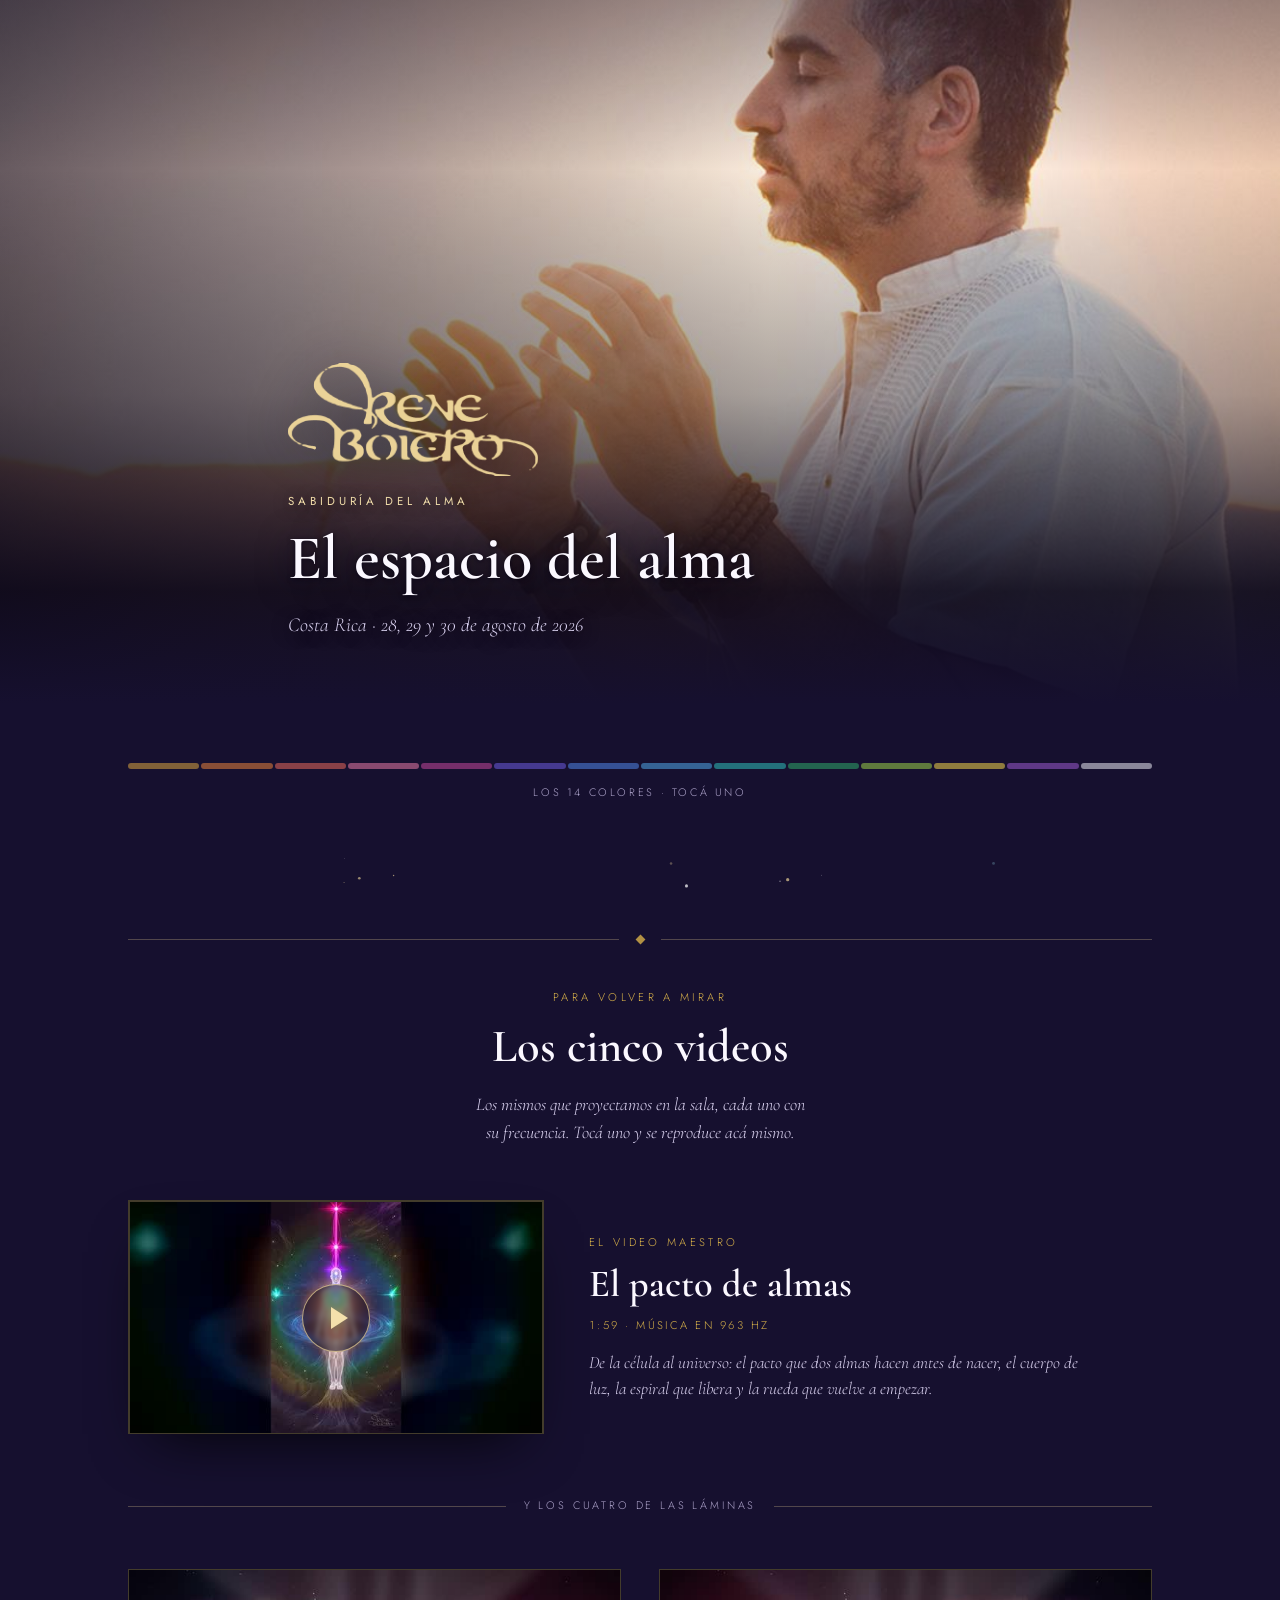
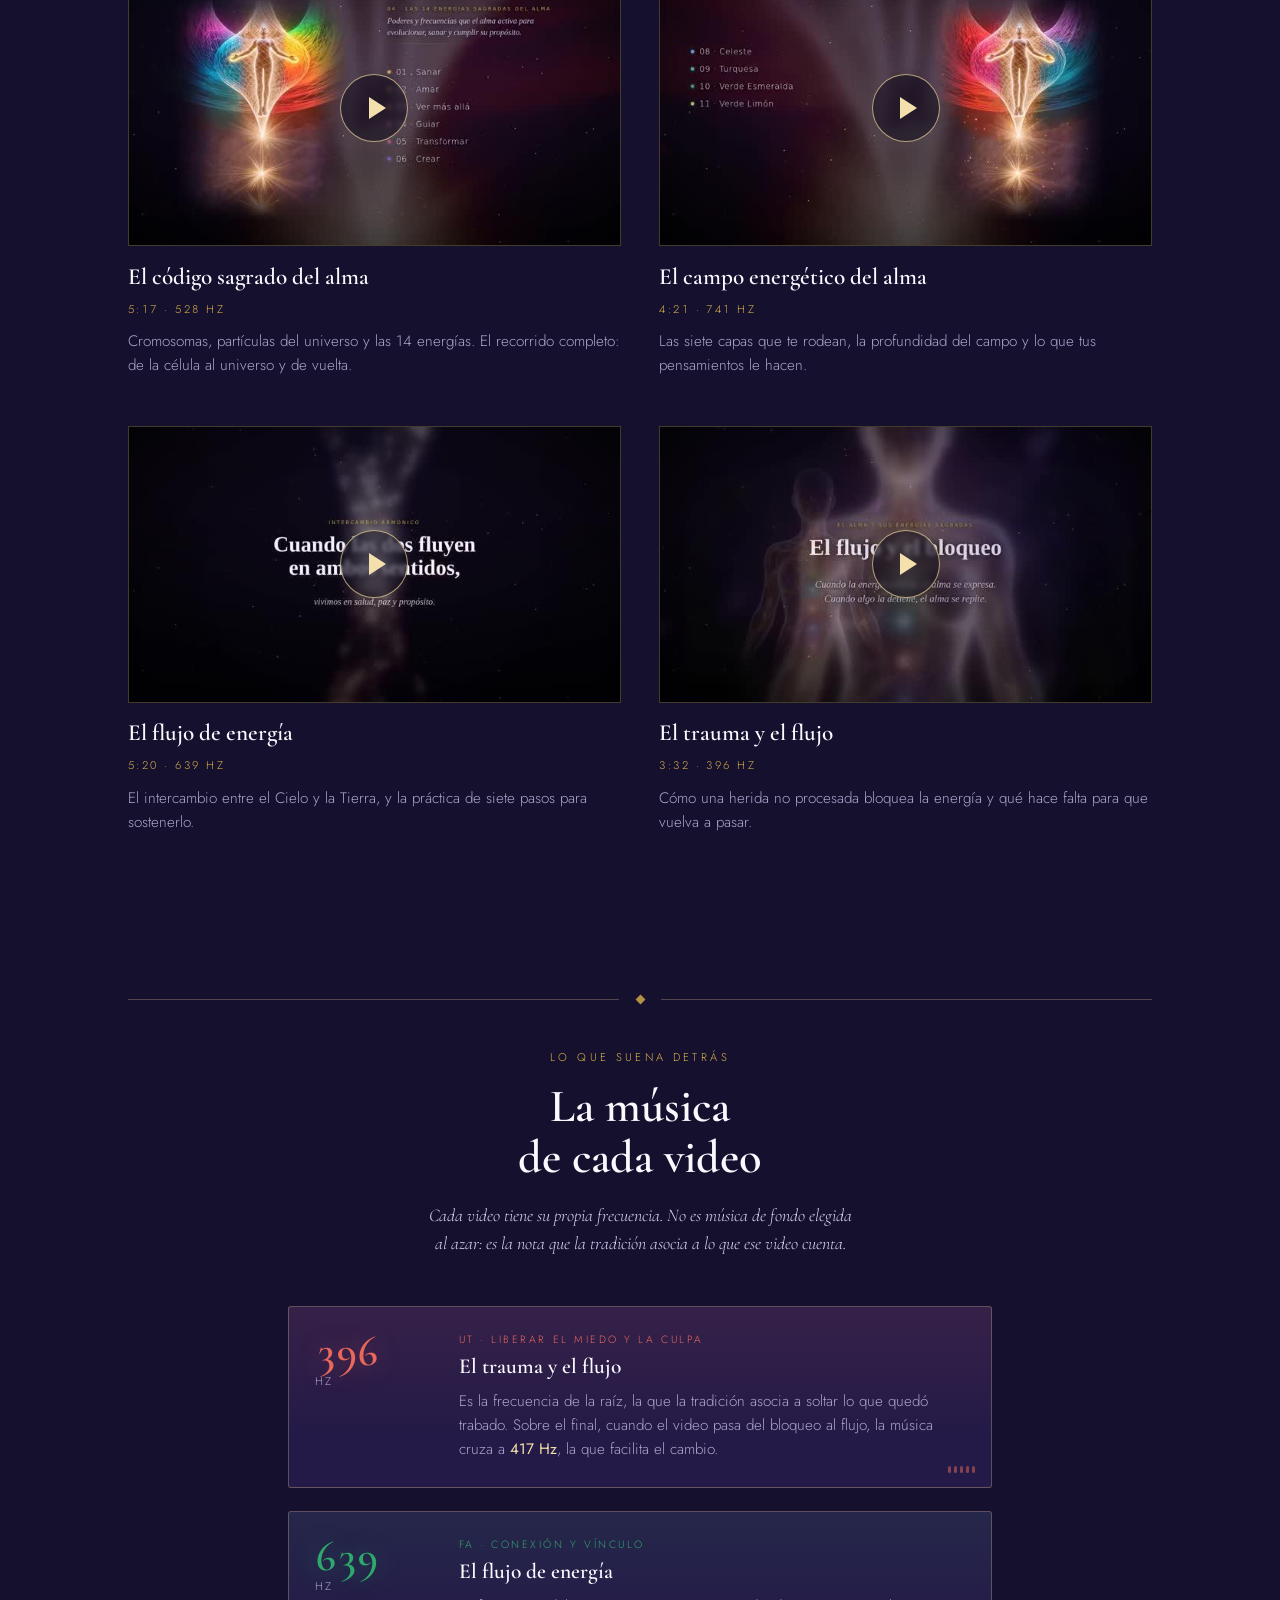
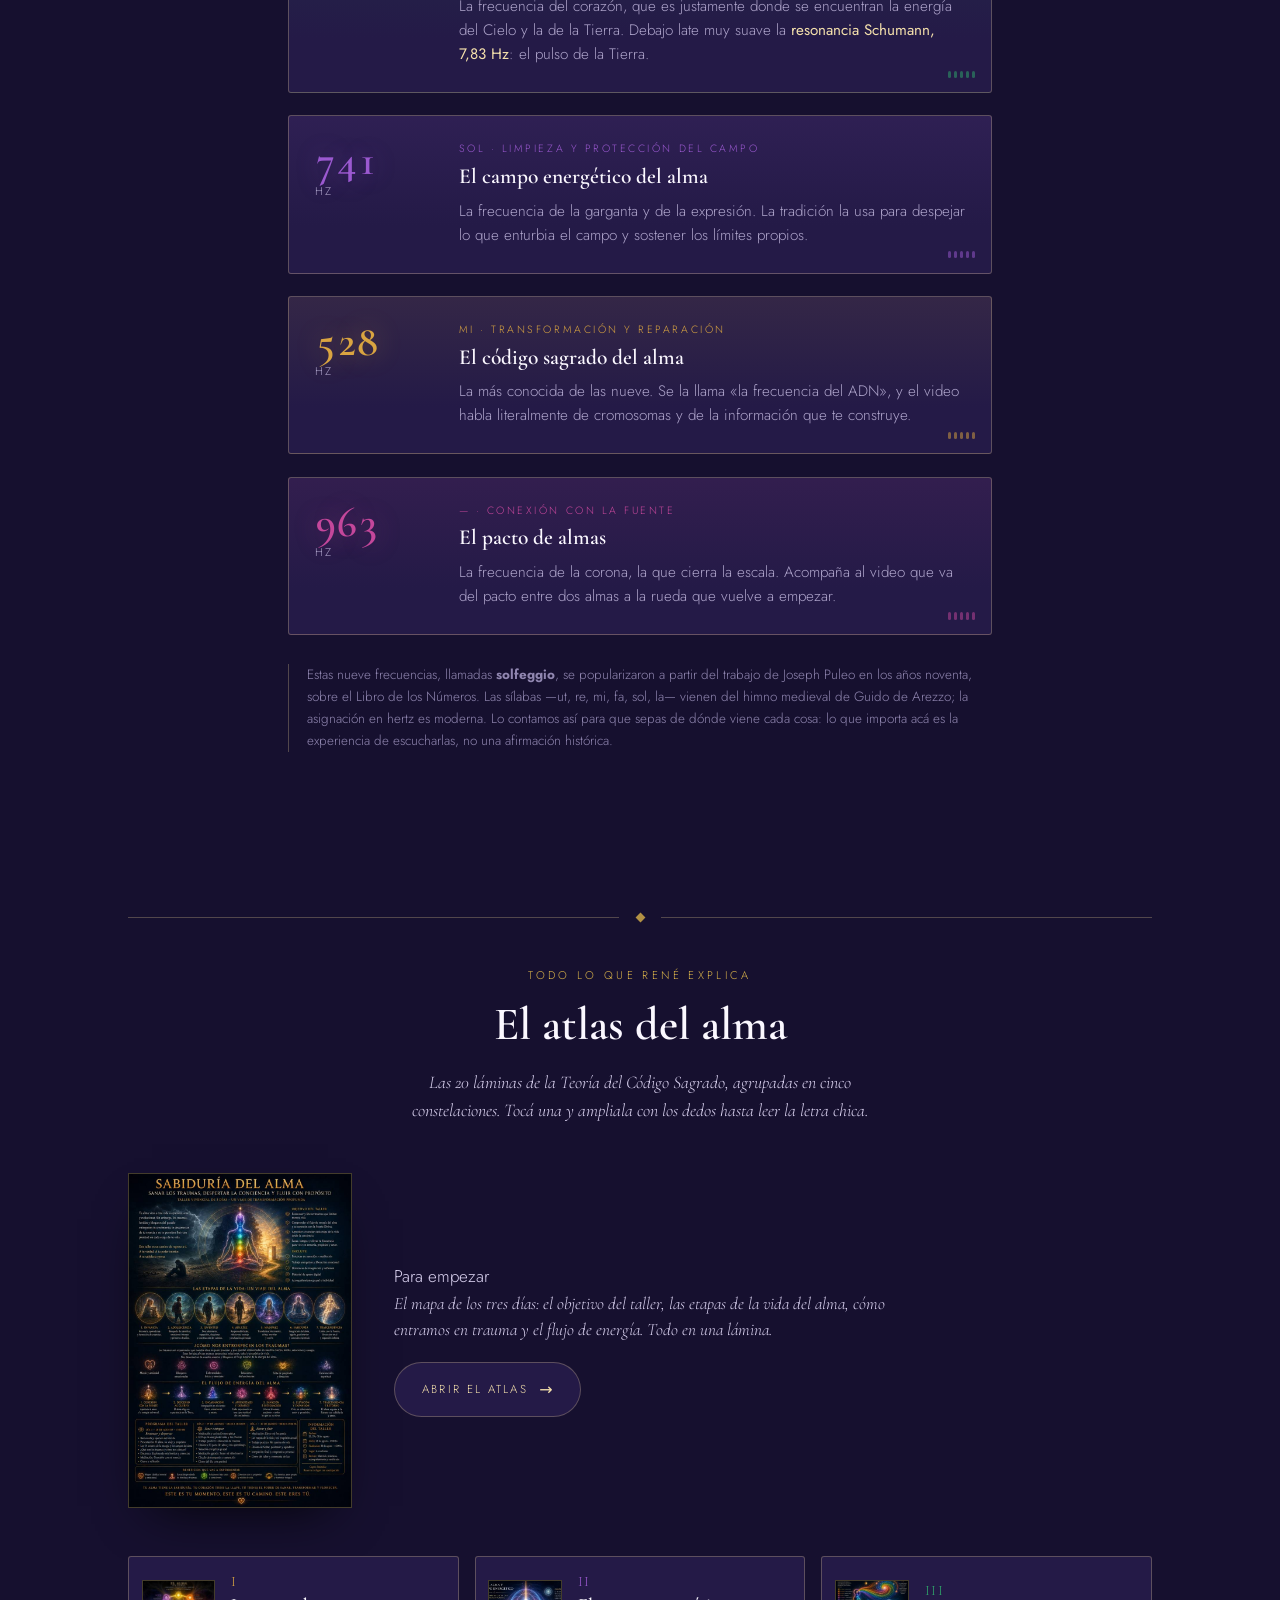
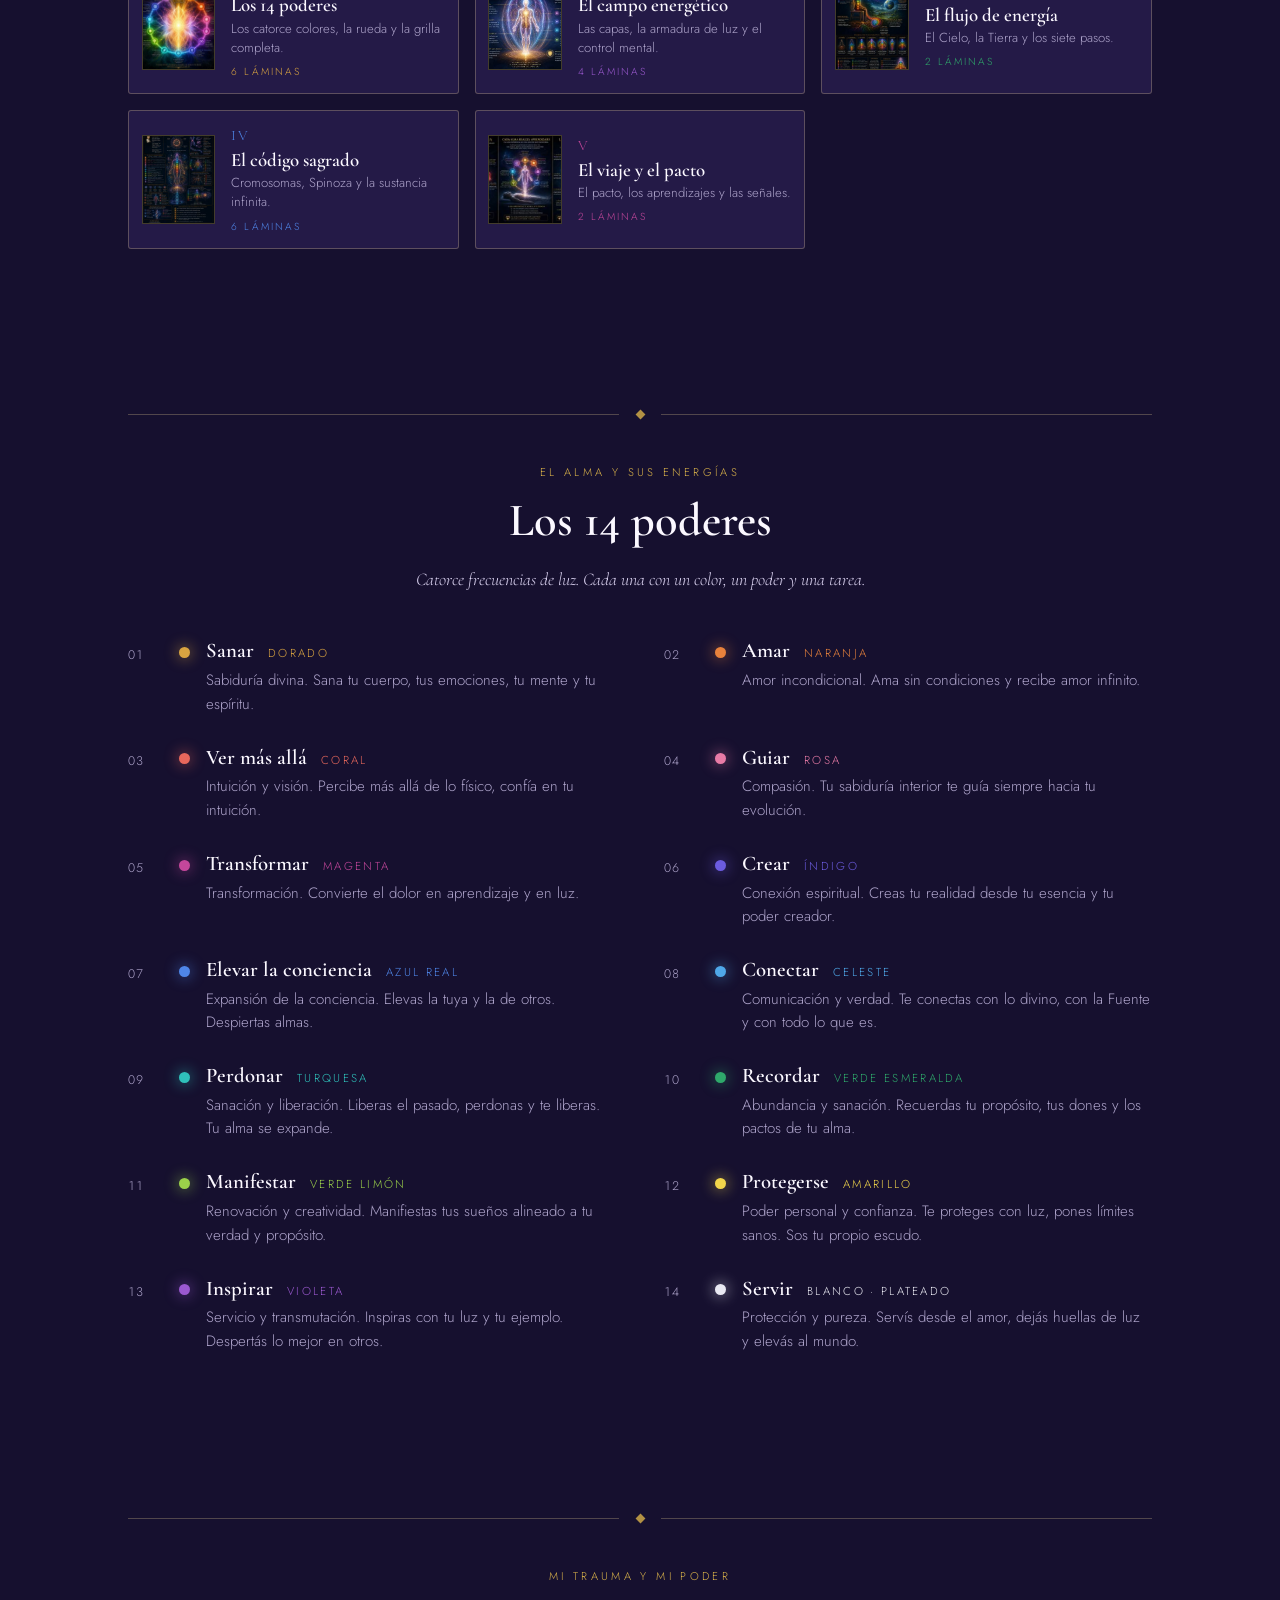
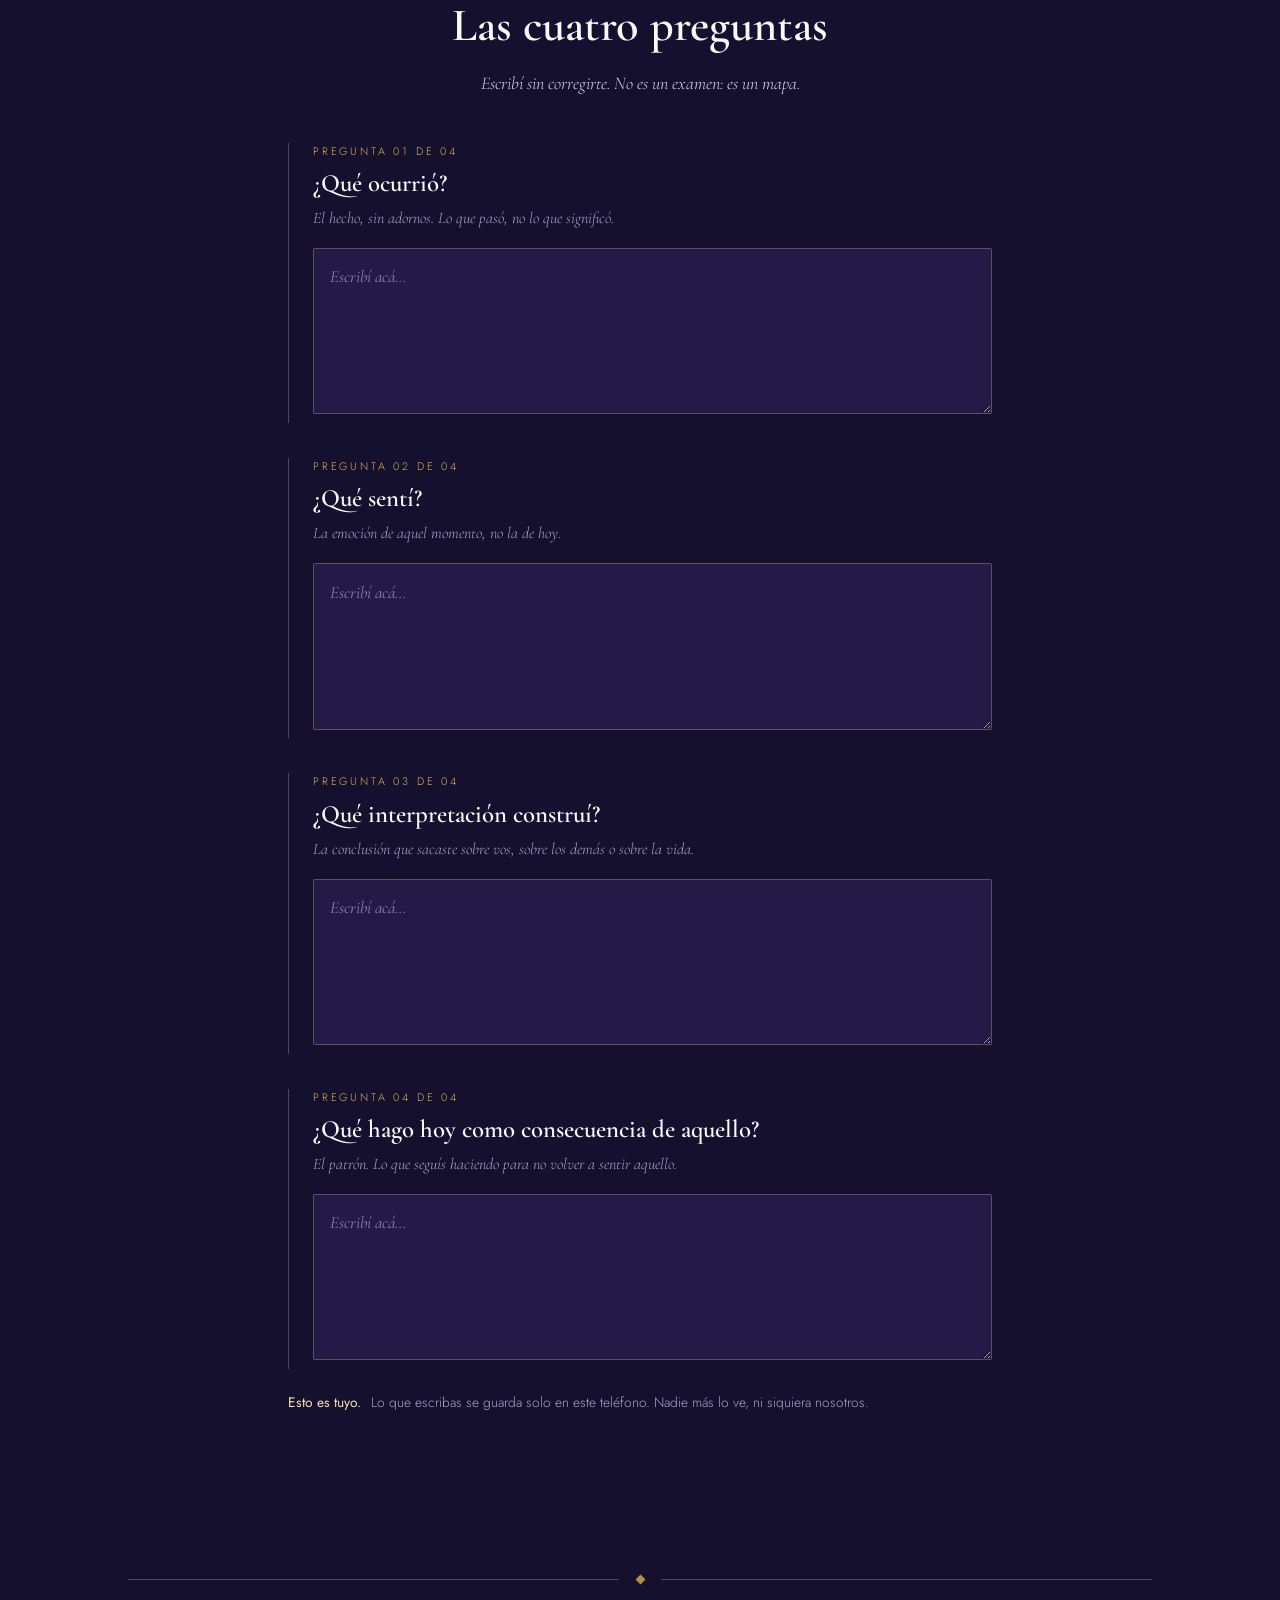
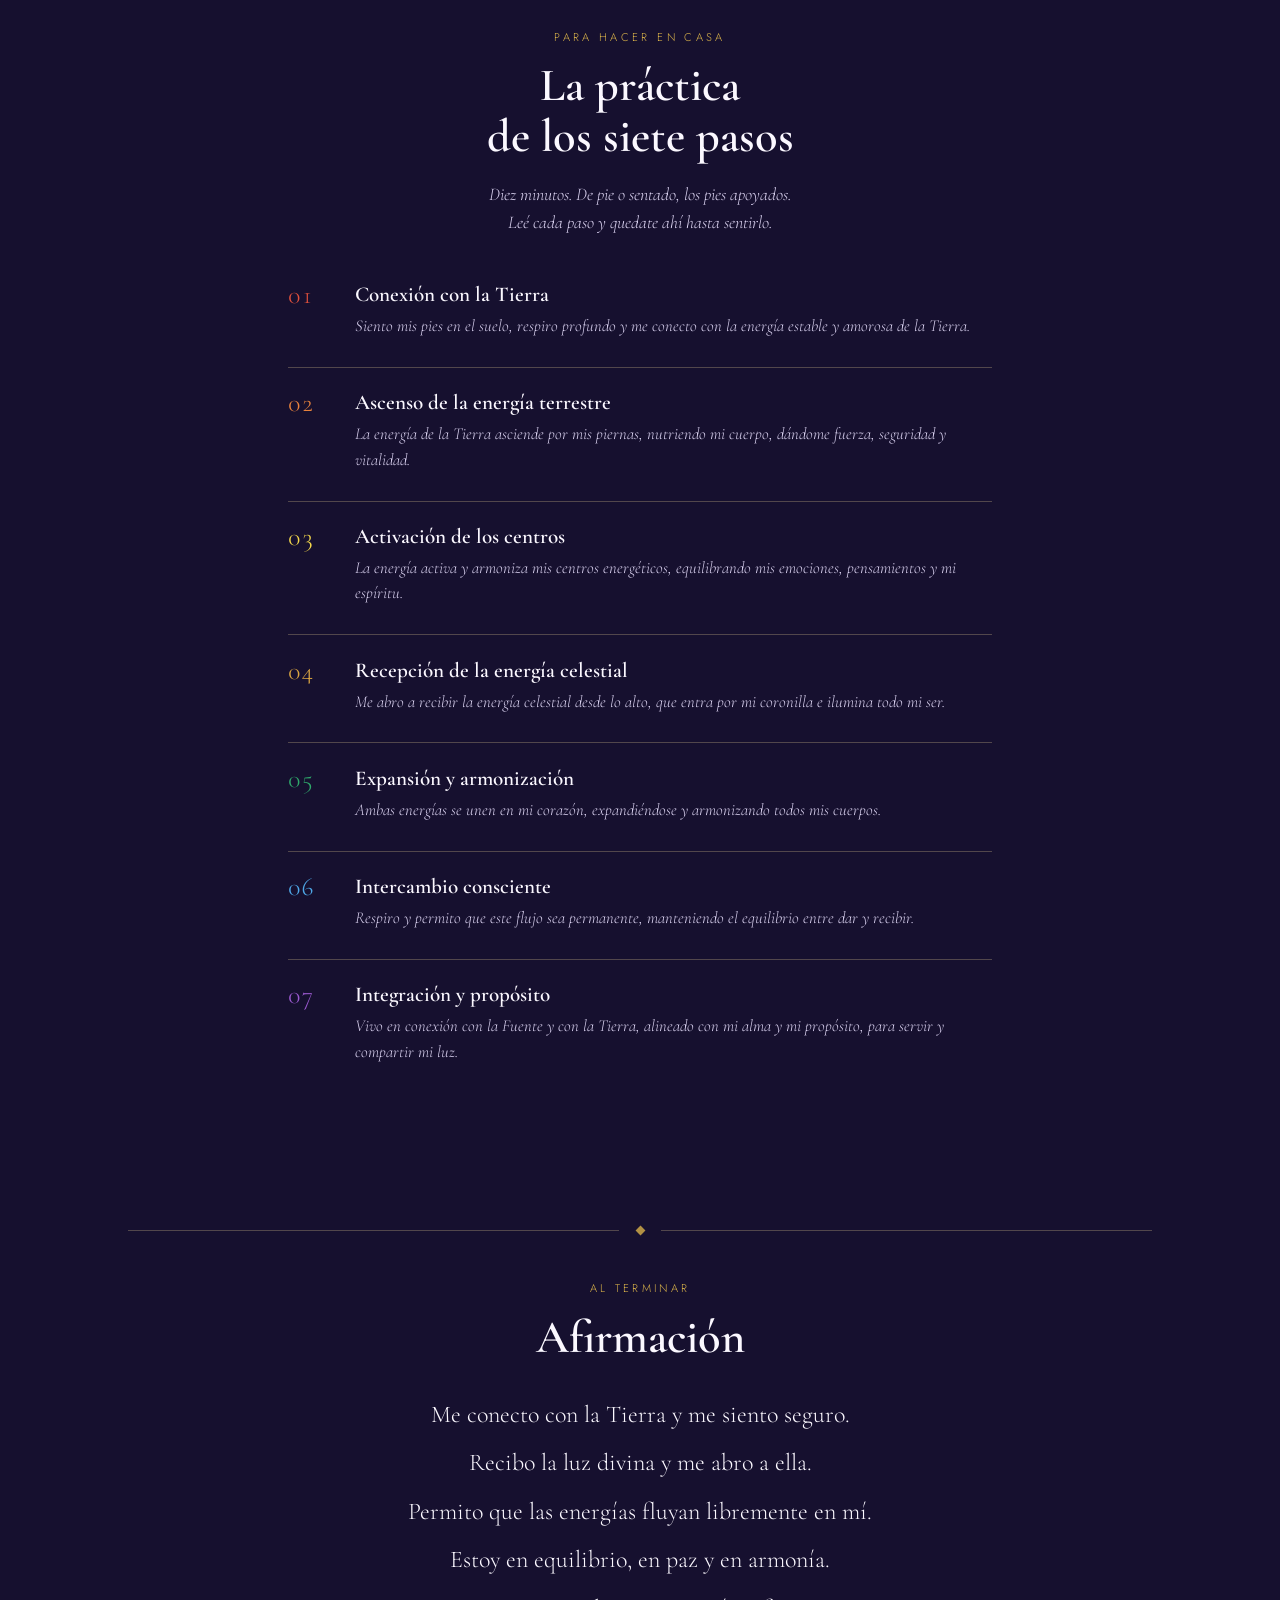
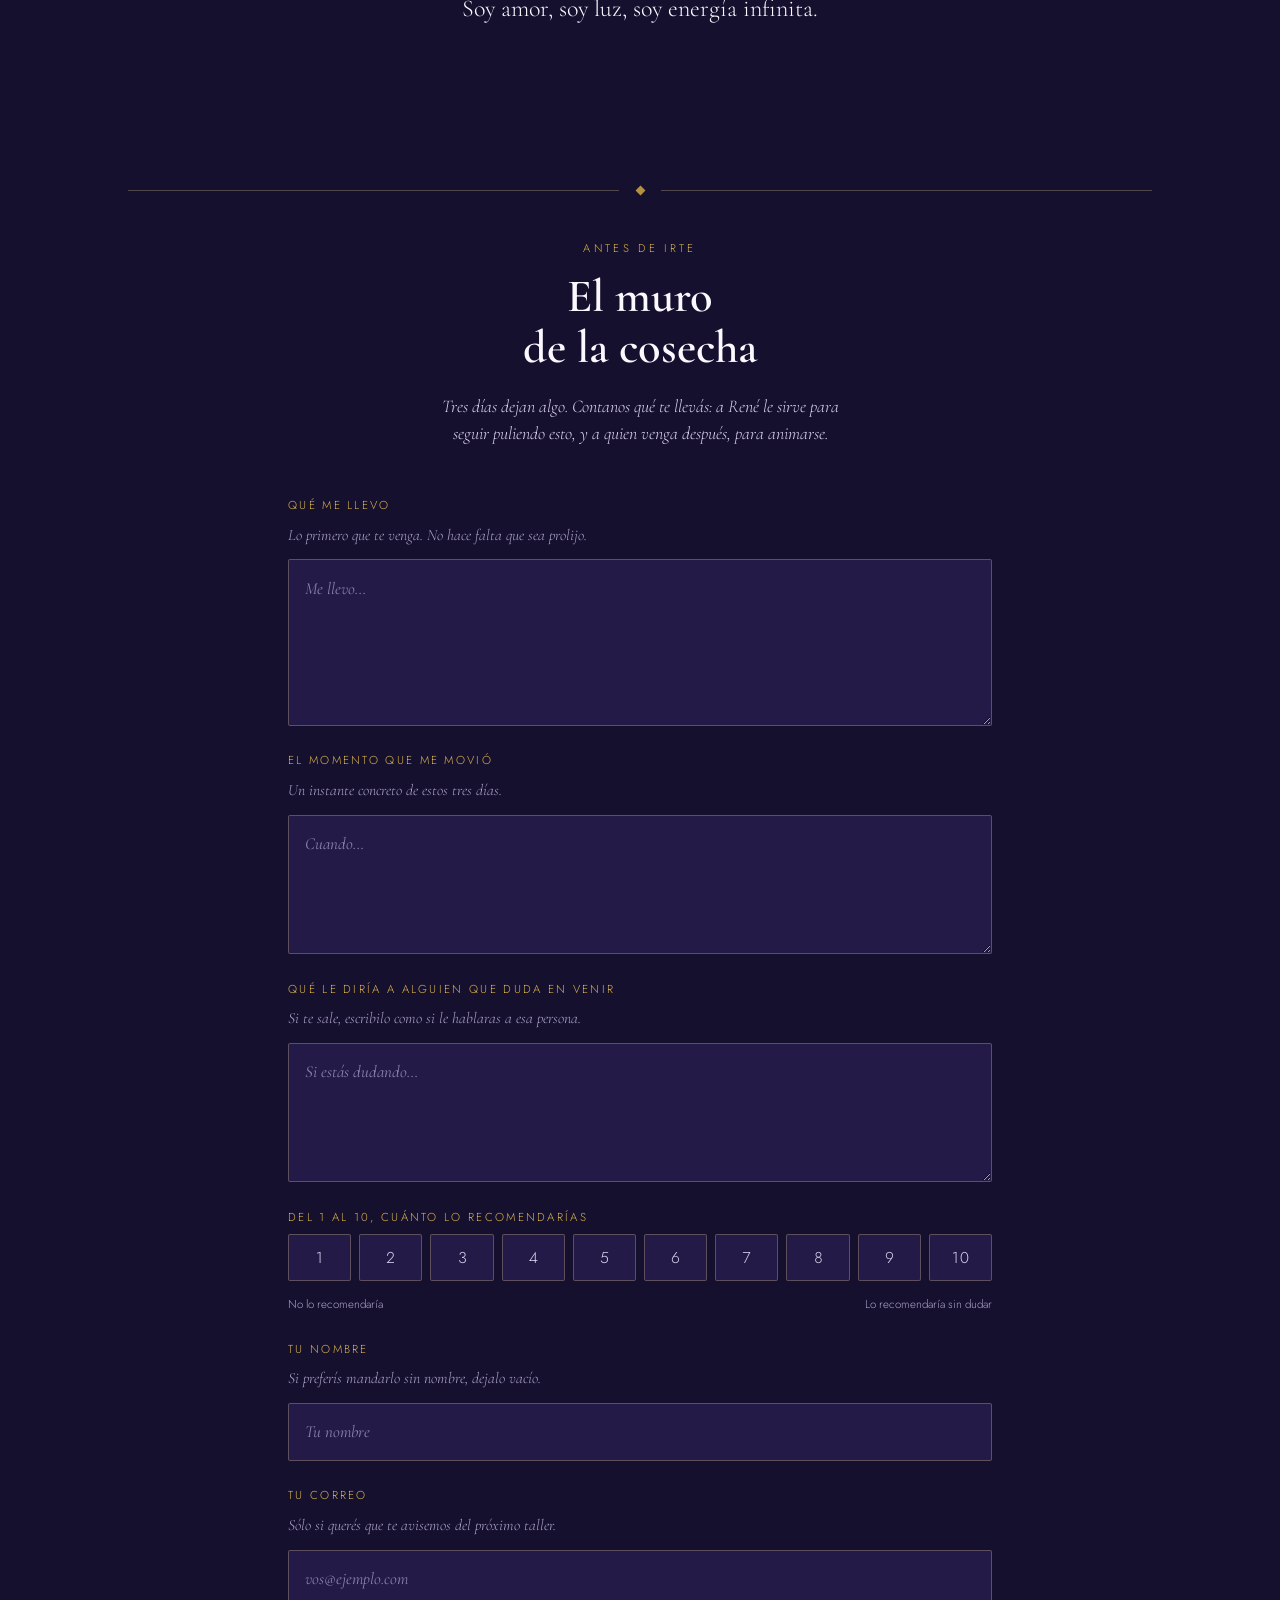
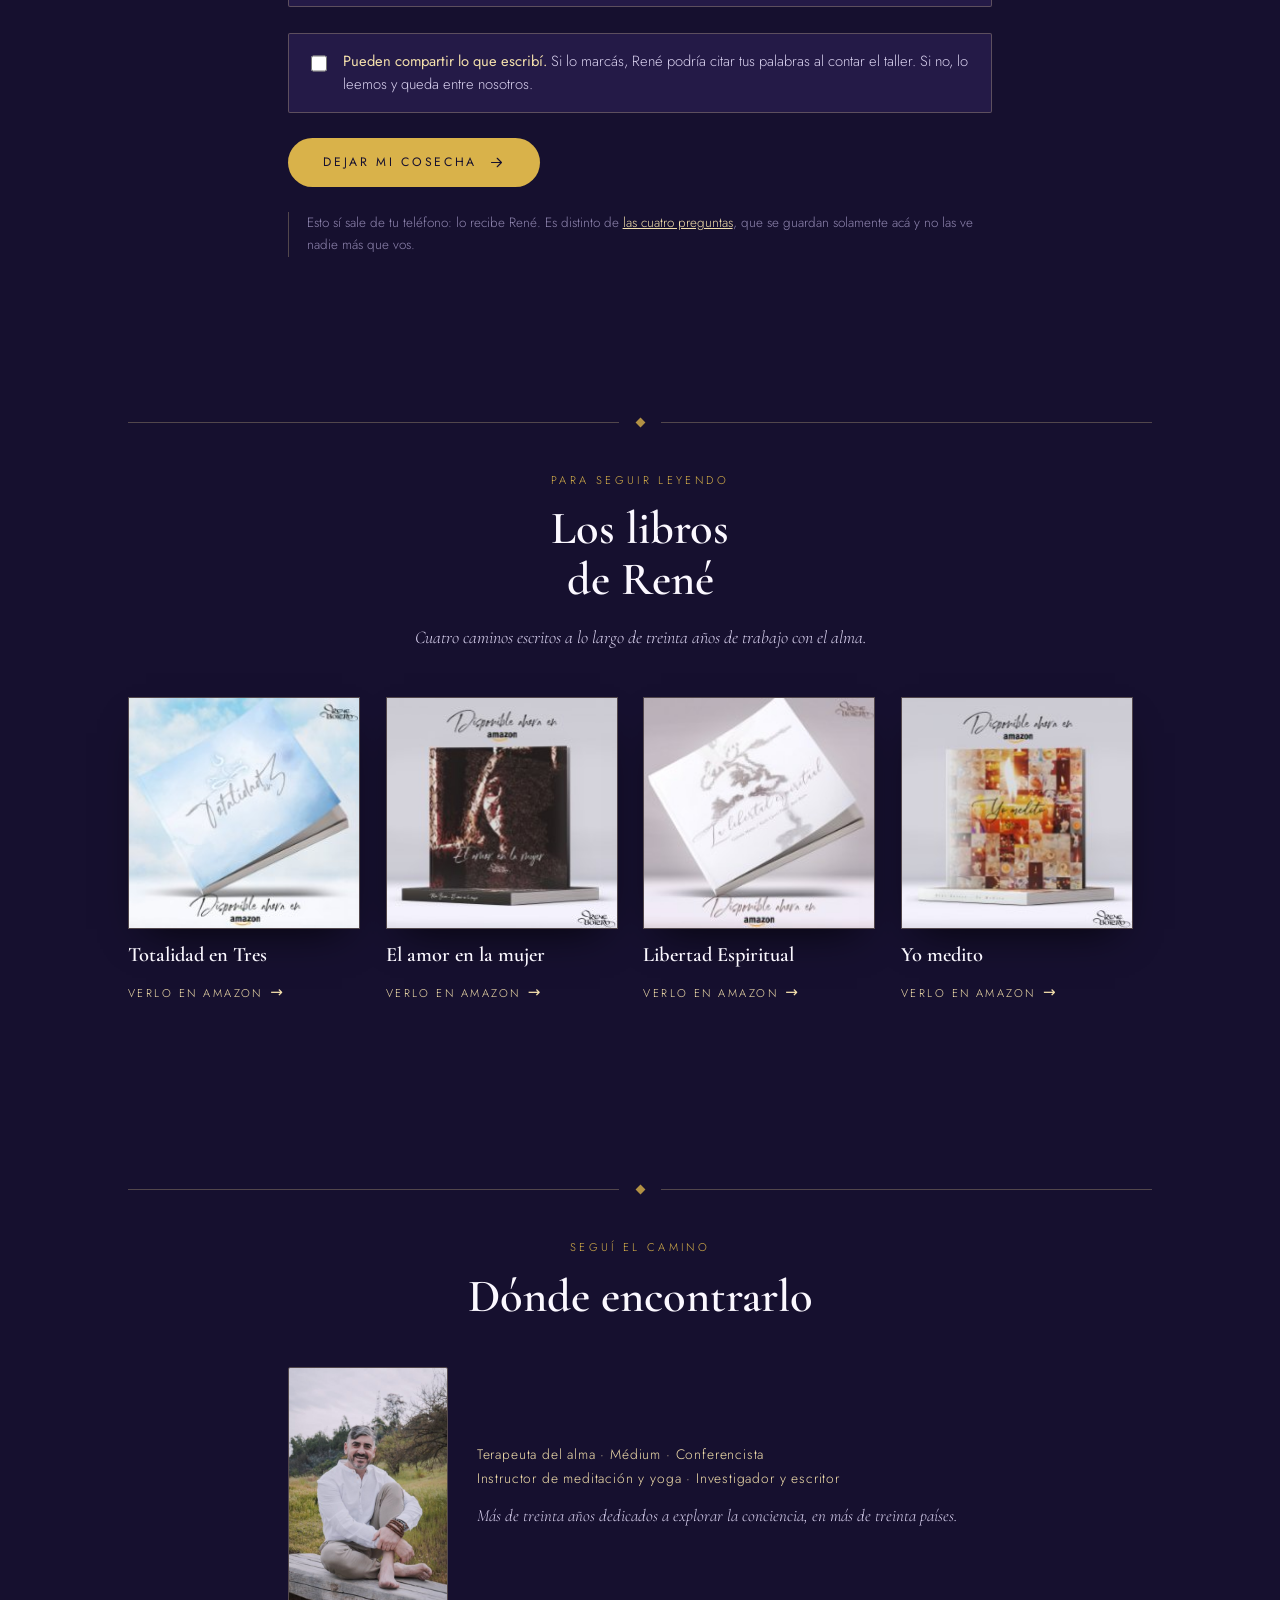
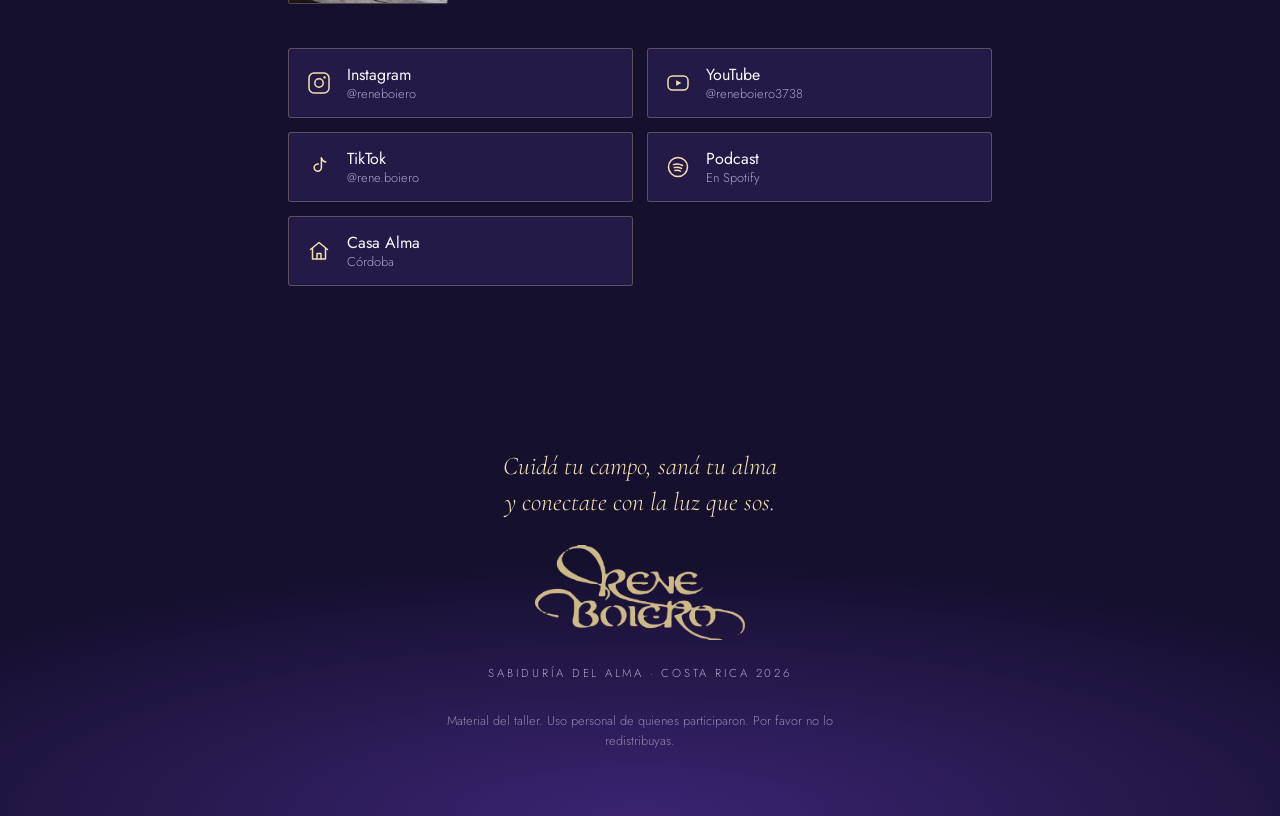
<file: index.html>
<!doctype html>
<html lang="es">
<head>
<meta charset="utf-8">
<meta name="viewport" content="width=device-width,initial-scale=1">
<title>El espacio del alma · Sabiduría del alma, Costa Rica 2026</title>
<meta name="description" content="Todo el material del taller de René Boiero: los cinco videos, las 20 láminas, los 14 poderes y la práctica de los siete pasos.">
<meta name="robots" content="noindex,nofollow">
<meta property="og:title" content="El espacio del alma · Sabiduría del alma, Costa Rica 2026">
<meta property="og:description" content="Todo el material del taller de René Boiero: los cinco videos, las 20 láminas, los 14 poderes y la práctica de los siete pasos.">
<meta property="og:type" content="website">
<meta property="og:image" content="img/hero.jpg">
<link rel="icon" href="img/icono.png">
<link rel="apple-touch-icon" href="img/icono.png">
<link rel="preconnect" href="https://fonts.googleapis.com">
<link rel="preconnect" href="https://fonts.gstatic.com" crossorigin>
<link rel="stylesheet" href="https://fonts.googleapis.com/css2?family=Cormorant+Garamond:ital,wght@0,400;0,600;1,400&family=Jost:wght@200;300;400;500&display=swap">
<link rel="stylesheet" href="css/alma.css?v=db56aa14">
</head>
<body>

<canvas id="cielo" aria-hidden="true"></canvas>

<header class="portada">
  <div class="hero">
    <img class="heroFoto" src="img/hero.jpg" alt="René Boiero" fetchpriority="high">
    <div class="heroVelo" aria-hidden="true"></div>
    <div class="env heroTexto">
      <img class="firma" src="img/logo.png" alt="René Boiero" width="250" height="112">
      <p class="marca">Sabiduría del alma</p>
      <h1>El espacio del alma</h1>
      <p class="donde">Costa Rica · 28, 29 y 30 de agosto de 2026</p>
    </div>
  </div>
  <nav class="cinta" aria-label="Los 14 poderes"><button class="tramo" style="--c:#D9A441" data-ir="p01" aria-label="Sanar · Dorado"><span></span></button><button class="tramo" style="--c:#E8823C" data-ir="p02" aria-label="Amar · Naranja"><span></span></button><button class="tramo" style="--c:#E8685C" data-ir="p03" aria-label="Ver más allá · Coral"><span></span></button><button class="tramo" style="--c:#E87BA6" data-ir="p04" aria-label="Guiar · Rosa"><span></span></button><button class="tramo" style="--c:#C4479B" data-ir="p05" aria-label="Transformar · Magenta"><span></span></button><button class="tramo" style="--c:#6C5CE0" data-ir="p06" aria-label="Crear · Índigo"><span></span></button><button class="tramo" style="--c:#4F86E8" data-ir="p07" aria-label="Elevar la conciencia · Azul Real"><span></span></button><button class="tramo" style="--c:#4FA8E8" data-ir="p08" aria-label="Conectar · Celeste"><span></span></button><button class="tramo" style="--c:#2FC0BA" data-ir="p09" aria-label="Perdonar · Turquesa"><span></span></button><button class="tramo" style="--c:#2FA96B" data-ir="p10" aria-label="Recordar · Verde Esmeralda"><span></span></button><button class="tramo" style="--c:#9BD14A" data-ir="p11" aria-label="Manifestar · Verde Limón"><span></span></button><button class="tramo" style="--c:#F2D64B" data-ir="p12" aria-label="Protegerse · Amarillo"><span></span></button><button class="tramo" style="--c:#9B59D0" data-ir="p13" aria-label="Inspirar · Violeta"><span></span></button><button class="tramo" style="--c:#E9E9F2" data-ir="p14" aria-label="Servir · Blanco · Plateado"><span></span></button></nav>
  <p class="leyenda">Los 14 colores · tocá uno</p>
</header>

<main>
  <section id="videos">
    <div class="regla"><i></i></div>
    <div class="env"><div class="titulo"><span class="ojo">Para volver a mirar</span>
      <h2>Los cinco videos</h2></div>
      <p class="entrada">Los mismos que proyectamos en la sala, cada uno con su
      frecuencia. Tocá uno y se reproduce acá mismo.</p></div>
    <div class="env-amplio">
      
      <div class="maestro">
        <div class="maestroMarco"><div class="marco" id="alma" data-yt="mUv2Fv13Ay8"
             data-titulo="El pacto de almas">
          <img src="img/pos-alma.jpg" alt="" loading="lazy" width="1280" height="720">
          <button class="jugar" type="button">
            <span class="sr">Reproducir El pacto de almas</span>
          </button>
        </div></div>
        <div class="maestroPie">
          <span class="ojo">El video maestro</span>
          <span class="maestroTit">El pacto de almas</span>
          <span class="dur">1:59 · música en 963 Hz</span>
          <span class="maestroDesc">De la célula al universo: el pacto que dos almas hacen antes de nacer, el cuerpo de luz, la espiral que libera y la rueda que vuelve a empezar.</span>
        </div>
      </div>
      <p class="separa">Y los cuatro de las láminas</p>
      <div class="piezas">
      <article class="pieza">
        <div class="marco" id="codigo" data-yt="fHCubWfbF18"
             data-titulo="El código sagrado del alma">
          <img src="img/pos-codigo.jpg" alt="" loading="lazy" width="1280" height="720">
          <button class="jugar" type="button">
            <span class="sr">Reproducir El código sagrado del alma</span>
          </button>
        </div>
        <div class="pie">
          <h3>El código sagrado del alma</h3>
          <p class="dur">5:17 · 528 Hz</p>
          <p class="desc">Cromosomas, partículas del universo y las 14 energías. El recorrido completo: de la célula al universo y de vuelta.</p>
        </div>
      </article>
      <article class="pieza">
        <div class="marco" id="campo" data-yt="as57bVd872E"
             data-titulo="El campo energético del alma">
          <img src="img/pos-campo.jpg" alt="" loading="lazy" width="1280" height="720">
          <button class="jugar" type="button">
            <span class="sr">Reproducir El campo energético del alma</span>
          </button>
        </div>
        <div class="pie">
          <h3>El campo energético del alma</h3>
          <p class="dur">4:21 · 741 Hz</p>
          <p class="desc">Las siete capas que te rodean, la profundidad del campo y lo que tus pensamientos le hacen.</p>
        </div>
      </article>
      <article class="pieza">
        <div class="marco" id="flujo" data-yt="DAlA99_SswA"
             data-titulo="El flujo de energía">
          <img src="img/pos-flujo.jpg" alt="" loading="lazy" width="1280" height="720">
          <button class="jugar" type="button">
            <span class="sr">Reproducir El flujo de energía</span>
          </button>
        </div>
        <div class="pie">
          <h3>El flujo de energía</h3>
          <p class="dur">5:20 · 639 Hz</p>
          <p class="desc">El intercambio entre el Cielo y la Tierra, y la práctica de siete pasos para sostenerlo.</p>
        </div>
      </article>
      <article class="pieza">
        <div class="marco" id="trauma" data-yt="BuE9UkJqnJ0"
             data-titulo="El trauma y el flujo">
          <img src="img/pos-trauma.jpg" alt="" loading="lazy" width="1280" height="720">
          <button class="jugar" type="button">
            <span class="sr">Reproducir El trauma y el flujo</span>
          </button>
        </div>
        <div class="pie">
          <h3>El trauma y el flujo</h3>
          <p class="dur">3:32 · 396 Hz</p>
          <p class="desc">Cómo una herida no procesada bloquea la energía y qué hace falta para que vuelva a pasar.</p>
        </div>
      </article></div>
    </div>
  </section>

  <section id="musica">
    <div class="regla"><i></i></div>
    <div class="env"><div class="titulo"><span class="ojo">Lo que suena detrás</span>
      <h2>La música<br>de cada video</h2></div>
      <p class="entrada">Cada video tiene su propia frecuencia. No es música de
      fondo elegida al azar: es la nota que la tradición asocia a lo que ese
      video cuenta.</p>
      <ol class="frecs">
      <li class="frec" style="--c:#E8685C">
        <span class="hz"><b>396</b><i>Hz</i></span>
        <div class="frecTxt">
          <span class="frecOjo">UT · Liberar el miedo y la culpa</span>
          <h3>El trauma y el flujo</h3>
          <p>Es la frecuencia de la raíz, la que la tradición asocia a soltar lo que quedó trabado. Sobre el final, cuando el video pasa del bloqueo al flujo, la música cruza a <b>417 Hz</b>, la que facilita el cambio.</p>
        </div>
        <span class="onda" aria-hidden="true">
          <span></span><span></span><span></span><span></span><span></span>
        </span>
      </li>
      <li class="frec" style="--c:#2FA96B">
        <span class="hz"><b>639</b><i>Hz</i></span>
        <div class="frecTxt">
          <span class="frecOjo">FA · Conexión y vínculo</span>
          <h3>El flujo de energía</h3>
          <p>La frecuencia del corazón, que es justamente donde se encuentran la energía del Cielo y la de la Tierra. Debajo late muy suave la <b>resonancia Schumann, 7,83 Hz</b>: el pulso de la Tierra.</p>
        </div>
        <span class="onda" aria-hidden="true">
          <span></span><span></span><span></span><span></span><span></span>
        </span>
      </li>
      <li class="frec" style="--c:#9B59D0">
        <span class="hz"><b>741</b><i>Hz</i></span>
        <div class="frecTxt">
          <span class="frecOjo">SOL · Limpieza y protección del campo</span>
          <h3>El campo energético del alma</h3>
          <p>La frecuencia de la garganta y de la expresión. La tradición la usa para despejar lo que enturbia el campo y sostener los límites propios.</p>
        </div>
        <span class="onda" aria-hidden="true">
          <span></span><span></span><span></span><span></span><span></span>
        </span>
      </li>
      <li class="frec" style="--c:#D9A441">
        <span class="hz"><b>528</b><i>Hz</i></span>
        <div class="frecTxt">
          <span class="frecOjo">MI · Transformación y reparación</span>
          <h3>El código sagrado del alma</h3>
          <p>La más conocida de las nueve. Se la llama «la frecuencia del ADN», y el video habla literalmente de cromosomas y de la información que te construye.</p>
        </div>
        <span class="onda" aria-hidden="true">
          <span></span><span></span><span></span><span></span><span></span>
        </span>
      </li>
      <li class="frec" style="--c:#C4479B">
        <span class="hz"><b>963</b><i>Hz</i></span>
        <div class="frecTxt">
          <span class="frecOjo">— · Conexión con la Fuente</span>
          <h3>El pacto de almas</h3>
          <p>La frecuencia de la corona, la que cierra la escala. Acompaña al video que va del pacto entre dos almas a la rueda que vuelve a empezar.</p>
        </div>
        <span class="onda" aria-hidden="true">
          <span></span><span></span><span></span><span></span><span></span>
        </span>
      </li></ol>
      <p class="salvedad">Estas nueve frecuencias, llamadas <b>solfeggio</b>, se
      popularizaron a partir del trabajo de Joseph Puleo en los años noventa,
      sobre el Libro de los Números. Las sílabas —ut, re, mi, fa, sol, la— vienen
      del himno medieval de Guido de Arezzo; la asignación en hertz es moderna.
      Lo contamos así para que sepas de dónde viene cada cosa: lo que importa
      acá es la experiencia de escucharlas, no una afirmación histórica.</p>
    </div>
  </section>

  <section id="atlas">
    <div class="regla"><i></i></div>
    <div class="env"><div class="titulo"><span class="ojo">Todo lo que René explica</span>
      <h2>El atlas del alma</h2></div>
      <p class="entrada">Las 20 láminas de la Teoría del Código Sagrado,
      agrupadas en cinco constelaciones. Tocá una y ampliala con los dedos
      hasta leer la letra chica.</p></div>
    <div class="env-amplio">
      <div class="atlasCabo">
        <a href="atlas.html">
          <img src="img/programa.jpg" alt="El mapa de los tres días" loading="lazy">
        </a>
        <div>
          <span class="ojo">Para empezar</span>
          <p>El mapa de los tres días: el objetivo del taller, las etapas de la vida
          del alma, cómo entramos en trauma y el flujo de energía. Todo en una lámina.</p>
          <a class="pildora" href="atlas.html">Abrir el atlas</a>
        </div>
      </div>
      <div class="consMalla">
        <a class="cons" href="atlas.html#cI" style="--c:#D9A441">
          <span class="consTapa"><img src="img/cons-poderes.jpg" alt="" loading="lazy"></span>
          <span class="consTxt">
            <span class="consRom">I</span>
            <b>Los 14 poderes</b><i>Los catorce colores, la rueda y la grilla completa.</i><em>6 láminas</em>
          </span>
        </a>
        <a class="cons" href="atlas.html#cII" style="--c:#9B59D0">
          <span class="consTapa"><img src="img/cons-campo.jpg" alt="" loading="lazy"></span>
          <span class="consTxt">
            <span class="consRom">II</span>
            <b>El campo energético</b><i>Las capas, la armadura de luz y el control mental.</i><em>4 láminas</em>
          </span>
        </a>
        <a class="cons" href="atlas.html#cIII" style="--c:#2FA96B">
          <span class="consTapa"><img src="img/cons-flujo.jpg" alt="" loading="lazy"></span>
          <span class="consTxt">
            <span class="consRom">III</span>
            <b>El flujo de energía</b><i>El Cielo, la Tierra y los siete pasos.</i><em>2 láminas</em>
          </span>
        </a>
        <a class="cons" href="atlas.html#cIV" style="--c:#4F86E8">
          <span class="consTapa"><img src="img/cons-codigo.jpg" alt="" loading="lazy"></span>
          <span class="consTxt">
            <span class="consRom">IV</span>
            <b>El código sagrado</b><i>Cromosomas, Spinoza y la sustancia infinita.</i><em>6 láminas</em>
          </span>
        </a>
        <a class="cons" href="atlas.html#cV" style="--c:#C4479B">
          <span class="consTapa"><img src="img/cons-viaje.jpg" alt="" loading="lazy"></span>
          <span class="consTxt">
            <span class="consRom">V</span>
            <b>El viaje y el pacto</b><i>El pacto, los aprendizajes y las señales.</i><em>2 láminas</em>
          </span>
        </a></div>
    </div>
  </section>

  <section id="poderes">
    <div class="regla"><i></i></div>
    <div class="env"><div class="titulo"><span class="ojo">El alma y sus energías</span>
      <h2>Los 14 poderes</h2></div>
      <p class="entrada">Catorce frecuencias de luz. Cada una con un color,
      un poder y una tarea.</p></div>
    <div class="env-amplio"><ol class="poderes">
      <li class="poder" id="p01" style="--c:#D9A441">
        <span class="num">01</span>
        <span class="punto"></span>
        <div>
          <h3>Sanar <em>Dorado</em></h3>
          <p>Sabiduría divina. Sana tu cuerpo, tus emociones, tu mente y tu espíritu.</p>
        </div>
      </li>
      <li class="poder" id="p02" style="--c:#E8823C">
        <span class="num">02</span>
        <span class="punto"></span>
        <div>
          <h3>Amar <em>Naranja</em></h3>
          <p>Amor incondicional. Ama sin condiciones y recibe amor infinito.</p>
        </div>
      </li>
      <li class="poder" id="p03" style="--c:#E8685C">
        <span class="num">03</span>
        <span class="punto"></span>
        <div>
          <h3>Ver más allá <em>Coral</em></h3>
          <p>Intuición y visión. Percibe más allá de lo físico, confía en tu intuición.</p>
        </div>
      </li>
      <li class="poder" id="p04" style="--c:#E87BA6">
        <span class="num">04</span>
        <span class="punto"></span>
        <div>
          <h3>Guiar <em>Rosa</em></h3>
          <p>Compasión. Tu sabiduría interior te guía siempre hacia tu evolución.</p>
        </div>
      </li>
      <li class="poder" id="p05" style="--c:#C4479B">
        <span class="num">05</span>
        <span class="punto"></span>
        <div>
          <h3>Transformar <em>Magenta</em></h3>
          <p>Transformación. Convierte el dolor en aprendizaje y en luz.</p>
        </div>
      </li>
      <li class="poder" id="p06" style="--c:#6C5CE0">
        <span class="num">06</span>
        <span class="punto"></span>
        <div>
          <h3>Crear <em>Índigo</em></h3>
          <p>Conexión espiritual. Creas tu realidad desde tu esencia y tu poder creador.</p>
        </div>
      </li>
      <li class="poder" id="p07" style="--c:#4F86E8">
        <span class="num">07</span>
        <span class="punto"></span>
        <div>
          <h3>Elevar la conciencia <em>Azul Real</em></h3>
          <p>Expansión de la conciencia. Elevas la tuya y la de otros. Despiertas almas.</p>
        </div>
      </li>
      <li class="poder" id="p08" style="--c:#4FA8E8">
        <span class="num">08</span>
        <span class="punto"></span>
        <div>
          <h3>Conectar <em>Celeste</em></h3>
          <p>Comunicación y verdad. Te conectas con lo divino, con la Fuente y con todo lo que es.</p>
        </div>
      </li>
      <li class="poder" id="p09" style="--c:#2FC0BA">
        <span class="num">09</span>
        <span class="punto"></span>
        <div>
          <h3>Perdonar <em>Turquesa</em></h3>
          <p>Sanación y liberación. Liberas el pasado, perdonas y te liberas. Tu alma se expande.</p>
        </div>
      </li>
      <li class="poder" id="p10" style="--c:#2FA96B">
        <span class="num">10</span>
        <span class="punto"></span>
        <div>
          <h3>Recordar <em>Verde Esmeralda</em></h3>
          <p>Abundancia y sanación. Recuerdas tu propósito, tus dones y los pactos de tu alma.</p>
        </div>
      </li>
      <li class="poder" id="p11" style="--c:#9BD14A">
        <span class="num">11</span>
        <span class="punto"></span>
        <div>
          <h3>Manifestar <em>Verde Limón</em></h3>
          <p>Renovación y creatividad. Manifiestas tus sueños alineado a tu verdad y propósito.</p>
        </div>
      </li>
      <li class="poder" id="p12" style="--c:#F2D64B">
        <span class="num">12</span>
        <span class="punto"></span>
        <div>
          <h3>Protegerse <em>Amarillo</em></h3>
          <p>Poder personal y confianza. Te proteges con luz, pones límites sanos. Sos tu propio escudo.</p>
        </div>
      </li>
      <li class="poder" id="p13" style="--c:#9B59D0">
        <span class="num">13</span>
        <span class="punto"></span>
        <div>
          <h3>Inspirar <em>Violeta</em></h3>
          <p>Servicio y transmutación. Inspiras con tu luz y tu ejemplo. Despertás lo mejor en otros.</p>
        </div>
      </li>
      <li class="poder" id="p14" style="--c:#E9E9F2">
        <span class="num">14</span>
        <span class="punto"></span>
        <div>
          <h3>Servir <em>Blanco · Plateado</em></h3>
          <p>Protección y pureza. Servís desde el amor, dejás huellas de luz y elevás al mundo.</p>
        </div>
      </li></ol></div>
  </section>

  <section id="preguntas">
    <div class="regla"><i></i></div>
    <div class="env">
      <div class="titulo"><span class="ojo">Mi trauma y mi poder</span>
        <h2>Las cuatro preguntas</h2></div>
      <p class="entrada">Escribí sin corregirte. No es un examen: es un mapa.</p>
      <ol class="preguntas">
      <li class="pregunta">
        <p class="orden">Pregunta 01 de 04</p>
        <h3>¿Qué ocurrió?</h3>
        <p class="ayuda">El hecho, sin adornos. Lo que pasó, no lo que significó.</p>
        <textarea id="q01" rows="5" placeholder="Escribí acá…" aria-label="¿Qué ocurrió?"></textarea>
      </li>
      <li class="pregunta">
        <p class="orden">Pregunta 02 de 04</p>
        <h3>¿Qué sentí?</h3>
        <p class="ayuda">La emoción de aquel momento, no la de hoy.</p>
        <textarea id="q02" rows="5" placeholder="Escribí acá…" aria-label="¿Qué sentí?"></textarea>
      </li>
      <li class="pregunta">
        <p class="orden">Pregunta 03 de 04</p>
        <h3>¿Qué interpretación construí?</h3>
        <p class="ayuda">La conclusión que sacaste sobre vos, sobre los demás o sobre la vida.</p>
        <textarea id="q03" rows="5" placeholder="Escribí acá…" aria-label="¿Qué interpretación construí?"></textarea>
      </li>
      <li class="pregunta">
        <p class="orden">Pregunta 04 de 04</p>
        <h3>¿Qué hago hoy como consecuencia de aquello?</h3>
        <p class="ayuda">El patrón. Lo que seguís haciendo para no volver a sentir aquello.</p>
        <textarea id="q04" rows="5" placeholder="Escribí acá…" aria-label="¿Qué hago hoy como consecuencia de aquello?"></textarea>
      </li></ol>
      <p class="aviso"><b>Esto es tuyo.</b> Lo que escribas se guarda solo en este
      teléfono. Nadie más lo ve, ni siquiera nosotros.</p>
    </div>
  </section>

  <section id="practica">
    <div class="regla"><i></i></div>
    <div class="env">
      <div class="titulo"><span class="ojo">Para hacer en casa</span>
        <h2>La práctica<br>de los siete pasos</h2></div>
      <p class="entrada">Diez minutos. De pie o sentado, los pies apoyados.
      Leé cada paso y quedate ahí hasta sentirlo.</p>
      <ol class="pasos">
      <li class="paso" style="--c:#E0503C">
        <span class="num">01</span>
        <div><h3>Conexión con la Tierra</h3><p>Siento mis pies en el suelo, respiro profundo y me conecto con la energía estable y amorosa de la Tierra.</p></div>
      </li>
      <li class="paso" style="--c:#E8823C">
        <span class="num">02</span>
        <div><h3>Ascenso de la energía terrestre</h3><p>La energía de la Tierra asciende por mis piernas, nutriendo mi cuerpo, dándome fuerza, seguridad y vitalidad.</p></div>
      </li>
      <li class="paso" style="--c:#F2D64B">
        <span class="num">03</span>
        <div><h3>Activación de los centros</h3><p>La energía activa y armoniza mis centros energéticos, equilibrando mis emociones, pensamientos y mi espíritu.</p></div>
      </li>
      <li class="paso" style="--c:#D9A441">
        <span class="num">04</span>
        <div><h3>Recepción de la energía celestial</h3><p>Me abro a recibir la energía celestial desde lo alto, que entra por mi coronilla e ilumina todo mi ser.</p></div>
      </li>
      <li class="paso" style="--c:#2FA96B">
        <span class="num">05</span>
        <div><h3>Expansión y armonización</h3><p>Ambas energías se unen en mi corazón, expandiéndose y armonizando todos mis cuerpos.</p></div>
      </li>
      <li class="paso" style="--c:#4FA8E8">
        <span class="num">06</span>
        <div><h3>Intercambio consciente</h3><p>Respiro y permito que este flujo sea permanente, manteniendo el equilibrio entre dar y recibir.</p></div>
      </li>
      <li class="paso" style="--c:#9B59D0">
        <span class="num">07</span>
        <div><h3>Integración y propósito</h3><p>Vivo en conexión con la Fuente y con la Tierra, alineado con mi alma y mi propósito, para servir y compartir mi luz.</p></div>
      </li></ol>
    </div>
  </section>

  <section id="afirmacion">
    <div class="regla"><i></i></div>
    <div class="env">
      <div class="titulo"><span class="ojo">Al terminar</span><h2>Afirmación</h2></div>
      <ul class="afirmacion"><li>Me conecto con la Tierra y me siento seguro.</li><li>Recibo la luz divina y me abro a ella.</li><li>Permito que las energías fluyan libremente en mí.</li><li>Estoy en equilibrio, en paz y en armonía.</li><li>Soy amor, soy luz, soy energía infinita.</li></ul>
    </div>
  </section>

  <section id="cosecha">
    <div class="regla"><i></i></div>
    <div class="env">
      <div class="titulo"><span class="ojo">Antes de irte</span>
        <h2>El muro<br>de la cosecha</h2></div>
      <p class="entrada">Tres días dejan algo. Contanos qué te llevás: a René le
      sirve para seguir puliendo esto, y a quien venga después, para animarse.</p>
      
      <form id="muroCosecha" class="muro" name="cosecha" method="POST"
            action="/gracias.html" data-netlify="true"
            data-netlify-honeypot="bot-field">
        <input type="hidden" name="form-name" value="cosecha">
        <p class="oculto">
          <label>No completes esto si sos una persona:
            <input name="bot-field"></label>
        </p>

        <div class="campo">
          <label for="llevo">Qué me llevo</label>
          <p class="pie">Lo primero que te venga. No hace falta que sea prolijo.</p>
          <textarea id="llevo" name="que_me_llevo" rows="5" required
            placeholder="Me llevo…"></textarea>
        </div>

        <div class="campo">
          <label for="momento">El momento que me movió</label>
          <p class="pie">Un instante concreto de estos tres días.</p>
          <textarea id="momento" name="momento" rows="4"
            placeholder="Cuando…"></textarea>
        </div>

        <div class="campo">
          <label for="duda">Qué le diría a alguien que duda en venir</label>
          <p class="pie">Si te sale, escribilo como si le hablaras a esa persona.</p>
          <textarea id="duda" name="a_quien_duda" rows="4"
            placeholder="Si estás dudando…"></textarea>
        </div>

        <div class="campo">
          <label>Del 1 al 10, cuánto lo recomendarías</label>
          <div class="notas"><input type="radio" id="n1" name="recomendacion" value="1"><label for="n1">1</label><input type="radio" id="n2" name="recomendacion" value="2"><label for="n2">2</label><input type="radio" id="n3" name="recomendacion" value="3"><label for="n3">3</label><input type="radio" id="n4" name="recomendacion" value="4"><label for="n4">4</label><input type="radio" id="n5" name="recomendacion" value="5"><label for="n5">5</label><input type="radio" id="n6" name="recomendacion" value="6"><label for="n6">6</label><input type="radio" id="n7" name="recomendacion" value="7"><label for="n7">7</label><input type="radio" id="n8" name="recomendacion" value="8"><label for="n8">8</label><input type="radio" id="n9" name="recomendacion" value="9"><label for="n9">9</label><input type="radio" id="n10" name="recomendacion" value="10"><label for="n10">10</label></div>
          <div class="escala"><span>No lo recomendaría</span><span>Lo recomendaría sin dudar</span></div>
        </div>

        <div class="campo">
          <label for="nombre">Tu nombre</label>
          <p class="pie">Si preferís mandarlo sin nombre, dejalo vacío.</p>
          <input type="text" id="nombre" name="nombre" placeholder="Tu nombre">
        </div>

        <div class="campo">
          <label for="correo">Tu correo</label>
          <p class="pie">Sólo si querés que te avisemos del próximo taller.</p>
          <input type="email" id="correo" name="correo" placeholder="vos@ejemplo.com">
        </div>

        <label class="permiso">
          <input type="checkbox" name="permiso" value="si">
          <span><b>Pueden compartir lo que escribí.</b> Si lo marcás, René podría
          citar tus palabras al contar el taller. Si no, lo leemos y queda entre
          nosotros.</span>
        </label>

        <button class="enviar" type="submit">Dejar mi cosecha <svg viewBox="0 0 24 24" fill="none" stroke="currentColor" stroke-width="1.6" stroke-linecap="round" stroke-linejoin="round" aria-hidden="true"><path d="M5 12h14M13 6l6 6-6 6"/></svg></button>

        <p class="reparo">Esto sí sale de tu teléfono: lo recibe René. Es distinto
        de <a href="#preguntas" style="color:var(--ambar)">las cuatro preguntas</a>,
        que se guardan solamente acá y no las ve nadie más que vos.</p>
      </form>
    </div>
  </section>

  <section id="libros">
    <div class="regla"><i></i></div>
    <div class="env"><div class="titulo"><span class="ojo">Para seguir leyendo</span>
      <h2>Los libros<br>de René</h2></div>
      <p class="entrada">Cuatro caminos escritos a lo largo de treinta años
      de trabajo con el alma.</p></div>
    <div class="estante-caja"><div class="estante">
        <a class="libro" href="https://www.amazon.com/dp/B08HHG5XQQ/ref=cm_sw_r_wa_awdb_067N11R9QKF9KXSM08T6" target="_blank" rel="noopener">
          <span class="tapa"><img src="img/libro-totalidad.jpg" alt="Totalidad en Tres" loading="lazy"></span>
          <span class="rotulo">Totalidad en Tres</span>
          <span class="comprar">Verlo en Amazon</span>
        </a>
        <a class="libro" href="https://www.amazon.com/-/es/Ren%C3%A9-Boiero-ebook/dp/B09DNYNM9Z/" target="_blank" rel="noopener">
          <span class="tapa"><img src="img/libro-amor.jpg" alt="El amor en la mujer" loading="lazy"></span>
          <span class="rotulo">El amor en la mujer</span>
          <span class="comprar">Verlo en Amazon</span>
        </a>
        <a class="libro" href="https://www.amazon.com/-/es/Ren%C3%A9-Boiero-ebook/dp/B09P8YR3Q9/" target="_blank" rel="noopener">
          <span class="tapa"><img src="img/libro-libertad.jpg" alt="Libertad Espiritual" loading="lazy"></span>
          <span class="rotulo">Libertad Espiritual</span>
          <span class="comprar">Verlo en Amazon</span>
        </a>
        <a class="libro" href="https://www.amazon.com/-/es/Ren%C3%A9-Boiero-ebook/dp/B09NRXM88R/" target="_blank" rel="noopener">
          <span class="tapa"><img src="img/libro-medito.jpg" alt="Yo medito" loading="lazy"></span>
          <span class="rotulo">Yo medito</span>
          <span class="comprar">Verlo en Amazon</span>
        </a></div></div>
    <p class="deslizar">Deslizá para ver los cuatro</p>
  </section>

  <section id="redes">
    <div class="regla"><i></i></div>
    <div class="env"><div class="titulo"><span class="ojo">Seguí el camino</span>
      <h2>Dónde encontrarlo</h2></div>
      <div class="ficha">
        <img src="img/retrato.jpg" alt="René Boiero" loading="lazy">
        <div>
          <p class="oficio">Terapeuta del alma · Médium · Conferencista<br>
            Instructor de meditación y yoga · Investigador y escritor</p>
          <p class="bio">Más de treinta años dedicados a explorar la conciencia,
            en más de treinta países.</p>
        </div>
      </div>
      <div class="redes">
        <a class="red" href="https://www.instagram.com/reneboiero/" target="_blank" rel="noopener">
          <svg viewBox="0 0 24 24" fill="none" stroke="currentColor" stroke-width="1.5"
               stroke-linecap="round" stroke-linejoin="round" aria-hidden="true"><path d='M7 2h10a5 5 0 0 1 5 5v10a5 5 0 0 1-5 5H7a5 5 0 0 1-5-5V7a5 5 0 0 1 5-5Z'/><circle cx='12' cy='12' r='4.2'/><circle cx='17.6' cy='6.4' r='1.2' fill='currentColor' stroke='none'/></svg>
          <span><b>Instagram</b><i>@reneboiero</i></span>
        </a>
        <a class="red" href="https://www.youtube.com/@reneboiero3738/videos" target="_blank" rel="noopener">
          <svg viewBox="0 0 24 24" fill="none" stroke="currentColor" stroke-width="1.5"
               stroke-linecap="round" stroke-linejoin="round" aria-hidden="true"><rect x='2' y='5' width='20' height='14' rx='4.5'/><path d='M10.2 9.2v5.6L15.4 12z' fill='currentColor' stroke='none'/></svg>
          <span><b>YouTube</b><i>@reneboiero3738</i></span>
        </a>
        <a class="red" href="https://www.tiktok.com/@rene.boiero" target="_blank" rel="noopener">
          <svg viewBox="0 0 24 24" fill="none" stroke="currentColor" stroke-width="1.5"
               stroke-linecap="round" stroke-linejoin="round" aria-hidden="true"><path d='M14.4 3v9.6a3.6 3.6 0 1 1-3.1-3.56'/><path d='M14.4 3c.5 2.2 2 3.6 4.3 3.9'/></svg>
          <span><b>TikTok</b><i>@rene.boiero</i></span>
        </a>
        <a class="red" href="https://podcasters.spotify.com/pod/show/rene-boiero" target="_blank" rel="noopener">
          <svg viewBox="0 0 24 24" fill="none" stroke="currentColor" stroke-width="1.5"
               stroke-linecap="round" stroke-linejoin="round" aria-hidden="true"><circle cx='12' cy='12' r='9.5'/><path d='M7.4 9.6c3-.9 6.4-.6 9.2.9'/><path d='M8.2 12.6c2.4-.7 5-.4 7.3.8'/><path d='M9 15.5c1.8-.5 3.7-.3 5.4.6'/></svg>
          <span><b>Podcast</b><i>En Spotify</i></span>
        </a>
        <a class="red" href="https://www.instagram.com/casaalma.cordoba/" target="_blank" rel="noopener">
          <svg viewBox="0 0 24 24" fill="none" stroke="currentColor" stroke-width="1.5"
               stroke-linecap="round" stroke-linejoin="round" aria-hidden="true"><path d='M3.5 10.5 12 3.5l8.5 7'/><path d='M5.5 9.6V20h13V9.6'/><path d='M10 20v-5.4h4V20'/></svg>
          <span><b>Casa Alma</b><i>Córdoba</i></span>
        </a></div>
    </div>
  </section>
</main>

<footer>
  <div class="env">
    <p class="frase">Cuidá tu campo, saná tu alma<br>y conectate con la luz que sos.</p>
    <img class="rubrica" src="img/logo.png" alt="René Boiero" loading="lazy">
    <p class="creditos">Sabiduría del alma · Costa Rica 2026</p>
    <p class="reserva">Material del taller. Uso personal de quienes participaron.
    Por favor no lo redistribuyas.</p>
  </div>
</footer>

<script src="js/alma.js?v=a26e5ff2"></script>
</body>
</html>
</file>
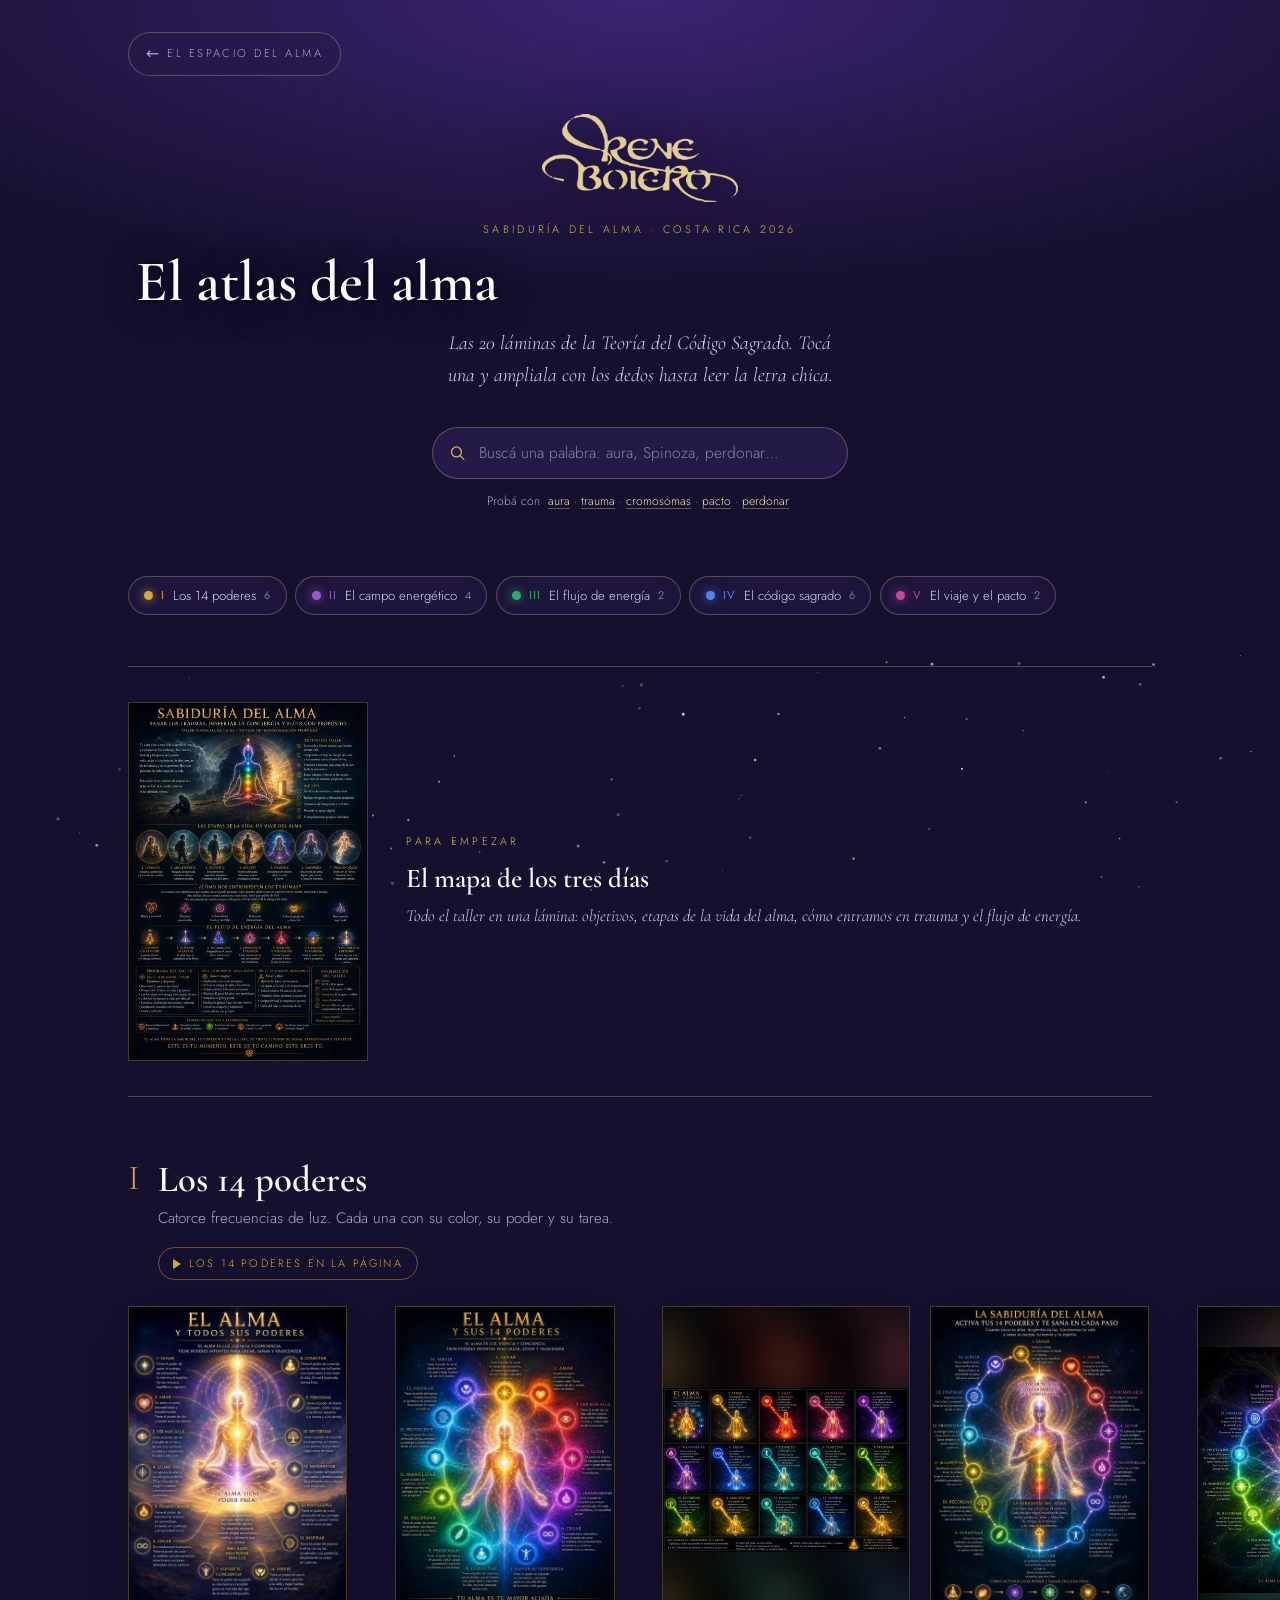
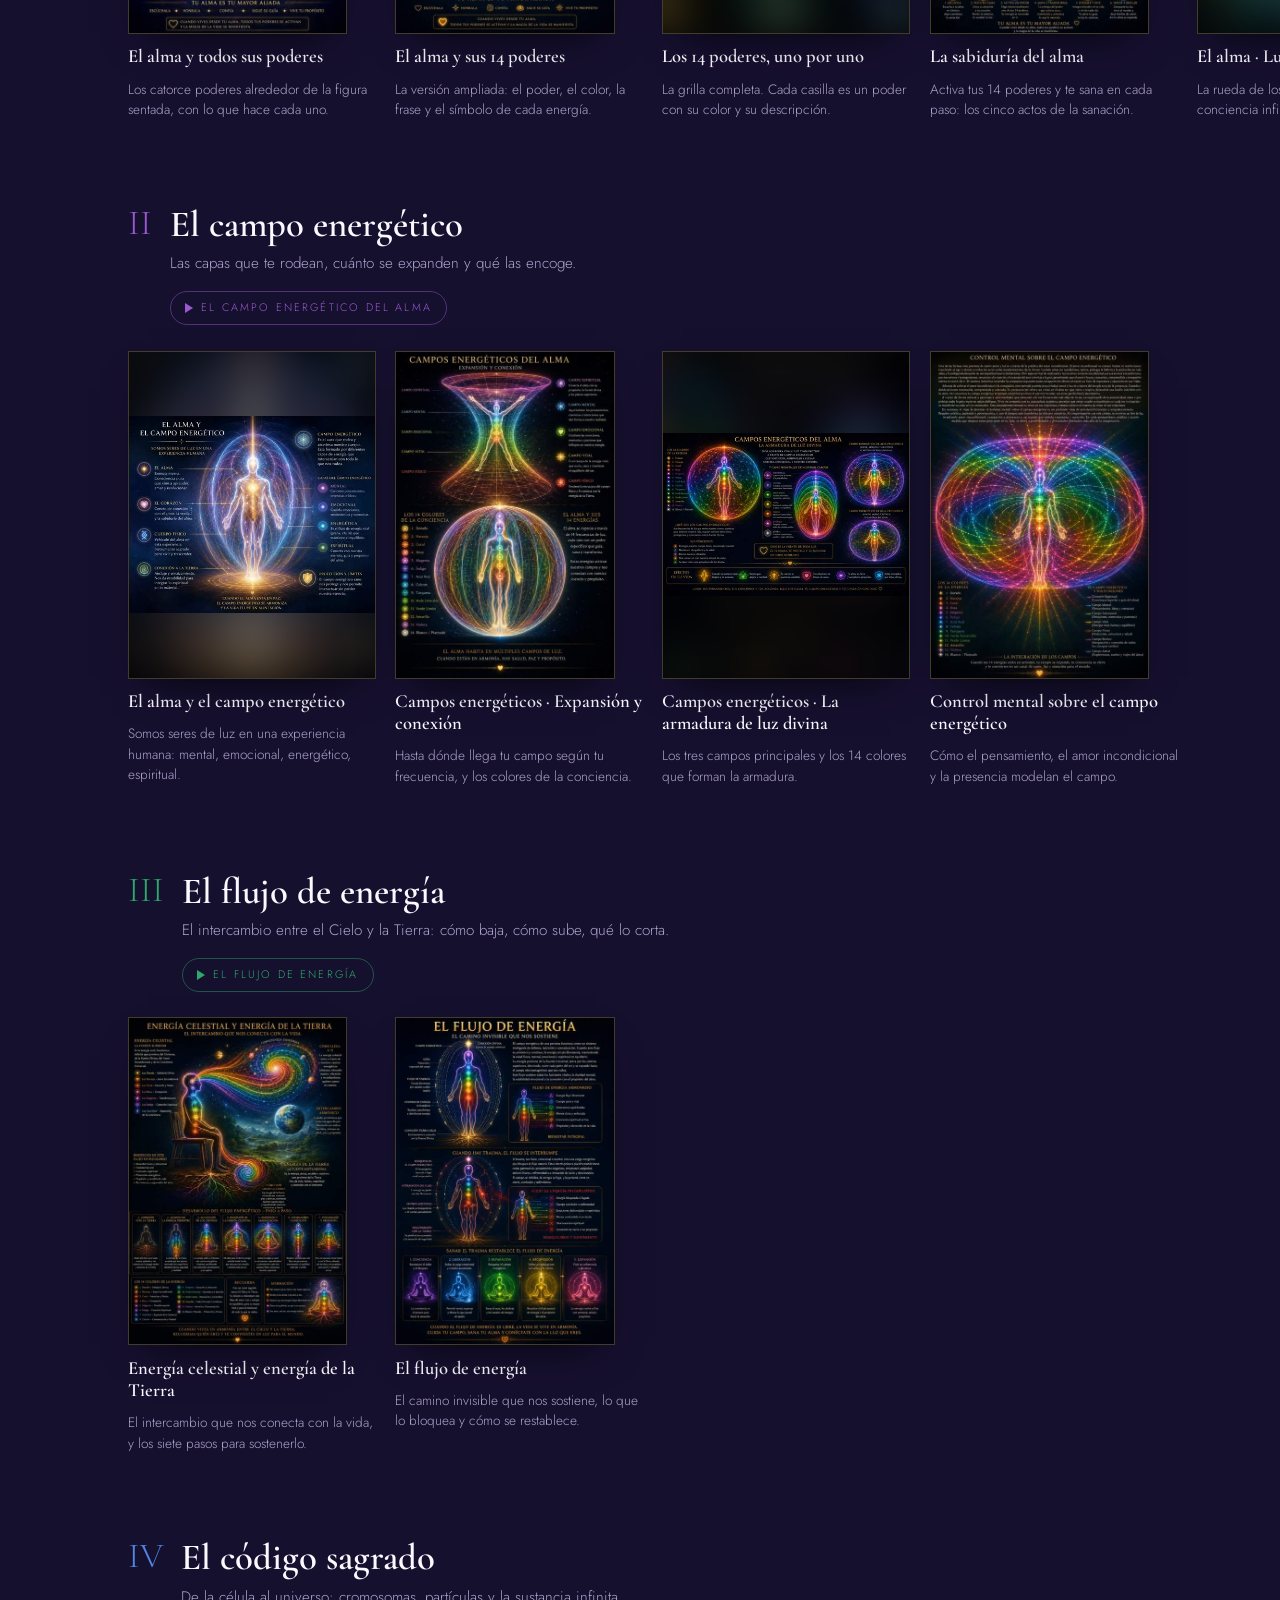
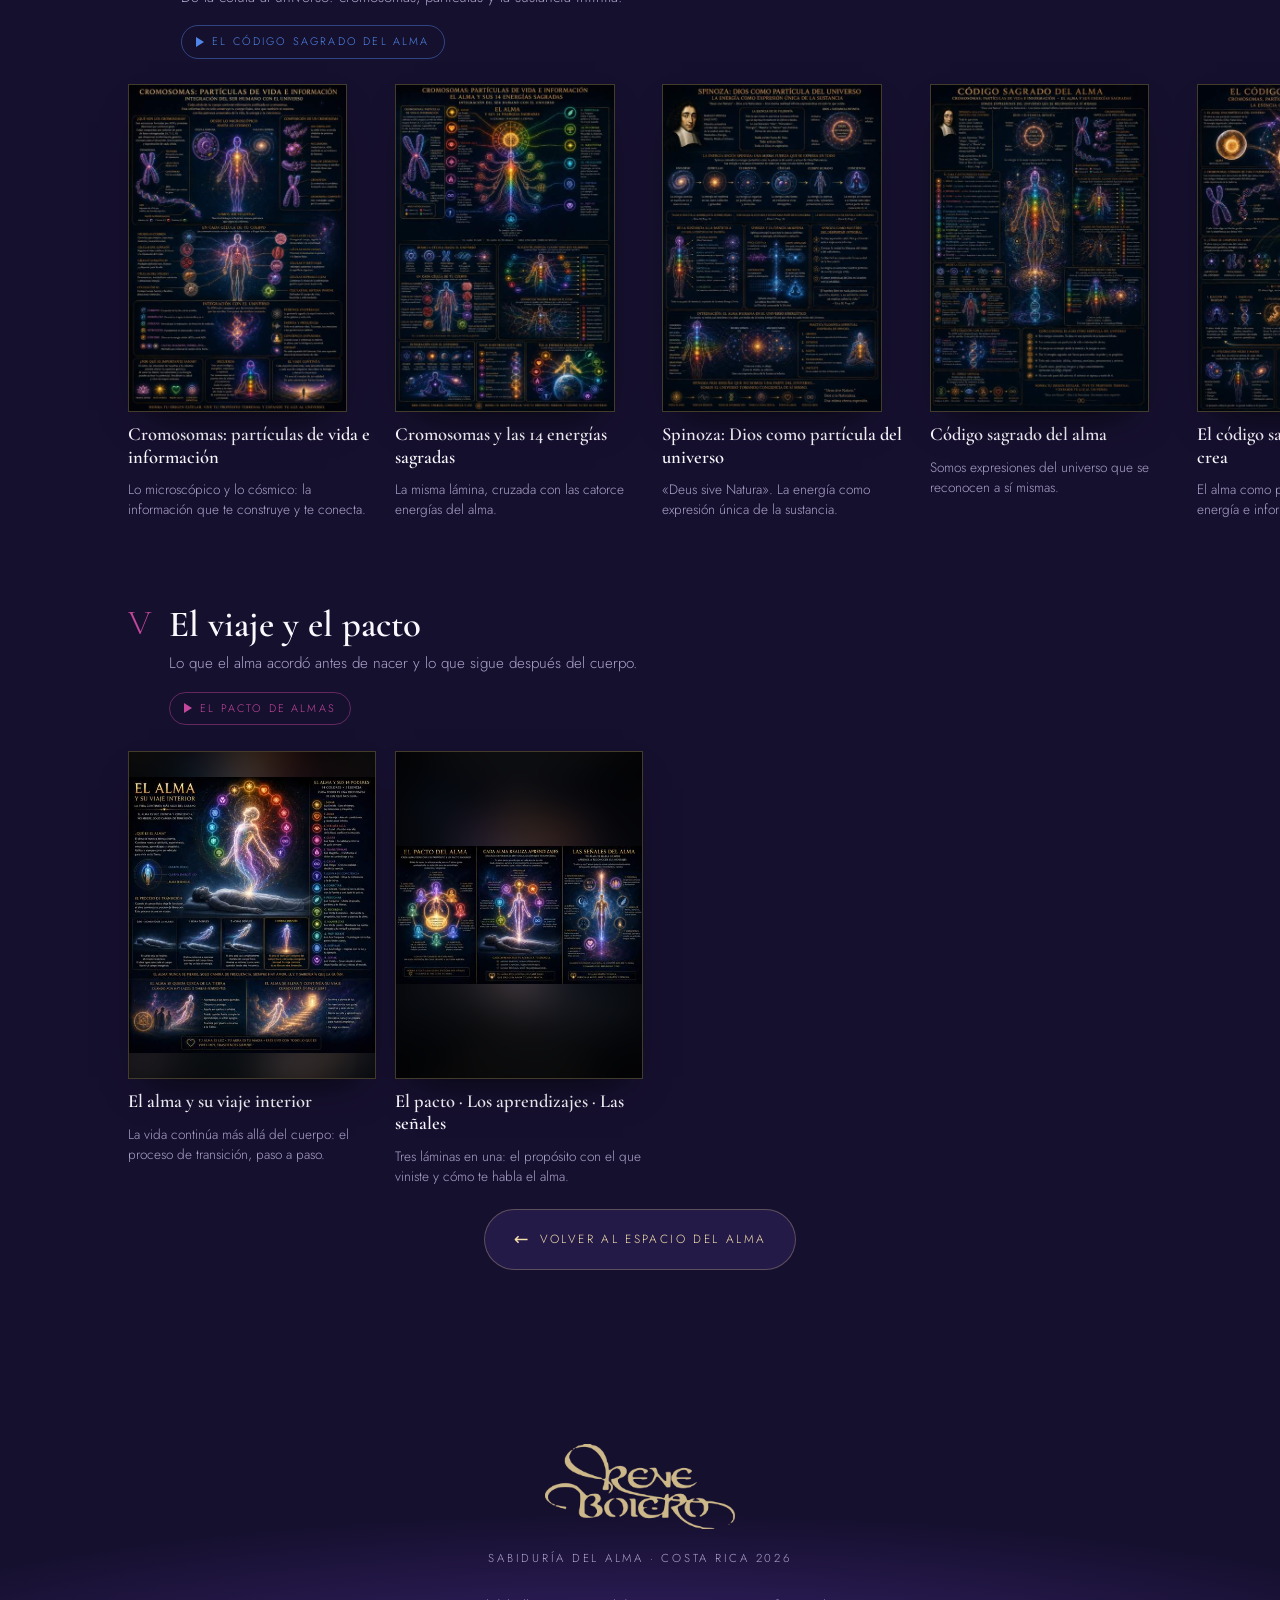
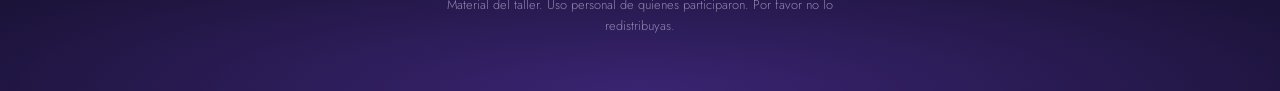
<file: atlas.html>
<!doctype html>
<html lang="es">
<head>
<meta charset="utf-8">
<meta name="viewport" content="width=device-width,initial-scale=1">
<title>El atlas del alma · Sabiduría del alma</title>
<meta name="description" content="Las 20 láminas de la Teoría del Código Sagrado, agrupadas en cinco constelaciones, con visor para ampliarlas con los dedos.">
<meta name="robots" content="noindex,nofollow">
<meta property="og:title" content="El atlas del alma · Sabiduría del alma">
<meta property="og:description" content="Las 20 láminas de la Teoría del Código Sagrado, agrupadas en cinco constelaciones, con visor para ampliarlas con los dedos.">
<meta property="og:type" content="website">
<meta property="og:image" content="img/hero.jpg">
<link rel="icon" href="img/icono.png">
<link rel="apple-touch-icon" href="img/icono.png">
<link rel="preconnect" href="https://fonts.googleapis.com">
<link rel="preconnect" href="https://fonts.gstatic.com" crossorigin>
<link rel="stylesheet" href="https://fonts.googleapis.com/css2?family=Cormorant+Garamond:ital,wght@0,400;0,600;1,400&family=Jost:wght@200;300;400;500&display=swap">
<link rel="stylesheet" href="css/alma.css?v=db56aa14">
<link rel="stylesheet" href="css/atlas.css?v=57caa381">
</head>
<body>

<canvas id="cielo" aria-hidden="true"></canvas>

<div class="barra" id="barra">
  <a class="volver" href="index.html">Volver</a>
  <p class="donde"><i>El atlas del alma · 20 láminas</i><b>El atlas</b></p>
</div>

<header>
  <div class="env"><a class="volver" href="index.html">El espacio del alma</a></div>
  <div class="env rubro">
    <img class="firma" src="img/logo.png" alt="René Boiero" width="196" height="88">
    <span class="ojo">Sabiduría del alma · Costa Rica 2026</span>
    <h1>El atlas del alma</h1>
    <p class="bajada">Las 20 láminas de la Teoría del Código Sagrado.
    Tocá una y ampliala con los dedos hasta leer la letra chica.</p>

    <div class="buscar">
      <svg class="lupa" viewBox="0 0 24 24" fill="none" stroke="currentColor"
           stroke-width="1.8" stroke-linecap="round"><circle cx="10.5" cy="10.5" r="7"/>
        <path d="M15.8 15.8 21 21"/></svg>
      <input id="q" type="search" autocomplete="off"
        placeholder="Buscá una palabra: aura, Spinoza, perdonar…"
        aria-label="Buscar en las láminas">
      <button class="borrar" id="borrar" aria-label="Borrar la búsqueda">×</button>
    </div>
    <p class="pistas">Probá con
      <button data-p="aura">aura</button>·<button data-p="trauma">trauma</button>·<button data-p="cromosomas">cromosomas</button>·<button data-p="pacto">pacto</button>·<button data-p="perdonar">perdonar</button>
    </p>
    <p class="cuenta" id="cuenta"></p>
  </div>
  <nav class="indice" id="indice" aria-label="Las cinco constelaciones"><a href="#cI" style="--c:#D9A441"><i></i><b>I</b><span>Los 14 poderes</span><em>6</em></a><a href="#cII" style="--c:#9B59D0"><i></i><b>II</b><span>El campo energético</span><em>4</em></a><a href="#cIII" style="--c:#2FA96B"><i></i><b>III</b><span>El flujo de energía</span><em>2</em></a><a href="#cIV" style="--c:#4F86E8"><i></i><b>IV</b><span>El código sagrado</span><em>6</em></a><a href="#cV" style="--c:#C4479B"><i></i><b>V</b><span>El viaje y el pacto</span><em>2</em></a></nav>
</header>

<main>
  <div class="mapa"><div class="env"><div class="mapaCaja">
    <button data-i="20" aria-label="Ampliar el programa">
      <img src="img/mini/00_programa.jpg" alt="El mapa de los tres días" loading="lazy">
    </button>
    <div class="mapaTxt">
      <span class="ojo">Para empezar</span>
      <h2>El mapa de los tres días</h2>
      <p>Todo el taller en una lámina: objetivos, etapas de la vida del alma, cómo entramos en trauma y el flujo de energía.</p>
    </div>
  </div></div></div>

  
    <section class="grupo" id="cI" style="--c:#D9A441">
      <div class="env">
        <div class="grupoCab">
          <span class="rom">I</span>
          <div><h2>Los 14 poderes</h2><p class="grupoBaj">Catorce frecuencias de luz. Cada una con su color, su poder y su tarea.</p></div>
          <a class="grupoVid" href="index.html#poderes">Los 14 poderes en la página</a>
        </div>
      </div>
      <div class="rielCaja"><div class="riel">
        <button class="lam" data-i="0" data-buscar="el alma y todos sus poderes los catorce poderes alrededor de la figura sentada, con lo que hace cada uno. poderes catorce sanar amar guiar crear servir conectar frecuencias colores"
                style="--c:#D9A441">
          <span class="lamFoto" style="--fondo:url('/img/mini/02.jpg')">
            <img src="img/mini/02.jpg" alt="El alma y todos sus poderes" loading="lazy"></span>
          <span class="lamTit">El alma y todos sus poderes</span>
          <span class="lamSub">Los catorce poderes alrededor de la figura sentada, con lo que hace cada uno.</span>
        </button>
        <button class="lam" data-i="1" data-buscar="el alma y sus 14 poderes la versión ampliada: el poder, el color, la frase y el símbolo de cada energía. poderes catorce colores simbolos luz esencia conciencia"
                style="--c:#D9A441">
          <span class="lamFoto" style="--fondo:url('/img/mini/03.jpg')">
            <img src="img/mini/03.jpg" alt="El alma y sus 14 poderes" loading="lazy"></span>
          <span class="lamTit">El alma y sus 14 poderes</span>
          <span class="lamSub">La versión ampliada: el poder, el color, la frase y el símbolo de cada energía.</span>
        </button>
        <button class="lam" data-i="2" data-buscar="los 14 poderes, uno por uno la grilla completa. cada casilla es un poder con su color y su descripción. grilla catorce poderes fichas colores sanar amar ver mas alla guiar transformar"
                style="--c:#D9A441">
          <span class="lamFoto" style="--fondo:url('/img/mini/04.jpg')">
            <img src="img/mini/04.jpg" alt="Los 14 poderes, uno por uno" loading="lazy"></span>
          <span class="lamTit">Los 14 poderes, uno por uno</span>
          <span class="lamSub">La grilla completa. Cada casilla es un poder con su color y su descripción.</span>
        </button>
        <button class="lam" data-i="3" data-buscar="la sabiduría del alma activa tus 14 poderes y te sana en cada paso: los cinco actos de la sanación. sabiduria activar sanacion pasos despertar transformar cuerpo mente espiritu"
                style="--c:#D9A441">
          <span class="lamFoto" style="--fondo:url('/img/mini/05.jpg')">
            <img src="img/mini/05.jpg" alt="La sabiduría del alma" loading="lazy"></span>
          <span class="lamTit">La sabiduría del alma</span>
          <span class="lamSub">Activa tus 14 poderes y te sana en cada paso: los cinco actos de la sanación.</span>
        </button>
        <button class="lam" data-i="4" data-buscar="el alma · luz eterna la rueda de los catorce: esencia divina, conciencia infinita, amor puro. rueda luz eterna esencia divina conciencia infinita amor puro mandala"
                style="--c:#D9A441">
          <span class="lamFoto" style="--fondo:url('/img/mini/06.jpg')">
            <img src="img/mini/06.jpg" alt="El alma · Luz eterna" loading="lazy"></span>
          <span class="lamTit">El alma · Luz eterna</span>
          <span class="lamSub">La rueda de los catorce: esencia divina, conciencia infinita, amor puro.</span>
        </button>
        <button class="lam" data-i="5" data-buscar="el alma y el aura 14 poderes, 14 colores, 1 esencia. tu aura como expresión de tu sabiduría. aura rueda colores esencia sabiduria poder expresion"
                style="--c:#D9A441">
          <span class="lamFoto" style="--fondo:url('/img/mini/07.jpg')">
            <img src="img/mini/07.jpg" alt="El alma y el aura" loading="lazy"></span>
          <span class="lamTit">El alma y el aura</span>
          <span class="lamSub">14 poderes, 14 colores, 1 esencia. Tu aura como expresión de tu sabiduría.</span>
        </button></div></div>
    </section>
    <section class="grupo" id="cII" style="--c:#9B59D0">
      <div class="env">
        <div class="grupoCab">
          <span class="rom">II</span>
          <div><h2>El campo energético</h2><p class="grupoBaj">Las capas que te rodean, cuánto se expanden y qué las encoge.</p></div>
          <a class="grupoVid" href="index.html#campo">El campo energético del alma</a>
        </div>
      </div>
      <div class="rielCaja"><div class="riel">
        <button class="lam" data-i="6" data-buscar="el alma y el campo energético somos seres de luz en una experiencia humana: mental, emocional, energético, espiritual. campo energetico capas mental emocional espiritual corazon cuerpo fisico armonia"
                style="--c:#9B59D0">
          <span class="lamFoto" style="--fondo:url('/img/mini/01.jpg')">
            <img src="img/mini/01.jpg" alt="El alma y el campo energético" loading="lazy"></span>
          <span class="lamTit">El alma y el campo energético</span>
          <span class="lamSub">Somos seres de luz en una experiencia humana: mental, emocional, energético, espiritual.</span>
        </button>
        <button class="lam" data-i="7" data-buscar="campos energéticos · expansión y conexión hasta dónde llega tu campo según tu frecuencia, y los colores de la conciencia. expansion conexion frecuencia profundidad metros colores conciencia campos"
                style="--c:#9B59D0">
          <span class="lamFoto" style="--fondo:url('/img/mini/10.jpg')">
            <img src="img/mini/10.jpg" alt="Campos energéticos · Expansión y conexión" loading="lazy"></span>
          <span class="lamTit">Campos energéticos · Expansión y conexión</span>
          <span class="lamSub">Hasta dónde llega tu campo según tu frecuencia, y los colores de la conciencia.</span>
        </button>
        <button class="lam" data-i="8" data-buscar="campos energéticos · la armadura de luz divina los tres campos principales y los 14 colores que forman la armadura. armadura luz divina campos principales colores proteccion escudo"
                style="--c:#9B59D0">
          <span class="lamFoto" style="--fondo:url('/img/mini/12.jpg')">
            <img src="img/mini/12.jpg" alt="Campos energéticos · La armadura de luz divina" loading="lazy"></span>
          <span class="lamTit">Campos energéticos · La armadura de luz divina</span>
          <span class="lamSub">Los tres campos principales y los 14 colores que forman la armadura.</span>
        </button>
        <button class="lam" data-i="9" data-buscar="control mental sobre el campo energético cómo el pensamiento, el amor incondicional y la presencia modelan el campo. control mental pensamiento amor incondicional compasion presencia penetracion campos"
                style="--c:#9B59D0">
          <span class="lamFoto" style="--fondo:url('/img/mini/11.jpg')">
            <img src="img/mini/11.jpg" alt="Control mental sobre el campo energético" loading="lazy"></span>
          <span class="lamTit">Control mental sobre el campo energético</span>
          <span class="lamSub">Cómo el pensamiento, el amor incondicional y la presencia modelan el campo.</span>
        </button></div></div>
    </section>
    <section class="grupo" id="cIII" style="--c:#2FA96B">
      <div class="env">
        <div class="grupoCab">
          <span class="rom">III</span>
          <div><h2>El flujo de energía</h2><p class="grupoBaj">El intercambio entre el Cielo y la Tierra: cómo baja, cómo sube, qué lo corta.</p></div>
          <a class="grupoVid" href="index.html#flujo">El flujo de energía</a>
        </div>
      </div>
      <div class="rielCaja"><div class="riel">
        <button class="lam" data-i="10" data-buscar="energía celestial y energía de la tierra el intercambio que nos conecta con la vida, y los siete pasos para sostenerlo. celestial tierra intercambio cielo fuente superior siete pasos practica"
                style="--c:#2FA96B">
          <span class="lamFoto" style="--fondo:url('/img/mini/13.jpg')">
            <img src="img/mini/13.jpg" alt="Energía celestial y energía de la Tierra" loading="lazy"></span>
          <span class="lamTit">Energía celestial y energía de la Tierra</span>
          <span class="lamSub">El intercambio que nos conecta con la vida, y los siete pasos para sostenerlo.</span>
        </button>
        <button class="lam" data-i="11" data-buscar="el flujo de energía el camino invisible que nos sostiene, lo que lo bloquea y cómo se restablece. flujo camino invisible bloqueo trauma restablecer sanar chakras circulacion"
                style="--c:#2FA96B">
          <span class="lamFoto" style="--fondo:url('/img/mini/14.jpg')">
            <img src="img/mini/14.jpg" alt="El flujo de energía" loading="lazy"></span>
          <span class="lamTit">El flujo de energía</span>
          <span class="lamSub">El camino invisible que nos sostiene, lo que lo bloquea y cómo se restablece.</span>
        </button></div></div>
    </section>
    <section class="grupo" id="cIV" style="--c:#4F86E8">
      <div class="env">
        <div class="grupoCab">
          <span class="rom">IV</span>
          <div><h2>El código sagrado</h2><p class="grupoBaj">De la célula al universo: cromosomas, partículas y la sustancia infinita.</p></div>
          <a class="grupoVid" href="index.html#codigo">El código sagrado del alma</a>
        </div>
      </div>
      <div class="rielCaja"><div class="riel">
        <button class="lam" data-i="12" data-buscar="cromosomas: partículas de vida e información lo microscópico y lo cósmico: la información que te construye y te conecta. cromosomas adn celula microscopico informacion genetica universo integracion"
                style="--c:#4F86E8">
          <span class="lamFoto" style="--fondo:url('/img/mini/16.jpg')">
            <img src="img/mini/16.jpg" alt="Cromosomas: partículas de vida e información" loading="lazy"></span>
          <span class="lamTit">Cromosomas: partículas de vida e información</span>
          <span class="lamSub">Lo microscópico y lo cósmico: la información que te construye y te conecta.</span>
        </button>
        <button class="lam" data-i="13" data-buscar="cromosomas y las 14 energías sagradas la misma lámina, cruzada con las catorce energías del alma. cromosomas energias sagradas catorce adn helice colores"
                style="--c:#4F86E8">
          <span class="lamFoto" style="--fondo:url('/img/mini/17.jpg')">
            <img src="img/mini/17.jpg" alt="Cromosomas y las 14 energías sagradas" loading="lazy"></span>
          <span class="lamTit">Cromosomas y las 14 energías sagradas</span>
          <span class="lamSub">La misma lámina, cruzada con las catorce energías del alma.</span>
        </button>
        <button class="lam" data-i="14" data-buscar="spinoza: dios como partícula del universo «deus sive natura». la energía como expresión única de la sustancia. spinoza dios naturaleza sustancia infinita filosofia particula deus sive natura"
                style="--c:#4F86E8">
          <span class="lamFoto" style="--fondo:url('/img/mini/19.jpg')">
            <img src="img/mini/19.jpg" alt="Spinoza: Dios como partícula del universo" loading="lazy"></span>
          <span class="lamTit">Spinoza: Dios como partícula del universo</span>
          <span class="lamSub">«Deus sive Natura». La energía como expresión única de la sustancia.</span>
        </button>
        <button class="lam" data-i="15" data-buscar="código sagrado del alma somos expresiones del universo que se reconocen a sí mismas. codigo sagrado expresiones universo reconocerse spinoza cromosomas"
                style="--c:#4F86E8">
          <span class="lamFoto" style="--fondo:url('/img/mini/20.jpg')">
            <img src="img/mini/20.jpg" alt="Código sagrado del alma" loading="lazy"></span>
          <span class="lamTit">Código sagrado del alma</span>
          <span class="lamSub">Somos expresiones del universo que se reconocen a sí mismas.</span>
        </button>
        <button class="lam" data-i="16" data-buscar="el código sagrado · la esencia que crea el alma como partícula, el universo como energía e información. codigo sagrado particula energia informacion crear experimentar reencarnar"
                style="--c:#4F86E8">
          <span class="lamFoto" style="--fondo:url('/img/mini/21.jpg')">
            <img src="img/mini/21.jpg" alt="El código sagrado · La esencia que crea" loading="lazy"></span>
          <span class="lamTit">El código sagrado · La esencia que crea</span>
          <span class="lamSub">El alma como partícula, el universo como energía e información.</span>
        </button>
        <button class="lam" data-i="17" data-buscar="el código sagrado · crea, experimenta y reencarna el recorrido completo, de la partícula consciente a la vuelta al «somos uno». reencarnacion ciclo crear experimentar somos uno partícula consciente"
                style="--c:#4F86E8">
          <span class="lamFoto" style="--fondo:url('/img/mini/22.jpg')">
            <img src="img/mini/22.jpg" alt="El código sagrado · Crea, experimenta y reencarna" loading="lazy"></span>
          <span class="lamTit">El código sagrado · Crea, experimenta y reencarna</span>
          <span class="lamSub">El recorrido completo, de la partícula consciente a la vuelta al «somos uno».</span>
        </button></div></div>
    </section>
    <section class="grupo" id="cV" style="--c:#C4479B">
      <div class="env">
        <div class="grupoCab">
          <span class="rom">V</span>
          <div><h2>El viaje y el pacto</h2><p class="grupoBaj">Lo que el alma acordó antes de nacer y lo que sigue después del cuerpo.</p></div>
          <a class="grupoVid" href="index.html#alma">El pacto de almas</a>
        </div>
      </div>
      <div class="rielCaja"><div class="riel">
        <button class="lam" data-i="18" data-buscar="el alma y su viaje interior la vida continúa más allá del cuerpo: el proceso de transición, paso a paso. viaje interior transicion muerte luz tunel continuidad mas alla del cuerpo"
                style="--c:#C4479B">
          <span class="lamFoto" style="--fondo:url('/img/mini/08.jpg')">
            <img src="img/mini/08.jpg" alt="El alma y su viaje interior" loading="lazy"></span>
          <span class="lamTit">El alma y su viaje interior</span>
          <span class="lamSub">La vida continúa más allá del cuerpo: el proceso de transición, paso a paso.</span>
        </button>
        <button class="lam" data-i="19" data-buscar="el pacto · los aprendizajes · las señales tres láminas en una: el propósito con el que viniste y cómo te habla el alma. pacto proposito aprendizajes lecciones señales mensajes intuicion sincronias"
                style="--c:#C4479B">
          <span class="lamFoto" style="--fondo:url('/img/mini/09.jpg')">
            <img src="img/mini/09.jpg" alt="El pacto · Los aprendizajes · Las señales" loading="lazy"></span>
          <span class="lamTit">El pacto · Los aprendizajes · Las señales</span>
          <span class="lamSub">Tres láminas en una: el propósito con el que viniste y cómo te habla el alma.</span>
        </button></div></div>
    </section>

  <div class="salida"><a href="index.html">Volver al espacio del alma</a></div>
</main>

<footer>
  <div class="env">
    <img class="rubrica" src="img/logo.png" alt="René Boiero" loading="lazy">
    <p class="creditos">Sabiduría del alma · Costa Rica 2026</p>
    <p class="reserva">Material del taller. Uso personal de quienes participaron.
    Por favor no lo redistribuyas.</p>
  </div>
</footer>

<div class="visor" id="visor" role="dialog" aria-modal="true" aria-label="Lámina ampliada">
  <div class="visorCab">
    <span class="tirador" aria-hidden="true"></span>
    <div class="visorTit"><b id="vTit"></b><i id="vNum"></i></div>
    <button class="visorBtn" id="vCerrar" aria-label="Cerrar">✕</button>
  </div>
  <div class="lienzo" id="lienzo">
    <img id="vImg" alt="">
    <div class="pista" id="pista"></div>
  </div>
  <div class="visorPie">
    <button class="vpaso" id="vAnt">Anterior</button>
    <div class="zoomBar">
      <button class="visorBtn" id="vMenos" aria-label="Alejar">−</button>
      <button class="visorBtn" id="vMas" aria-label="Acercar">+</button>
    </div>
    <button class="vpaso" id="vSig">Siguiente</button>
  </div>
</div>

<script>
window.FICHAS = [{"t": "El alma y todos sus poderes", "s": "Los catorce poderes alrededor de la figura sentada, con lo que hace cada uno.", "g": "I"}, {"t": "El alma y sus 14 poderes", "s": "La versión ampliada: el poder, el color, la frase y el símbolo de cada energía.", "g": "I"}, {"t": "Los 14 poderes, uno por uno", "s": "La grilla completa. Cada casilla es un poder con su color y su descripción.", "g": "I"}, {"t": "La sabiduría del alma", "s": "Activa tus 14 poderes y te sana en cada paso: los cinco actos de la sanación.", "g": "I"}, {"t": "El alma · Luz eterna", "s": "La rueda de los catorce: esencia divina, conciencia infinita, amor puro.", "g": "I"}, {"t": "El alma y el aura", "s": "14 poderes, 14 colores, 1 esencia. Tu aura como expresión de tu sabiduría.", "g": "I"}, {"t": "El alma y el campo energético", "s": "Somos seres de luz en una experiencia humana: mental, emocional, energético, espiritual.", "g": "II"}, {"t": "Campos energéticos · Expansión y conexión", "s": "Hasta dónde llega tu campo según tu frecuencia, y los colores de la conciencia.", "g": "II"}, {"t": "Campos energéticos · La armadura de luz divina", "s": "Los tres campos principales y los 14 colores que forman la armadura.", "g": "II"}, {"t": "Control mental sobre el campo energético", "s": "Cómo el pensamiento, el amor incondicional y la presencia modelan el campo.", "g": "II"}, {"t": "Energía celestial y energía de la Tierra", "s": "El intercambio que nos conecta con la vida, y los siete pasos para sostenerlo.", "g": "III"}, {"t": "El flujo de energía", "s": "El camino invisible que nos sostiene, lo que lo bloquea y cómo se restablece.", "g": "III"}, {"t": "Cromosomas: partículas de vida e información", "s": "Lo microscópico y lo cósmico: la información que te construye y te conecta.", "g": "IV"}, {"t": "Cromosomas y las 14 energías sagradas", "s": "La misma lámina, cruzada con las catorce energías del alma.", "g": "IV"}, {"t": "Spinoza: Dios como partícula del universo", "s": "«Deus sive Natura». La energía como expresión única de la sustancia.", "g": "IV"}, {"t": "Código sagrado del alma", "s": "Somos expresiones del universo que se reconocen a sí mismas.", "g": "IV"}, {"t": "El código sagrado · La esencia que crea", "s": "El alma como partícula, el universo como energía e información.", "g": "IV"}, {"t": "El código sagrado · Crea, experimenta y reencarna", "s": "El recorrido completo, de la partícula consciente a la vuelta al «somos uno».", "g": "IV"}, {"t": "El alma y su viaje interior", "s": "La vida continúa más allá del cuerpo: el proceso de transición, paso a paso.", "g": "V"}, {"t": "El pacto · Los aprendizajes · Las señales", "s": "Tres láminas en una: el propósito con el que viniste y cómo te habla el alma.", "g": "V"}, {"t": "El mapa de los tres días", "s": "Todo el taller en una lámina: objetivos, etapas de la vida del alma, cómo entramos en trauma y el flujo de energía.", "g": "·"}];
window.PLENA = ["img/lam/02.jpg", "img/lam/03.jpg", "img/lam/04.jpg", "img/lam/05.jpg", "img/lam/06.jpg", "img/lam/07.jpg", "img/lam/01.jpg", "img/lam/10.jpg", "img/lam/12.jpg", "img/lam/11.jpg", "img/lam/13.jpg", "img/lam/14.jpg", "img/lam/16.jpg", "img/lam/17.jpg", "img/lam/19.jpg", "img/lam/20.jpg", "img/lam/21.jpg", "img/lam/22.jpg", "img/lam/08.jpg", "img/lam/09.jpg", "img/lam/00_programa.jpg"];
</script>
<script src="js/visor.js?v=02d31339"></script>

<script src="js/alma.js?v=a26e5ff2"></script>
</body>
</html>
</file>
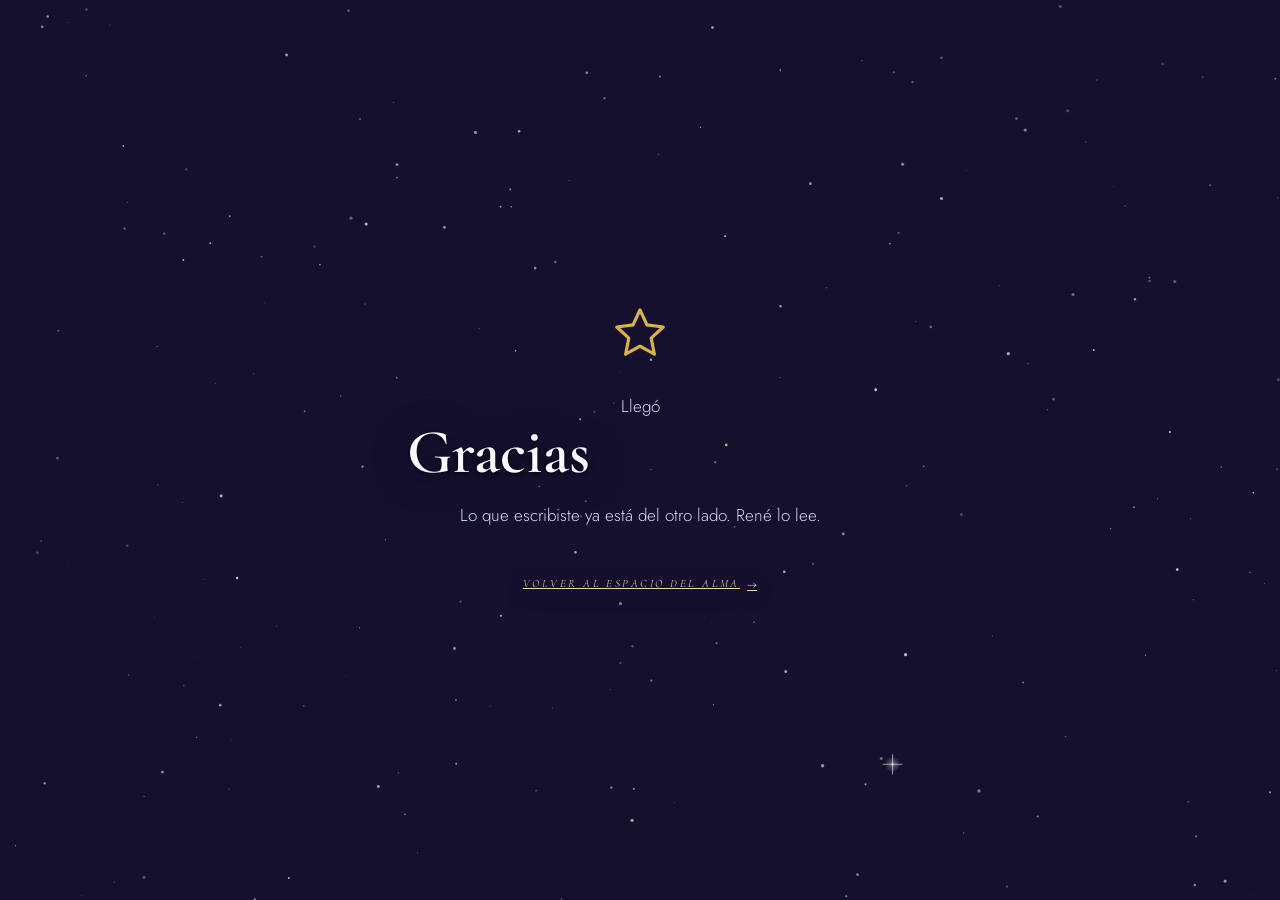
<file: gracias.html>
<!doctype html>
<html lang="es">
<head>
<meta charset="utf-8">
<meta name="viewport" content="width=device-width,initial-scale=1">
<title>Gracias · El espacio del alma</title>
<meta name="description" content="Tu cosecha llegó.">
<meta name="robots" content="noindex,nofollow">
<meta property="og:title" content="Gracias · El espacio del alma">
<meta property="og:description" content="Tu cosecha llegó.">
<meta property="og:type" content="website">
<meta property="og:image" content="img/hero.jpg">
<link rel="icon" href="img/icono.png">
<link rel="apple-touch-icon" href="img/icono.png">
<link rel="preconnect" href="https://fonts.googleapis.com">
<link rel="preconnect" href="https://fonts.gstatic.com" crossorigin>
<link rel="stylesheet" href="https://fonts.googleapis.com/css2?family=Cormorant+Garamond:ital,wght@0,400;0,600;1,400&family=Jost:wght@200;300;400;500&display=swap">
<link rel="stylesheet" href="css/alma.css?v=db56aa14">
</head>
<body>

<canvas id="cielo" aria-hidden="true"></canvas>
<main class="gracias">
  <div class="env">
    <svg viewBox="0 0 24 24" fill="none" stroke="currentColor" stroke-width="1.2"
         stroke-linecap="round" stroke-linejoin="round" aria-hidden="true">
      <path d="M12 2.6l2.6 5.6 6.1.8-4.5 4.2 1.2 6-5.4-3-5.4 3 1.2-6L3.3 9l6.1-.8z"/>
    </svg>
    <span class="ojo">Llegó</span>
    <h1>Gracias</h1>
    <p class="bajada">Lo que escribiste ya está del otro lado. René lo lee.</p>
    <p class="donde" style="margin-top:2.2rem">
      <a href="index.html" class="comprar">Volver al espacio del alma</a>
    </p>
  </div>
</main>

<script src="js/alma.js?v=a26e5ff2"></script>
</body>
</html>
</file>
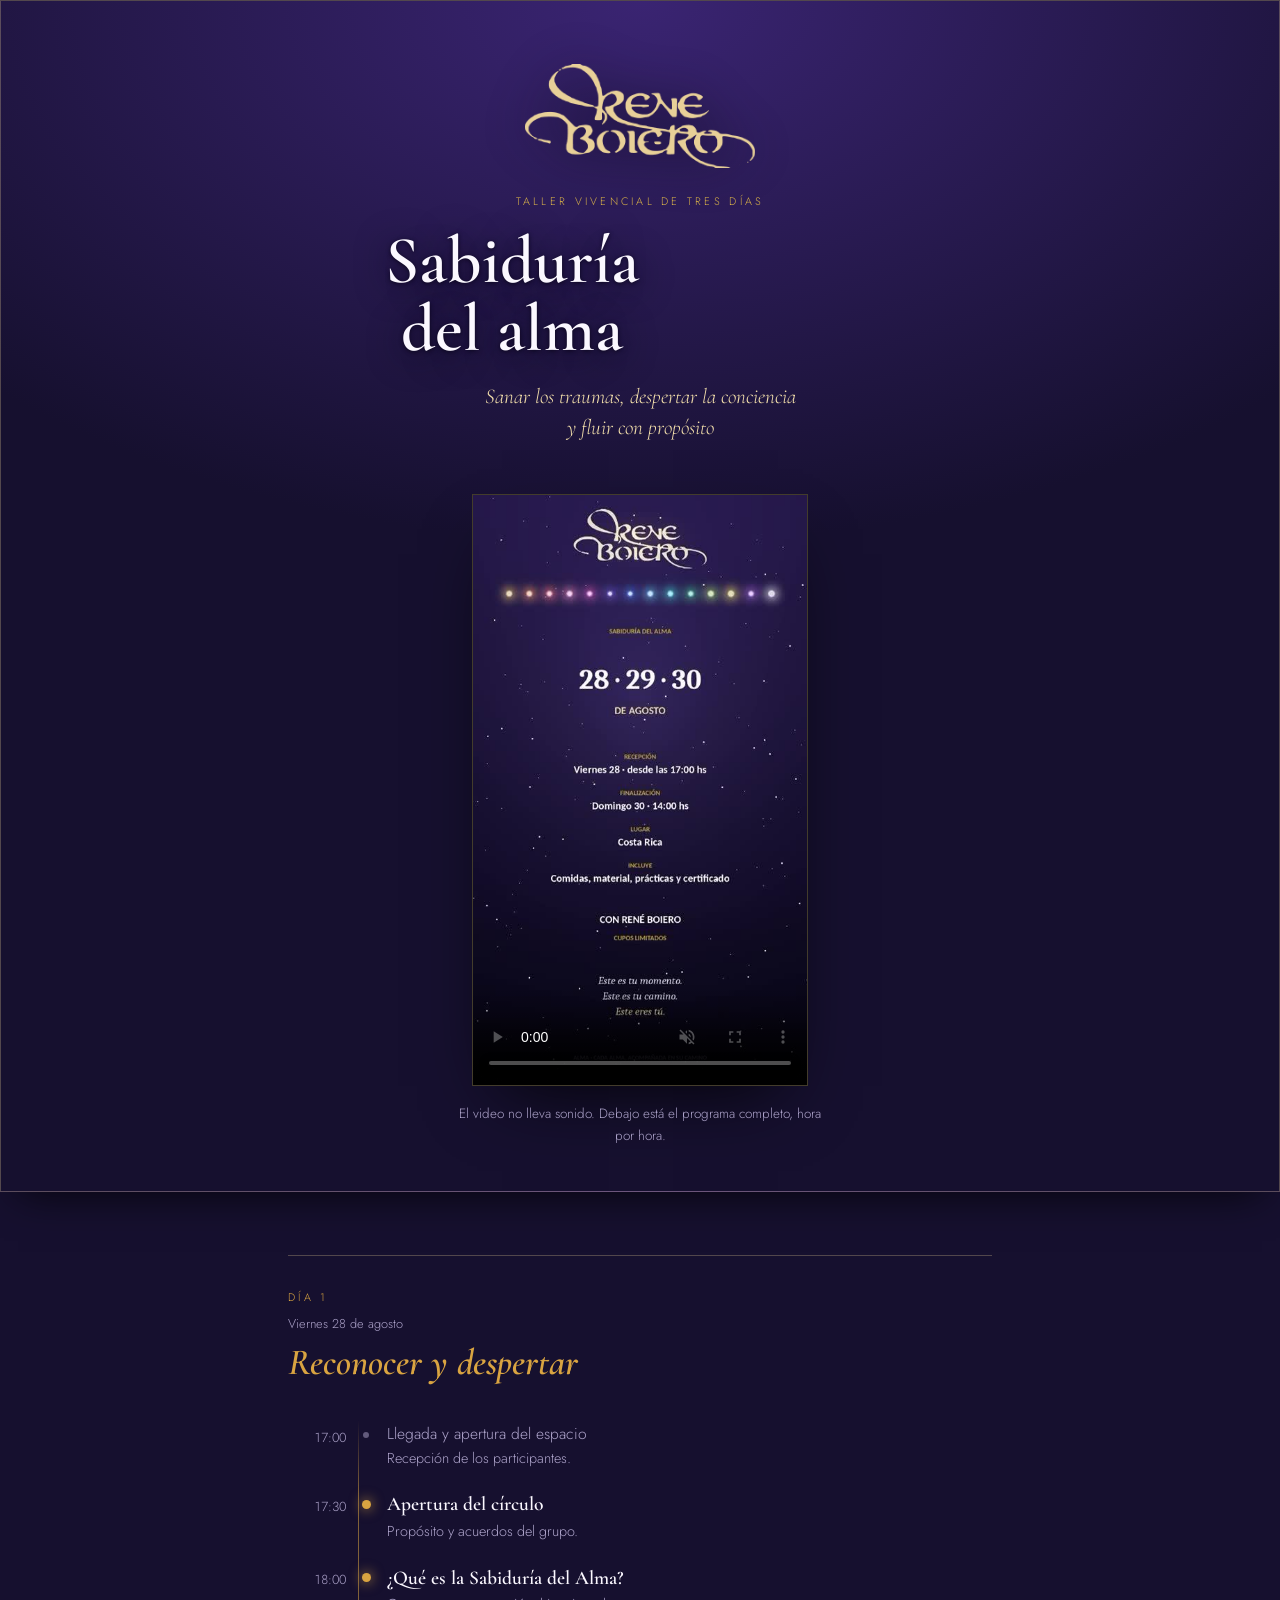
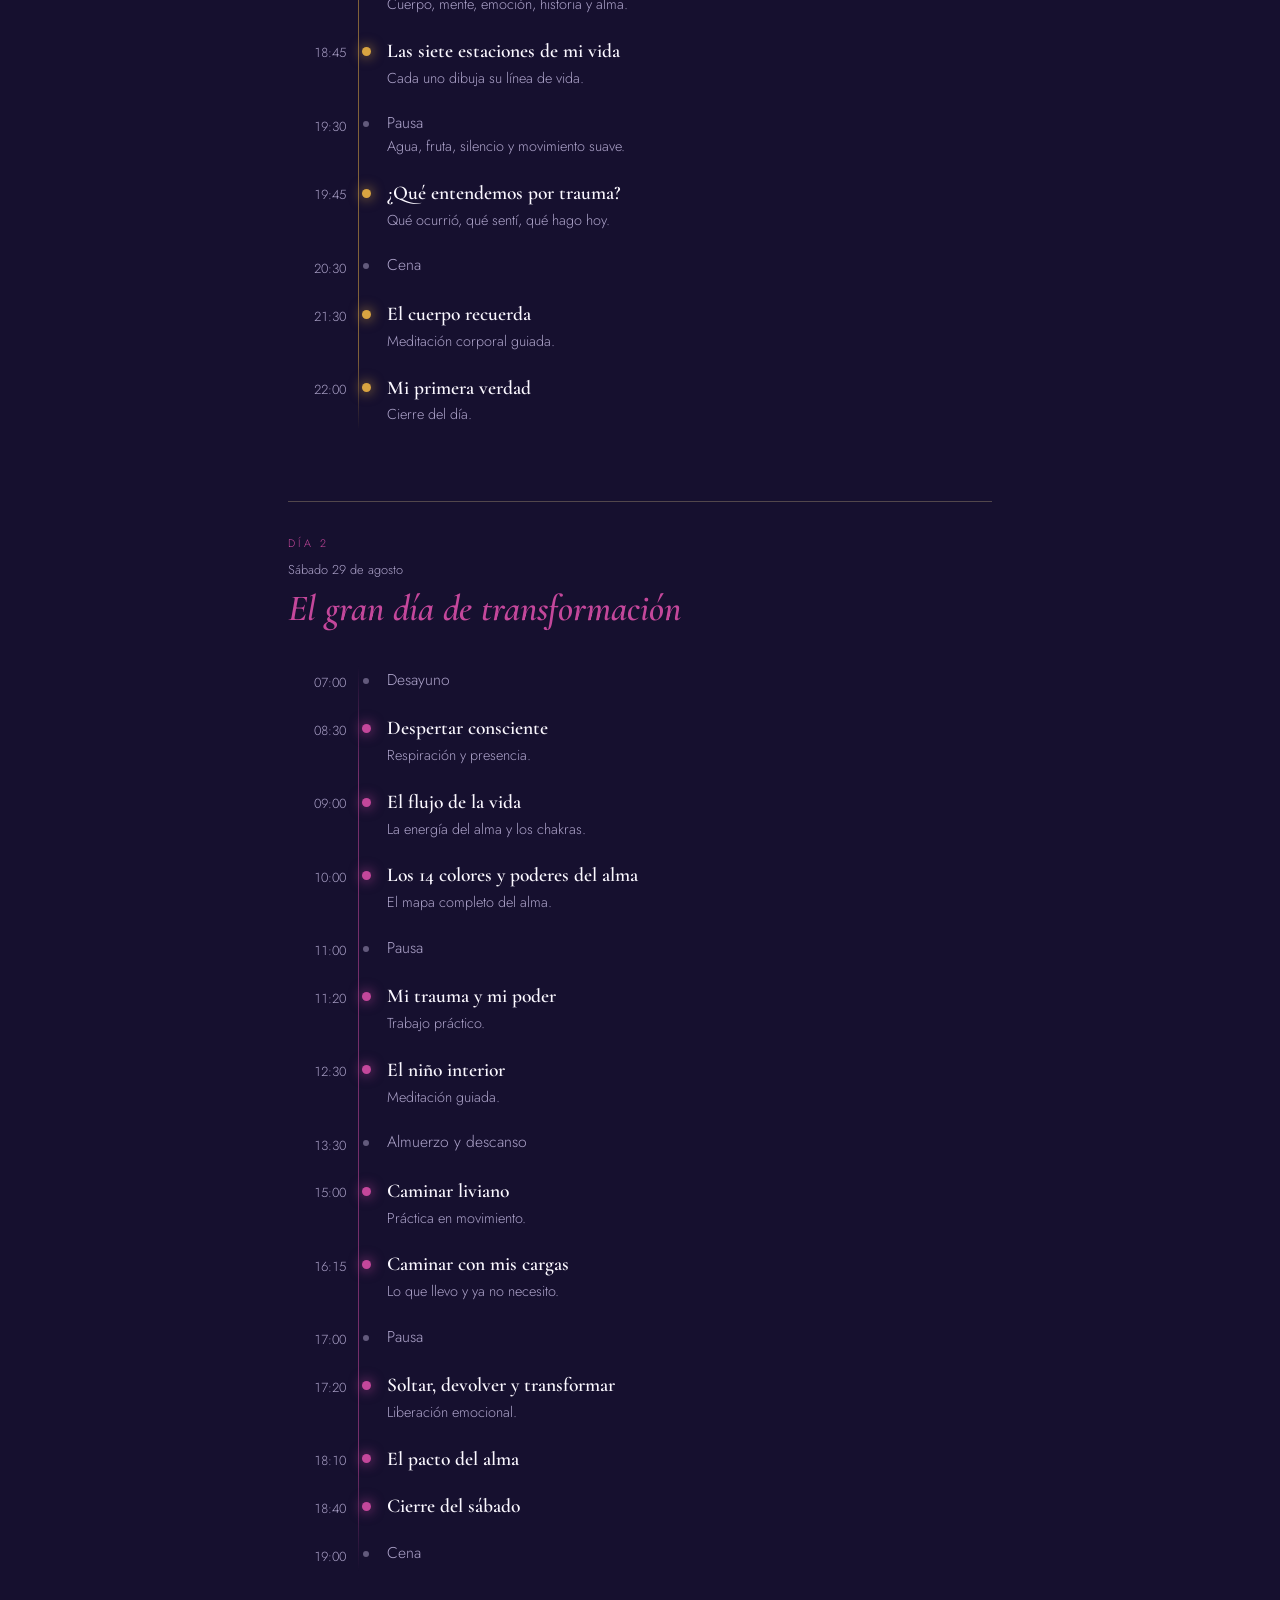
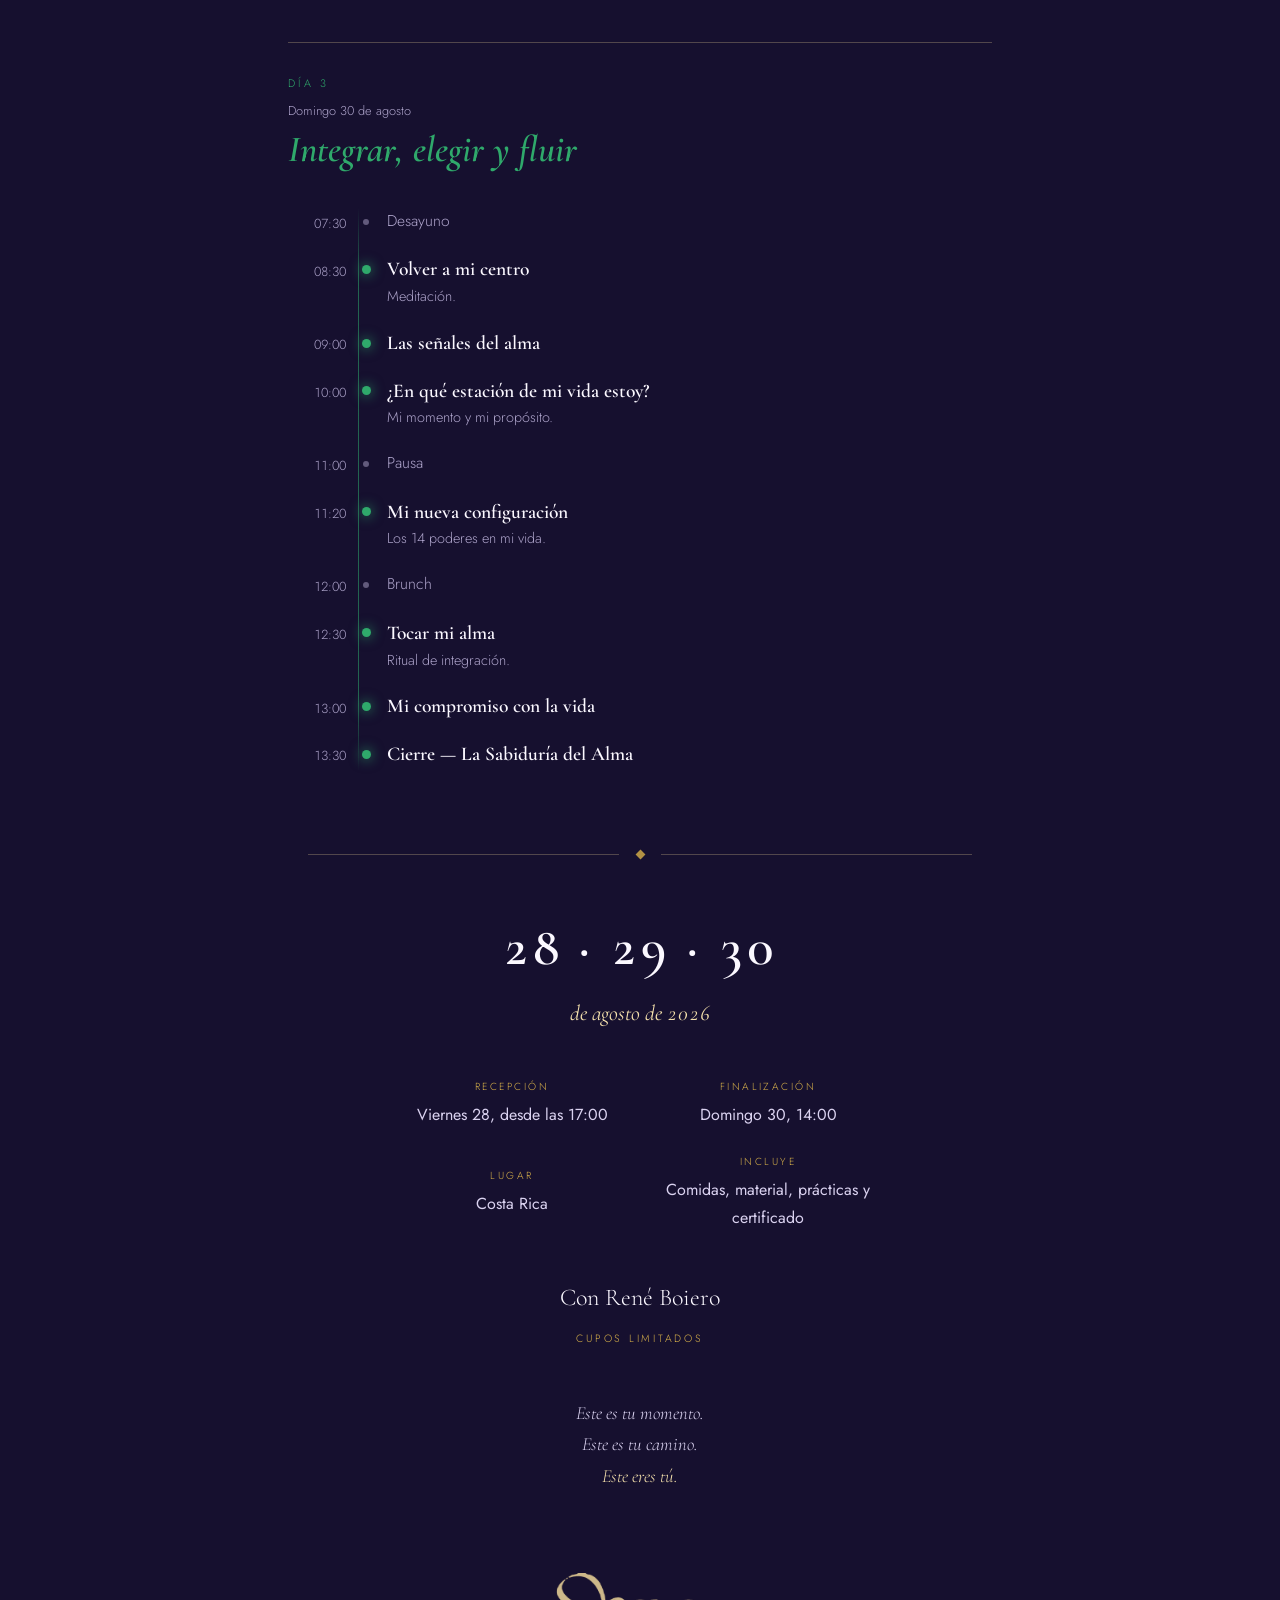
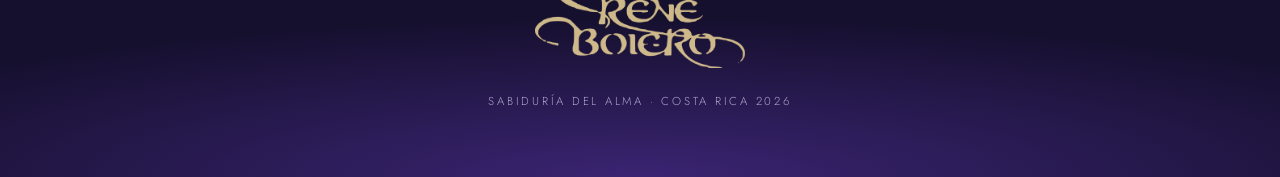
<file: programa.html>
<!doctype html>
<html lang="es">
<head>
<meta charset="utf-8">
<meta name="viewport" content="width=device-width,initial-scale=1">
<title>El programa · Sabiduría del alma, Costa Rica 2026</title>
<meta name="description" content="Tres días con René Boiero: reconocer y despertar, transformar, e integrar. El programa hora por hora.">
<meta name="robots" content="noindex,nofollow">
<meta property="og:title" content="El programa · Sabiduría del alma, Costa Rica 2026">
<meta property="og:description" content="Tres días con René Boiero: reconocer y despertar, transformar, e integrar. El programa hora por hora.">
<meta property="og:type" content="website">
<meta property="og:image" content="img/hero.jpg">
<link rel="icon" href="img/icono.png">
<link rel="apple-touch-icon" href="img/icono.png">
<link rel="preconnect" href="https://fonts.googleapis.com">
<link rel="preconnect" href="https://fonts.gstatic.com" crossorigin>
<link rel="stylesheet" href="https://fonts.googleapis.com/css2?family=Cormorant+Garamond:ital,wght@0,400;0,600;1,400&family=Jost:wght@200;300;400;500&display=swap">
<link rel="stylesheet" href="css/alma.css?v=db56aa14">
<link rel="stylesheet" href="css/programa.css?v=8724d423">
</head>
<body>

<canvas id="cielo" aria-hidden="true"></canvas>

<header class="tapa">
  <div class="env">
    <img class="firma" src="img/logo.png" alt="René Boiero" width="230" height="103">
    <span class="ojo">Taller vivencial de tres días</span>
    <h1>Sabiduría<br>del alma</h1>
    <p class="lema">Sanar los traumas, despertar la conciencia<br>y fluir con propósito</p>
    <div class="cine">
      <video src="video/programa.mp4" poster="img/programa-poster.jpg"
             autoplay muted loop playsinline controls
             preload="metadata" width="480" height="848"></video>
    </div>
    <p class="mudo">El video no lleva sonido. Debajo está el programa completo,
    hora por hora.</p>
  </div>
</header>

<main>
    <section class="dia" style="--c:#D9A441">
      <div class="env">
        <div class="diaCab">
          <span class="diaNum">Día 1</span>
          <span class="diaFecha">Viernes 28 de agosto</span>
          <h2>Reconocer y despertar</h2>
        </div>
        <ol class="hitos">
        <li class="hito menor">
          <span class="hora">17:00</span>
          <span class="punto" aria-hidden="true"></span>
          <div><h3>Llegada y apertura del espacio</h3><p>Recepción de los participantes.</p></div>
        </li>
        <li class="hito">
          <span class="hora">17:30</span>
          <span class="punto" aria-hidden="true"></span>
          <div><h3>Apertura del círculo</h3><p>Propósito y acuerdos del grupo.</p></div>
        </li>
        <li class="hito">
          <span class="hora">18:00</span>
          <span class="punto" aria-hidden="true"></span>
          <div><h3>¿Qué es la Sabiduría del Alma?</h3><p>Cuerpo, mente, emoción, historia y alma.</p></div>
        </li>
        <li class="hito">
          <span class="hora">18:45</span>
          <span class="punto" aria-hidden="true"></span>
          <div><h3>Las siete estaciones de mi vida</h3><p>Cada uno dibuja su línea de vida.</p></div>
        </li>
        <li class="hito menor">
          <span class="hora">19:30</span>
          <span class="punto" aria-hidden="true"></span>
          <div><h3>Pausa</h3><p>Agua, fruta, silencio y movimiento suave.</p></div>
        </li>
        <li class="hito">
          <span class="hora">19:45</span>
          <span class="punto" aria-hidden="true"></span>
          <div><h3>¿Qué entendemos por trauma?</h3><p>Qué ocurrió, qué sentí, qué hago hoy.</p></div>
        </li>
        <li class="hito menor">
          <span class="hora">20:30</span>
          <span class="punto" aria-hidden="true"></span>
          <div><h3>Cena</h3></div>
        </li>
        <li class="hito">
          <span class="hora">21:30</span>
          <span class="punto" aria-hidden="true"></span>
          <div><h3>El cuerpo recuerda</h3><p>Meditación corporal guiada.</p></div>
        </li>
        <li class="hito">
          <span class="hora">22:00</span>
          <span class="punto" aria-hidden="true"></span>
          <div><h3>Mi primera verdad</h3><p>Cierre del día.</p></div>
        </li></ol>
      </div>
    </section>
    <section class="dia" style="--c:#C4479B">
      <div class="env">
        <div class="diaCab">
          <span class="diaNum">Día 2</span>
          <span class="diaFecha">Sábado 29 de agosto</span>
          <h2>El gran día de transformación</h2>
        </div>
        <ol class="hitos">
        <li class="hito menor">
          <span class="hora">07:00</span>
          <span class="punto" aria-hidden="true"></span>
          <div><h3>Desayuno</h3></div>
        </li>
        <li class="hito">
          <span class="hora">08:30</span>
          <span class="punto" aria-hidden="true"></span>
          <div><h3>Despertar consciente</h3><p>Respiración y presencia.</p></div>
        </li>
        <li class="hito">
          <span class="hora">09:00</span>
          <span class="punto" aria-hidden="true"></span>
          <div><h3>El flujo de la vida</h3><p>La energía del alma y los chakras.</p></div>
        </li>
        <li class="hito">
          <span class="hora">10:00</span>
          <span class="punto" aria-hidden="true"></span>
          <div><h3>Los 14 colores y poderes del alma</h3><p>El mapa completo del alma.</p></div>
        </li>
        <li class="hito menor">
          <span class="hora">11:00</span>
          <span class="punto" aria-hidden="true"></span>
          <div><h3>Pausa</h3></div>
        </li>
        <li class="hito">
          <span class="hora">11:20</span>
          <span class="punto" aria-hidden="true"></span>
          <div><h3>Mi trauma y mi poder</h3><p>Trabajo práctico.</p></div>
        </li>
        <li class="hito">
          <span class="hora">12:30</span>
          <span class="punto" aria-hidden="true"></span>
          <div><h3>El niño interior</h3><p>Meditación guiada.</p></div>
        </li>
        <li class="hito menor">
          <span class="hora">13:30</span>
          <span class="punto" aria-hidden="true"></span>
          <div><h3>Almuerzo y descanso</h3></div>
        </li>
        <li class="hito">
          <span class="hora">15:00</span>
          <span class="punto" aria-hidden="true"></span>
          <div><h3>Caminar liviano</h3><p>Práctica en movimiento.</p></div>
        </li>
        <li class="hito">
          <span class="hora">16:15</span>
          <span class="punto" aria-hidden="true"></span>
          <div><h3>Caminar con mis cargas</h3><p>Lo que llevo y ya no necesito.</p></div>
        </li>
        <li class="hito menor">
          <span class="hora">17:00</span>
          <span class="punto" aria-hidden="true"></span>
          <div><h3>Pausa</h3></div>
        </li>
        <li class="hito">
          <span class="hora">17:20</span>
          <span class="punto" aria-hidden="true"></span>
          <div><h3>Soltar, devolver y transformar</h3><p>Liberación emocional.</p></div>
        </li>
        <li class="hito">
          <span class="hora">18:10</span>
          <span class="punto" aria-hidden="true"></span>
          <div><h3>El pacto del alma</h3></div>
        </li>
        <li class="hito">
          <span class="hora">18:40</span>
          <span class="punto" aria-hidden="true"></span>
          <div><h3>Cierre del sábado</h3></div>
        </li>
        <li class="hito menor">
          <span class="hora">19:00</span>
          <span class="punto" aria-hidden="true"></span>
          <div><h3>Cena</h3></div>
        </li></ol>
      </div>
    </section>
    <section class="dia" style="--c:#2FA96B">
      <div class="env">
        <div class="diaCab">
          <span class="diaNum">Día 3</span>
          <span class="diaFecha">Domingo 30 de agosto</span>
          <h2>Integrar, elegir y fluir</h2>
        </div>
        <ol class="hitos">
        <li class="hito menor">
          <span class="hora">07:30</span>
          <span class="punto" aria-hidden="true"></span>
          <div><h3>Desayuno</h3></div>
        </li>
        <li class="hito">
          <span class="hora">08:30</span>
          <span class="punto" aria-hidden="true"></span>
          <div><h3>Volver a mi centro</h3><p>Meditación.</p></div>
        </li>
        <li class="hito">
          <span class="hora">09:00</span>
          <span class="punto" aria-hidden="true"></span>
          <div><h3>Las señales del alma</h3></div>
        </li>
        <li class="hito">
          <span class="hora">10:00</span>
          <span class="punto" aria-hidden="true"></span>
          <div><h3>¿En qué estación de mi vida estoy?</h3><p>Mi momento y mi propósito.</p></div>
        </li>
        <li class="hito menor">
          <span class="hora">11:00</span>
          <span class="punto" aria-hidden="true"></span>
          <div><h3>Pausa</h3></div>
        </li>
        <li class="hito">
          <span class="hora">11:20</span>
          <span class="punto" aria-hidden="true"></span>
          <div><h3>Mi nueva configuración</h3><p>Los 14 poderes en mi vida.</p></div>
        </li>
        <li class="hito menor">
          <span class="hora">12:00</span>
          <span class="punto" aria-hidden="true"></span>
          <div><h3>Brunch</h3></div>
        </li>
        <li class="hito">
          <span class="hora">12:30</span>
          <span class="punto" aria-hidden="true"></span>
          <div><h3>Tocar mi alma</h3><p>Ritual de integración.</p></div>
        </li>
        <li class="hito">
          <span class="hora">13:00</span>
          <span class="punto" aria-hidden="true"></span>
          <div><h3>Mi compromiso con la vida</h3></div>
        </li>
        <li class="hito">
          <span class="hora">13:30</span>
          <span class="punto" aria-hidden="true"></span>
          <div><h3>Cierre — La Sabiduría del Alma</h3></div>
        </li></ol>
      </div>
    </section>

  <section class="cierre">
    <div class="env">
      <div class="regla"><i></i></div>
      <p class="fechas">28 · 29 · 30 <em>de agosto de 2026</em></p>
      <div class="ficha">
        <div class="dato"><span>Recepción</span><b>Viernes 28, desde las 17:00</b></div>
        <div class="dato"><span>Finalización</span><b>Domingo 30, 14:00</b></div>
        <div class="dato"><span>Lugar</span><b>Costa Rica</b></div>
        <div class="dato"><span>Incluye</span><b>Comidas, material, prácticas y certificado</b></div></div>
      <p class="con">Con René Boiero</p>
      <p class="cupos">Cupos limitados</p>
      <p class="mantra">Este es tu momento.<br>Este es tu camino.<br><em>Este eres tú.</em></p>
    </div>
  </section>
</main>

<footer>
  <div class="env">
    <img class="rubrica" src="img/logo.png" alt="René Boiero" loading="lazy">
    <p class="creditos">Sabiduría del alma · Costa Rica 2026</p>
  </div>
</footer>

<script src="js/alma.js?v=a26e5ff2"></script>
</body>
</html>
</file>
<file: css/alma.css>
:root {
  --noche:#16102F; --velo:#241A47; --bruma:#3A2472; --linea:rgba(240,216,154,.28);
  --oro:#D9B24A; --ambar:#F4E0AC; --luz:#FBF8FF; --texto:#DAD2F0; --tenue:#ADA3CA;
  --serif:'Cormorant Garamond',Georgia,'Times New Roman',serif;
  --sans:'Jost',system-ui,-apple-system,'Segoe UI',sans-serif;
  --ancho:44rem; --anchoAmplio:64rem;
}
*,*::before,*::after { box-sizing:border-box; }
html { scroll-behavior:smooth; }
@media (prefers-reduced-motion:reduce) { html { scroll-behavior:auto; }
  *,*::before,*::after { animation-duration:.01ms !important; transition-duration:.01ms !important; } }
body {
  margin:0; background:var(--noche); color:var(--texto);
  font-family:var(--sans); font-weight:300; font-size:17px; line-height:1.62;
  -webkit-font-smoothing:antialiased;
}
:focus-visible { outline:2px solid var(--ambar); outline-offset:3px; border-radius:2px; }
.env { width:min(100% - 2.5rem, var(--ancho)); margin-inline:auto; }
.env-amplio { width:min(100% - 2.5rem, var(--anchoAmplio)); margin-inline:auto; }

/* ── portada ─────────────────────────────────────────── */
.portada { position:relative; z-index:1; overflow:hidden;
  padding:clamp(3rem,8vh,5rem) 0 clamp(2.8rem,6vh,3.8rem);
  background:radial-gradient(ellipse 95% 65% at 50% 0%, var(--bruma), var(--noche) 76%); }
#cielo { position:fixed; inset:0; width:100vw; height:100vh; z-index:0;
  pointer-events:none; }
header, main, footer { position:relative; z-index:1; }
.fantasma { display:none; }
.fantasma img { position:absolute; left:50%; bottom:0; height:46%; width:auto;
  transform:translateX(-50%); opacity:0;
  -webkit-mask-image:linear-gradient(180deg, transparent 0%, #000 30%, #000 80%, transparent 100%),
                     linear-gradient(90deg, transparent 0%, #000 20%, #000 80%, transparent 100%);
  mask-image:linear-gradient(180deg, transparent 0%, #000 30%, #000 80%, transparent 100%),
             linear-gradient(90deg, transparent 0%, #000 20%, #000 80%, transparent 100%);
  -webkit-mask-composite:source-in; mask-composite:intersect; }
@media (min-width:52rem) {
  .fantasma img { left:auto; right:5%; transform:none; height:106%; opacity:0;
    -webkit-mask-image:radial-gradient(ellipse 74% 78% at 50% 46%, #000 34%, transparent 78%);
    mask-image:radial-gradient(ellipse 74% 78% at 50% 46%, #000 34%, transparent 78%); } }
.portada > .env { position:relative; text-align:center; }
.hero { position:relative; z-index:2; width:100%;
  height:clamp(30rem,84vh,44rem); overflow:hidden; display:flex;
  align-items:flex-end; }
.heroFoto { position:absolute; inset:0; width:100%; height:100%;
  object-fit:cover; object-position:64% 16%; }
@media (min-width:52rem) { .heroFoto { object-position:68% 38%; } }
.heroVelo { position:absolute; inset:0; pointer-events:none;
  background:
    linear-gradient(180deg, rgba(10,6,24,.34) 0%, rgba(10,6,24,0) 24%,
                    rgba(10,6,24,.34) 56%, rgba(10,6,24,.90) 84%, var(--noche) 100%),
    linear-gradient(90deg, rgba(10,6,24,.60) 0%, rgba(10,6,24,.30) 32%,
                    rgba(10,6,24,.02) 60%, rgba(10,6,24,0) 76%); }
.heroTexto { position:relative; z-index:2; padding-bottom:clamp(1.8rem,5vh,3rem);
  text-align:center; }
@media (min-width:52rem) {
  .heroTexto { text-align:left; padding-bottom:clamp(2.6rem,7vh,4rem); }
  .heroTexto > * { max-width:30rem; } }

.firma { display:block; width:min(228px,54vw); height:auto; margin:0 auto .9rem;
  opacity:.97; filter:drop-shadow(0 3px 26px rgba(10,6,24,.95)); }
@media (min-width:52rem) { .firma { margin:0 0 1rem; width:min(250px,23vw); } }

.marca { font-size:.72rem; letter-spacing:.34em; text-transform:uppercase;
  color:var(--ambar); font-weight:400; margin:0 0 1rem;
  text-shadow:0 2px 16px rgba(10,6,24,.9); }
h1 { font-family:var(--serif); font-weight:600; color:var(--luz);
  font-size:clamp(2.4rem,8vw,3.9rem); line-height:1.04; margin:0;
  max-width:14ch; text-wrap:balance;
  text-shadow:0 4px 34px rgba(10,6,24,.9), 0 1px 4px rgba(10,6,24,.8); }
@media (max-width:51.99rem) { h1 { margin-inline:auto; } }
.donde { font-family:var(--serif); font-style:italic;
  font-size:clamp(1.02rem,3.2vw,1.24rem); color:var(--texto); margin:1.1rem 0 0;
  text-shadow:0 2px 18px rgba(10,6,24,.9); }

/* cinta de los 14 colores, también sirve de índice */
.cinta { position:relative; z-index:2; display:flex; gap:2px; width:min(100% - 2.5rem, var(--anchoAmplio));
  margin:3rem auto 0; padding:0; }
.tramo { flex:1; border:0; background:none; padding:.7rem 0; cursor:pointer; }
.tramo span { display:block; height:6px; border-radius:3px; background:var(--c);
  opacity:.55; transition:opacity .25s ease, transform .25s ease;
  animation:respira 5.4s ease-in-out infinite;
  animation-delay:calc(var(--i) * .17s); }
@keyframes respira { 0%,100% { opacity:.42; } 50% { opacity:.95;
  box-shadow:0 0 12px 1px var(--c); } }
@media (prefers-reduced-motion:reduce) { .tramo span { animation:none; opacity:.7; } }
.tramo:hover span, .tramo:focus-visible span { opacity:1; transform:scaleY(2.2); }
.leyenda { position:relative; z-index:2; text-align:center; font-size:.68rem; letter-spacing:.24em;
  text-transform:uppercase; color:var(--tenue); margin:.2rem 0 0; }

/* ── aparición ───────────────────────────────────────── */
.asoma { opacity:0; transform:translateY(18px);
  transition:opacity .9s cubic-bezier(.22,.61,.36,1),
             transform .9s cubic-bezier(.22,.61,.36,1); }
.asoma.aqui { opacity:1; transform:none; }
@media (prefers-reduced-motion:reduce) {
  .asoma { opacity:1; transform:none; } }

/* ── secciones ───────────────────────────────────────── */
section { padding:clamp(3.5rem,9vh,6rem) 0; }
.regla { display:flex; align-items:center; gap:1.1rem;
  width:min(100% - 2.5rem, var(--anchoAmplio)); margin:0 auto clamp(2rem,5vh,3rem); }
.regla::before, .regla::after { content:""; flex:1; height:1px; background:var(--linea); }
.regla i { width:7px; height:7px; background:var(--oro); transform:rotate(45deg);
  flex:none; opacity:.8; }
.titulo { text-align:center; margin:0 0 .5rem; }
.titulo .ojo { font-size:.7rem; letter-spacing:.3em; text-transform:uppercase;
  color:var(--oro); display:block; margin-bottom:.9rem; }
h2 { font-family:var(--serif); font-weight:600; color:var(--luz);
  font-size:clamp(2rem,6vw,2.9rem); line-height:1.1; margin:0; text-wrap:balance; }
.entrada { font-family:var(--serif); font-style:italic; color:var(--texto);
  font-size:1.12rem; line-height:1.55; text-align:center;
  max-width:34rem; margin:1.2rem auto 0; text-wrap:balance; }

/* ── el video maestro ────────────────────────────────── */
.maestro { display:grid; grid-template-columns:1fr; gap:1.6rem;
  align-items:center; text-decoration:none; color:inherit;
  margin-top:clamp(2.4rem,6vh,3.4rem); }
@media (min-width:52rem) {
  .maestro { grid-template-columns:17rem 1fr; gap:2.8rem; } }
.maestroMarco { position:relative; display:block; width:min(100%,17rem);
  margin-inline:auto; border:1px solid var(--linea); background:#000;
  overflow:hidden; box-shadow:0 26px 60px -26px rgba(0,0,0,.9); }
.maestroMarco img { display:block; width:100%; height:auto;
  transition:transform .5s ease, opacity .3s ease; }
a.maestro:hover .maestroMarco img, a.maestro:focus-visible .maestroMarco img {
  transform:scale(1.03); opacity:.85; }
.maestro.pendiente .maestroMarco img { opacity:.42; filter:saturate(.7); }
.maestroPie { display:flex; flex-direction:column; gap:.15rem; text-align:center; }
@media (min-width:52rem) { .maestroPie { text-align:left; } }
.maestroPie .ojo { font-size:.7rem; letter-spacing:.3em; text-transform:uppercase;
  color:var(--oro); }
.maestroTit { font-family:var(--serif); font-weight:600; color:var(--luz);
  font-size:clamp(1.8rem,5.6vw,2.4rem); line-height:1.12; margin-top:.6rem;
  text-wrap:balance; }
.maestroDesc { font-family:var(--serif); font-style:italic; color:var(--texto);
  font-size:1.08rem; line-height:1.5; margin-top:.85rem; max-width:32rem; }
.maestroPie .comprar { margin-top:1.2rem; align-self:center; }
@media (min-width:52rem) { .maestroPie .comprar { align-self:flex-start; } }
.separa { display:flex; align-items:center; gap:1.1rem;
  margin:clamp(2.8rem,7vh,4rem) 0 0; font-size:.68rem; letter-spacing:.26em;
  text-transform:uppercase; color:var(--tenue); }
.separa::before, .separa::after { content:""; flex:1; height:1px; background:var(--linea); }

/* ── videos ──────────────────────────────────────────── */
.piezas { display:grid; gap:2.6rem; margin-top:clamp(2.4rem,6vh,3.4rem);
  grid-template-columns:1fr; }
@media (min-width:52rem) { .piezas { grid-template-columns:1fr 1fr; gap:3rem 2.4rem; } }
.marco { position:relative; display:block; border:1px solid var(--linea);
  background:#000; overflow:hidden; text-decoration:none; }
.marco img { display:block; width:100%; height:auto; }
a.marco img { transition:transform .5s ease, opacity .3s ease; }
a.marco:hover img, a.marco:focus-visible img { transform:scale(1.03); opacity:.85; }
.jugar { position:absolute; inset:0; margin:auto; width:64px; height:64px;
  border:1px solid rgba(240,216,154,.7); border-radius:50%;
  background:rgba(10,6,24,.45); backdrop-filter:blur(2px); }
.jugar::after { content:""; position:absolute; inset:0; margin:auto;
  width:0; height:0; border-left:16px solid var(--ambar);
  border-top:10px solid transparent; border-bottom:10px solid transparent;
  transform:translateX(3px); }
.marco.pendiente img { opacity:.42; filter:saturate(.7); }
.espera { position:absolute; left:50%; top:50%; transform:translate(-50%,-50%);
  font-size:.66rem; letter-spacing:.24em; text-transform:uppercase;
  color:var(--ambar); border:1px solid rgba(240,216,154,.4);
  padding:.55rem 1rem; background:rgba(10,6,24,.62); white-space:nowrap; }
.pie h3 { font-family:var(--serif); font-weight:600; color:var(--luz);
  font-size:1.45rem; line-height:1.2; margin:1.1rem 0 0; }
.dur { font-size:.7rem; letter-spacing:.22em; text-transform:uppercase;
  color:var(--oro); margin:.5rem 0 0; font-variant-numeric:tabular-nums; }
.desc { margin:.7rem 0 0; color:var(--tenue); font-size:.95rem; line-height:1.6; }
.afuera { display:flex; align-items:center; gap:.5rem; margin:.8rem 0 0;
  font-size:.66rem; letter-spacing:.2em; text-transform:uppercase;
  color:var(--ambar); }
.tubo { width:20px; height:20px; flex:none; color:#E8685C; }

/* ── la música ───────────────────────────────────────── */
.frecs { list-style:none; padding:0; margin:clamp(2.2rem,6vh,3rem) 0 0;
  display:grid; gap:1.4rem; }
.frec { position:relative; display:grid; grid-template-columns:1fr; gap:.9rem;
  border:1px solid var(--linea); border-radius:3px; padding:1.3rem 1.3rem 1.4rem;
  background:linear-gradient(180deg, color-mix(in srgb, var(--c) 9%, var(--velo)),
             var(--velo) 70%); overflow:hidden; }
@media (min-width:40rem) {
  .frec { grid-template-columns:7.4rem 1fr; gap:1.6rem; align-items:start;
    padding:1.5rem 1.6rem 1.6rem; } }
.hz { display:flex; align-items:baseline; gap:.25rem; justify-content:center;
  font-variant-numeric:tabular-nums; }
@media (min-width:40rem) { .hz { justify-content:flex-start;
  flex-direction:column; gap:0; align-items:flex-start; } }
.hz b { font-family:var(--serif); font-weight:600; font-size:2.7rem; line-height:.95;
  color:var(--c); text-shadow:0 0 26px color-mix(in srgb, var(--c) 40%, transparent); }
.hz i { font-style:normal; font-size:.7rem; letter-spacing:.24em;
  text-transform:uppercase; color:var(--tenue); }
.frecOjo { display:block; font-size:.66rem; letter-spacing:.24em;
  text-transform:uppercase; color:var(--c); margin-bottom:.4rem; }
.frec h3 { font-family:var(--serif); font-weight:600; color:var(--luz);
  font-size:1.34rem; line-height:1.2; margin:0; }
.frec p { margin:.55rem 0 0; font-size:.95rem; color:var(--tenue); line-height:1.6; }
.frec p b { font-weight:400; color:var(--ambar); }
.onda { position:absolute; right:1rem; bottom:.9rem; display:flex; align-items:flex-end;
  gap:3px; height:18px; opacity:.5; pointer-events:none; }
.onda span { width:3px; border-radius:2px; background:var(--c);
  animation:onda 2.8s ease-in-out infinite; height:40%; }
.onda span:nth-child(2) { animation-delay:.35s; }
.onda span:nth-child(3) { animation-delay:.7s; }
.onda span:nth-child(4) { animation-delay:1.05s; }
.onda span:nth-child(5) { animation-delay:1.4s; }
@keyframes onda { 0%,100% { height:22%; } 50% { height:100%; } }
@media (prefers-reduced-motion:reduce) { .onda span { animation:none; height:55%; } }
.salvedad { margin:1.8rem 0 0; font-size:.84rem; color:#9086B0; line-height:1.65;
  border-left:1px solid var(--linea); padding-left:1.1rem; }

/* ── el atlas ────────────────────────────────────────── */
.atlasCabo { display:grid; grid-template-columns:1fr; gap:1.6rem; align-items:center;
  margin-top:clamp(2.2rem,6vh,3rem); }
@media (min-width:48rem) { .atlasCabo { grid-template-columns:14rem 1fr; gap:2.6rem; } }
.atlasCabo > a { display:block; width:min(100%,14rem); margin-inline:auto;
  border:1px solid var(--linea); background:#000; overflow:hidden;
  box-shadow:0 22px 50px -24px rgba(0,0,0,.9); }
.atlasCabo > a img { display:block; width:100%; height:auto;
  transition:transform .5s ease, opacity .3s ease; }
.atlasCabo > a:hover img { transform:scale(1.03); opacity:.85; }
.atlasCabo p { font-family:var(--serif); font-style:italic; font-size:1.08rem;
  color:var(--texto); margin:0; line-height:1.5; max-width:32rem; }
.atlasCabo .comprar { margin-top:1.1rem; }
.consMalla { display:grid; gap:1rem; margin-top:clamp(2.2rem,6vh,3rem);
  grid-template-columns:1fr; }
@media (min-width:34rem) { .consMalla { grid-template-columns:1fr 1fr; } }
@media (min-width:62rem) { .consMalla { grid-template-columns:repeat(3,1fr); } }
.cons { display:flex; gap:1rem; align-items:center; text-decoration:none;
  border:1px solid var(--linea); border-radius:3px; padding:.8rem;
  background:var(--velo); color:var(--texto);
  transition:border-color .3s ease, background .3s ease, transform .3s ease; }
.cons:hover, .cons:focus-visible { border-color:color-mix(in srgb, var(--c) 65%, transparent);
  background:#2C2054; transform:translateY(-2px); }
.consTapa { flex:none; width:4.6rem; height:5.6rem; border:1px solid var(--linea);
  background:#000; overflow:hidden; display:block; }
.consTapa img { display:block; width:100%; height:100%; object-fit:cover; }
.consTxt { display:flex; flex-direction:column; gap:.1rem; min-width:0; }
.consRom { font-family:var(--serif); font-size:.9rem; color:var(--c);
  letter-spacing:.1em; }
.cons b { font-family:var(--serif); font-weight:600; font-size:1.18rem;
  color:var(--luz); line-height:1.2; }
.cons i { font-style:normal; font-size:.82rem; color:var(--tenue); line-height:1.45; }
.cons em { font-style:normal; font-size:.64rem; letter-spacing:.2em;
  text-transform:uppercase; color:var(--c); margin-top:.35rem; }

/* ── los 14 poderes ──────────────────────────────────── */
.poderes { list-style:none; padding:0; margin:clamp(2rem,5vh,3rem) 0 0;
  display:grid; gap:1.6rem; }
@media (min-width:52rem) { .poderes { grid-template-columns:1fr 1fr; gap:1.8rem 3rem; } }
.poder { display:grid; grid-template-columns:2.4rem .9rem 1fr; align-items:start;
  gap:0 .8rem; scroll-margin-top:5rem; }
.poder .num { font-size:.78rem; letter-spacing:.12em; color:var(--tenue);
  font-variant-numeric:tabular-nums; padding-top:.42rem; }
.poder .punto { width:11px; height:11px; border-radius:50%; background:var(--c);
  margin-top:.55rem; box-shadow:0 0 14px 2px color-mix(in srgb, var(--c) 45%, transparent);
  animation:late 6.2s ease-in-out infinite; }
@keyframes late { 0%,100% { box-shadow:0 0 10px 1px color-mix(in srgb,var(--c) 34%,transparent); }
  50% { box-shadow:0 0 20px 4px color-mix(in srgb,var(--c) 62%,transparent); } }
@media (prefers-reduced-motion:reduce) { .poder .punto { animation:none; } }
.poder h3 { font-family:var(--serif); font-weight:600; color:var(--luz);
  font-size:1.3rem; margin:0; line-height:1.25; }
.poder h3 em { font-style:normal; font-family:var(--sans); font-weight:300;
  font-size:.72rem; letter-spacing:.2em; text-transform:uppercase;
  color:var(--c); margin-left:.55rem; white-space:nowrap; }
.poder p { margin:.3rem 0 0; font-size:.94rem; color:var(--tenue); line-height:1.55; }

/* ── las cuatro preguntas ────────────────────────────── */
.preguntas { list-style:none; padding:0; margin:clamp(2rem,5vh,3rem) 0 0;
  display:grid; gap:2.2rem; }
.pregunta { border-left:1px solid var(--linea); padding-left:1.5rem; }
.orden { font-size:.68rem; letter-spacing:.26em; text-transform:uppercase;
  color:var(--oro); margin:0; }
.pregunta h3 { font-family:var(--serif); font-weight:600; color:var(--luz);
  font-size:1.55rem; line-height:1.2; margin:.55rem 0 0; text-wrap:balance; }
.ayuda { font-family:var(--serif); font-style:italic; color:var(--tenue);
  font-size:1rem; margin:.45rem 0 1rem; }
textarea { width:100%; background:var(--velo); color:var(--texto);
  border:1px solid var(--linea); border-radius:2px; padding:.9rem 1rem;
  font-family:var(--serif); font-size:1.06rem; line-height:1.6; resize:vertical; }
textarea::placeholder { color:#8A80AC; font-style:italic; }
textarea:focus { border-color:rgba(201,162,39,.55); }
.aviso { display:flex; align-items:center; gap:.6rem; margin:1.4rem 0 0;
  font-size:.86rem; color:var(--tenue); }
.aviso b { font-weight:400; color:var(--ambar); }

/* ── la práctica ─────────────────────────────────────── */
.pasos { list-style:none; padding:0; margin:clamp(2rem,5vh,3rem) 0 0;
  display:grid; gap:1.7rem; counter-reset:none; }
.paso { display:grid; grid-template-columns:3.2rem 1fr; gap:0 1rem;
  border-top:1px solid var(--linea); padding-top:1.4rem; }
.paso:first-child { border-top:0; padding-top:0; }
.paso .num { font-family:var(--serif); font-size:1.6rem; color:var(--c);
  line-height:1; font-variant-numeric:tabular-nums; }
.paso h3 { font-family:var(--serif); font-weight:600; color:var(--luz);
  font-size:1.32rem; margin:0; line-height:1.2; }
.paso p { margin:.4rem 0 0; font-family:var(--serif); font-style:italic;
  color:var(--texto); font-size:1.04rem; line-height:1.55; }

/* ── afirmación ──────────────────────────────────────── */
.afirmacion { list-style:none; padding:0; margin:clamp(1.8rem,4vh,2.6rem) 0 0;
  text-align:center; display:grid; gap:1rem; }
.afirmacion li { font-family:var(--serif); font-size:clamp(1.15rem,4vw,1.5rem);
  color:var(--luz); line-height:1.35; text-wrap:balance; }

/* ── los libros ──────────────────────────────────────── */
.estante-caja { overflow-x:auto; overflow-y:hidden; scroll-snap-type:x mandatory;
  -webkit-overflow-scrolling:touch; padding:clamp(2rem,5vh,3rem) 0 1.2rem;
  scrollbar-width:thin; scrollbar-color:rgba(240,216,154,.35) transparent; }
.estante-caja::-webkit-scrollbar { height:4px; }
.estante-caja::-webkit-scrollbar-thumb { background:rgba(240,216,154,.35); border-radius:2px; }
.estante { display:flex; gap:1.6rem; width:max-content;
  padding-inline:max(1.25rem, calc((100vw - var(--anchoAmplio)) / 2)); }
.libro { scroll-snap-align:center; flex:none; width:14.5rem; text-decoration:none;
  display:flex; flex-direction:column; gap:.85rem; }
.tapa { display:block; border:1px solid var(--linea); overflow:hidden;
  box-shadow:0 18px 40px -18px rgba(0,0,0,.8);
  transition:transform .35s ease, box-shadow .35s ease, border-color .35s ease; }
.tapa img { display:block; width:100%; height:auto; }
.libro:hover .tapa, .libro:focus-visible .tapa { transform:translateY(-6px);
  border-color:rgba(244,224,172,.55);
  box-shadow:0 26px 46px -18px rgba(0,0,0,.85); }
.rotulo { font-family:var(--serif); font-weight:600; font-size:1.28rem;
  line-height:1.18; color:var(--luz); text-wrap:balance; }
.comprar { font-size:.7rem; letter-spacing:.22em; text-transform:uppercase;
  color:var(--ambar); display:inline-flex; align-items:center; gap:.45rem; }
.comprar::after { content:"→"; font-size:.95rem; letter-spacing:0;
  transition:transform .3s ease; }
.libro:hover .comprar::after { transform:translateX(4px); }
.deslizar { text-align:center; font-size:.68rem; letter-spacing:.24em;
  text-transform:uppercase; color:var(--tenue); margin:.6rem 0 0; }
@media (min-width:52rem) { .deslizar { display:none; } }

/* ── ficha ───────────────────────────────────────────── */
.ficha { display:grid; grid-template-columns:1fr; gap:1.4rem; align-items:center;
  margin-top:clamp(2rem,5vh,2.8rem); }
@media (min-width:34rem) { .ficha { grid-template-columns:10rem 1fr; gap:1.8rem; } }
.ficha img { width:100%; max-width:10rem; height:auto; border-radius:2px;
  border:1px solid var(--linea); justify-self:center; }
.oficio { font-size:.86rem; letter-spacing:.06em; color:var(--ambar); margin:0;
  line-height:1.75; }
.bio { font-family:var(--serif); font-style:italic; font-size:1.06rem;
  color:var(--texto); margin:.8rem 0 0; line-height:1.5; }

/* ── redes ───────────────────────────────────────────── */
.redes { display:grid; gap:.9rem; margin-top:clamp(2rem,5vh,2.8rem); }
@media (min-width:34rem) { .redes { grid-template-columns:1fr 1fr; } }
.red { display:flex; align-items:center; gap:1rem; text-decoration:none;
  border:1px solid var(--linea); padding:.9rem 1.1rem; border-radius:3px;
  background:var(--velo); color:var(--texto);
  transition:border-color .3s ease, background .3s ease, transform .3s ease; }
.red:hover, .red:focus-visible { border-color:rgba(240,216,154,.6);
  background:#2C2054; transform:translateY(-2px); }
.red svg { width:24px; height:24px; flex:none; color:var(--ambar); }
.red span { display:flex; flex-direction:column; line-height:1.35; }
.red b { font-weight:400; color:var(--luz); font-size:1rem; }
.red i { font-style:normal; font-size:.8rem; color:var(--tenue); }

/* ── cierre ──────────────────────────────────────────── */
footer { padding:clamp(3.5rem,9vh,5.5rem) 0 4rem; text-align:center;
  background:radial-gradient(ellipse 95% 75% at 50% 100%, var(--bruma), var(--noche) 74%); }
footer .frase { font-family:var(--serif); font-style:italic; color:var(--ambar);
  font-size:clamp(1.2rem,4.4vw,1.6rem); line-height:1.4; margin:0 0 1.6rem;
  text-wrap:balance; }
.rubrica { display:block; width:min(210px,46vw); height:auto; margin:0 auto 1.4rem;
  opacity:.85; }
footer .creditos { font-size:.72rem; letter-spacing:.24em; text-transform:uppercase;
  color:var(--tenue); margin:0; line-height:2; }
footer .reserva { font-size:.8rem; color:#9086B0; margin:1.6rem auto 0;
  max-width:28rem; line-height:1.6; }


/* ══════════════════════════════════════════════════════════════
   Añadidos del sitio propio: video incrustado y muro de la cosecha
   ══════════════════════════════════════════════════════════════ */

.sr { position:absolute; width:1px; height:1px; padding:0; margin:-1px;
  overflow:hidden; clip:rect(0 0 0 0); white-space:nowrap; border:0; }

/* el marco pasa a ser un reproductor */
/* la portada arranca pegada al borde: sin franja sobre la foto */
.portada { padding-top:0; }

.marco { aspect-ratio:16/9; }
.marco img { width:100%; height:100%; object-fit:cover; }
.marco iframe { position:absolute; inset:0; width:100%; height:100%; border:0; }
.marco .jugar { position:absolute; inset:0; margin:auto; width:68px; height:68px;
  border:1px solid rgba(240,216,154,.7); border-radius:50%;
  background:rgba(10,6,24,.5); cursor:pointer; padding:0;
  transition:background .3s ease, transform .3s ease; }
.marco .jugar::after { content:""; position:absolute; inset:0; margin:auto;
  width:0; height:0; border-left:17px solid var(--ambar);
  border-top:11px solid transparent; border-bottom:11px solid transparent;
  transform:translateX(3px); }
.marco:hover .jugar { background:rgba(10,6,24,.72); transform:scale(1.06); }
.marco.cargado .jugar, .marco.cargado img { display:none; }
.maestroMarco { aspect-ratio:16/9; width:min(100%,26rem); }
@media (min-width:52rem) { .maestro { grid-template-columns:26rem 1fr; } }

/* botón ovalado, igual al de "Volver" del atlas */
.pildora { display:inline-flex; align-items:center; gap:.7rem; text-decoration:none;
  border:1px solid var(--linea); border-radius:999px; padding:.85rem 1.7rem;
  background:var(--velo); color:var(--ambar); margin-top:1.2rem;
  font-size:.72rem; letter-spacing:.2em; text-transform:uppercase;
  transition:border-color .3s ease, background .3s ease, transform .3s ease; }
.pildora::after { content:"→"; font-size:1rem; letter-spacing:0;
  transition:transform .3s ease; }
.pildora:hover, .pildora:focus-visible { border-color:rgba(240,216,154,.6);
  background:#2C2054; transform:translateY(-2px); }
.pildora:hover::after { transform:translateX(4px); }

/* ── el muro de la cosecha ────────────────────────────── */
.muro { display:grid; gap:1.6rem; margin-top:clamp(2.2rem,6vh,3rem); }
.campo { display:flex; flex-direction:column; gap:.5rem; }
.campo > label { font-size:.72rem; letter-spacing:.2em; text-transform:uppercase;
  color:var(--oro); }
.campo .pie { font-family:var(--serif); font-style:italic; font-size:.98rem;
  color:var(--tenue); margin:0 0 .2rem; }
.campo input[type=text], .campo input[type=email], .campo textarea {
  width:100%; background:var(--velo); color:var(--texto);
  border:1px solid var(--linea); border-radius:2px; padding:.9rem 1rem;
  font-family:var(--serif); font-size:1.06rem; line-height:1.6; }
.campo textarea { resize:vertical; min-height:6.5rem; }
.campo input::placeholder, .campo textarea::placeholder {
  color:#8A80AC; font-style:italic; }
.campo input:focus, .campo textarea:focus {
  border-color:rgba(201,162,39,.55); outline:none; }
.notas { display:flex; flex-wrap:wrap; gap:.5rem; }
.notas input { position:absolute; opacity:0; width:0; height:0; }
.notas label { flex:1 1 2.4rem; text-align:center; cursor:pointer;
  border:1px solid var(--linea); border-radius:2px; padding:.6rem .2rem;
  font-variant-numeric:tabular-nums; font-size:.98rem; background:var(--velo);
  transition:border-color .25s ease, background .25s ease, color .25s ease; }
.notas label:hover { border-color:rgba(240,216,154,.55); }
.notas input:checked + label { background:var(--oro); color:#16102F;
  border-color:var(--oro); font-weight:400; }
.notas input:focus-visible + label { outline:2px solid var(--ambar);
  outline-offset:2px; }
.escala { display:flex; justify-content:space-between; font-size:.72rem;
  color:var(--tenue); margin-top:.4rem; }
.permiso { display:flex; gap:.8rem; align-items:flex-start;
  border:1px solid var(--linea); border-radius:2px; padding:1rem 1.1rem;
  background:var(--velo); cursor:pointer; }
.permiso input { margin-top:.3rem; width:1.05rem; height:1.05rem;
  accent-color:var(--oro); flex:none; }
.permiso span { font-size:.92rem; line-height:1.55; color:var(--texto); }
.permiso b { font-weight:400; color:var(--ambar); }
.enviar { justify-self:start; background:var(--oro); color:#16102F; border:0;
  border-radius:999px; padding:.95rem 2.2rem; font-family:var(--sans);
  font-size:.76rem; letter-spacing:.22em; text-transform:uppercase;
  cursor:pointer; display:inline-flex; align-items:center; gap:.7rem;
  transition:background .3s ease, transform .3s ease; }
.enviar svg { width:17px; height:17px; }
.enviar:hover { background:var(--ambar); transform:translateY(-2px); }
.oculto { position:absolute; left:-9999px; }
.reparo { font-size:.84rem; color:#9086B0; line-height:1.65;
  border-left:1px solid var(--linea); padding-left:1.1rem; margin:0; }

/* ── página de gracias ────────────────────────────────── */
.gracias { min-height:100vh; display:grid; place-items:center; text-align:center;
  padding:3rem 0; }
.gracias .env > svg { width:64px; height:64px; color:var(--oro);
  margin:0 auto 1.6rem; display:block; }
</file>
<file: css/atlas.css>
:root {
  --noche:#16102F; --velo:#241A47; --bruma:#3A2472; --linea:rgba(240,216,154,.28);
  --oro:#D9B24A; --ambar:#F4E0AC; --luz:#FBF8FF; --texto:#DAD2F0; --tenue:#ADA3CA;
  --serif:'Cormorant Garamond',Georgia,'Times New Roman',serif;
  --sans:'Jost',system-ui,-apple-system,'Segoe UI',sans-serif;
  --ancho:44rem; --amplio:64rem;
}
*,*::before,*::after { box-sizing:border-box; }
html { scroll-behavior:smooth; }
body { margin:0; background:var(--noche); color:var(--texto); font-family:var(--sans);
  font-weight:300; font-size:17px; line-height:1.6; -webkit-font-smoothing:antialiased;
  overflow-x:hidden; }
:focus-visible { outline:2px solid var(--ambar); outline-offset:3px; }
.env { width:min(100% - 2.2rem, var(--amplio)); margin-inline:auto; }

/* ── cabecera ─────────────────────────────────────── */
header { position:relative; padding:2rem 0 0;
  background:radial-gradient(ellipse 95% 60% at 50% 0%, var(--bruma), var(--noche) 74%); }
.volver { display:inline-flex; align-items:center; gap:.5rem; text-decoration:none;
  color:var(--tenue); font-size:.7rem; letter-spacing:.22em; text-transform:uppercase; }
.volver::before { content:"←"; font-size:1rem; letter-spacing:0; }
.volver:hover { color:var(--ambar); }
.rubro { text-align:center; padding:2.4rem 0 0; }
.firma { display:block; width:min(196px,44vw); height:auto; margin:0 auto 1.2rem; opacity:.95; }
.ojo { font-size:.68rem; letter-spacing:.3em; text-transform:uppercase; color:var(--oro);
  display:block; margin-bottom:.8rem; }
h1 { font-family:var(--serif); font-weight:600; color:var(--luz);
  font-size:clamp(2.3rem,8vw,3.6rem); line-height:1.05; margin:0; }
.bajada { font-family:var(--serif); font-style:italic; font-size:clamp(1.04rem,3.4vw,1.24rem);
  color:var(--texto); margin:1rem auto 0; max-width:32rem; text-wrap:balance; }

/* ── buscador ─────────────────────────────────────── */
.buscar { position:relative; max-width:26rem; margin:2.2rem auto 0; }
.buscar input { width:100%; background:var(--velo); color:var(--luz);
  border:1px solid var(--linea); border-radius:999px; padding:.85rem 2.8rem .85rem 2.9rem;
  font-family:var(--sans); font-size:.98rem; font-weight:300; }
.buscar input::placeholder { color:#8A80AC; }
.buscar input:focus { border-color:rgba(201,162,39,.6); outline:none; }
.buscar .lupa { position:absolute; left:1.05rem; top:50%; transform:translateY(-50%);
  width:17px; height:17px; color:var(--oro); pointer-events:none; }
.borrar { position:absolute; right:.6rem; top:50%; transform:translateY(-50%);
  background:none; border:0; color:var(--tenue); font-size:1.3rem; line-height:1;
  padding:.35rem .5rem; cursor:pointer; display:none; }
.pistas { text-align:center; font-size:.76rem; color:var(--tenue); margin:.8rem 0 0; }
.pistas button { background:none; border:0; color:var(--ambar); font:inherit;
  cursor:pointer; padding:0 .25rem; text-decoration:underline;
  text-underline-offset:3px; text-decoration-color:rgba(244,224,172,.35); }
.cuenta { text-align:center; font-size:.7rem; letter-spacing:.2em; text-transform:uppercase;
  color:var(--tenue); margin:1.6rem 0 0; min-height:1.2em; }

/* ── índice de constelaciones ─────────────────────── */
.indice { display:flex; gap:.55rem; overflow-x:auto; padding:1.6rem max(1.1rem,calc((100vw - var(--amplio))/2)) 2.2rem;
  scrollbar-width:none; }
.indice::-webkit-scrollbar { display:none; }
.indice a { flex:none; display:flex; align-items:center; gap:.5rem; text-decoration:none;
  border:1px solid var(--linea); border-radius:999px; padding:.5rem .95rem;
  background:rgba(36,26,71,.6); color:var(--texto); font-size:.82rem;
  transition:border-color .3s ease, background .3s ease; }
.indice a:hover { border-color:var(--c); background:#2C2054; }
.indice i { width:9px; height:9px; border-radius:50%; background:var(--c);
  box-shadow:0 0 10px 1px color-mix(in srgb, var(--c) 55%, transparent); flex:none; }
.indice b { font-weight:400; color:var(--c); font-size:.72rem; letter-spacing:.1em; }
.indice span { white-space:nowrap; }
.indice em { font-style:normal; font-size:.68rem; color:var(--tenue);
  font-variant-numeric:tabular-nums; }

/* ── el programa ──────────────────────────────────── */
.mapa { padding:1rem 0 0; }
.mapaCaja { display:grid; grid-template-columns:1fr; gap:1.4rem; align-items:center;
  border-top:1px solid var(--linea); border-bottom:1px solid var(--linea);
  padding:2.2rem 0; }
@media (min-width:48rem) { .mapaCaja { grid-template-columns:15rem 1fr; gap:2.4rem; } }
.mapaCaja button { display:block; padding:0; border:1px solid var(--linea);
  background:#000; cursor:zoom-in; width:min(100%,15rem); margin-inline:auto; }
.mapaCaja img { display:block; width:100%; height:auto; }
.mapaTxt h2 { font-family:var(--serif); font-weight:600; color:var(--luz);
  font-size:1.7rem; margin:0; }
.mapaTxt p { font-family:var(--serif); font-style:italic; color:var(--texto);
  margin:.6rem 0 0; font-size:1.04rem; }

/* ── constelaciones ───────────────────────────────── */
.grupo { padding:clamp(2.6rem,7vh,4rem) 0 0; scroll-margin-top:1rem; }
.grupoCab { display:grid; grid-template-columns:auto 1fr; gap:.2rem 1.1rem;
  align-items:start; }
.rom { font-family:var(--serif); font-size:2.2rem; line-height:1; color:var(--c);
  grid-row:span 2; }
.grupoCab h2 { font-family:var(--serif); font-weight:600; color:var(--luz);
  font-size:clamp(1.7rem,5.4vw,2.3rem); line-height:1.1; margin:0; }
.grupoBaj { margin:.35rem 0 0; color:var(--tenue); font-size:.95rem; max-width:34rem; }
.grupoVid { grid-column:2; justify-self:start; margin-top:.8rem; text-decoration:none;
  font-size:.68rem; letter-spacing:.2em; text-transform:uppercase; color:var(--c);
  border:1px solid color-mix(in srgb, var(--c) 45%, transparent); border-radius:999px;
  padding:.45rem .9rem; display:inline-flex; align-items:center; gap:.5rem;
  transition:background .3s ease; }
.grupoVid::before { content:""; width:0; height:0; border-left:8px solid var(--c);
  border-top:5px solid transparent; border-bottom:5px solid transparent; }
.grupoVid:hover { background:color-mix(in srgb, var(--c) 15%, transparent); }

.rielCaja { overflow-x:auto; overflow-y:hidden; scroll-snap-type:x proximity;
  -webkit-overflow-scrolling:touch; padding:1.6rem 0 1.4rem;
  scrollbar-width:thin; scrollbar-color:rgba(240,216,154,.3) transparent; }
.rielCaja::-webkit-scrollbar { height:4px; }
.rielCaja::-webkit-scrollbar-thumb { background:rgba(240,216,154,.3); border-radius:2px; }
.riel { display:flex; gap:1.2rem; width:max-content;
  padding-inline:max(1.1rem, calc((100vw - var(--amplio))/2)); }
.lam { scroll-snap-align:center; flex:none; width:15.5rem; background:none; border:0;
  padding:0; cursor:zoom-in; text-align:left; display:flex; flex-direction:column;
  gap:.7rem; color:inherit; font:inherit; align-self:stretch; }
.lamTit, .lamSub { min-height:0; }
.lamFoto { display:block; position:relative; border:1px solid var(--linea);
  background:#000; overflow:hidden; box-shadow:0 18px 40px -20px rgba(0,0,0,.85);
  transition:transform .35s ease, border-color .35s ease; }
.lamFoto { height:20.5rem; }
/* la lámina entera, sobre una versión desenfocada de sí misma:
   así llena la tarjeta sin que se pierda ni un borde */
.lamFoto::before { content:""; position:absolute; inset:-12%;
  background-image:var(--fondo); background-size:cover; background-position:center;
  filter:blur(20px) brightness(.42) saturate(.75); z-index:0; }
.lamFoto img { position:relative; z-index:1; display:block; width:100%; height:100%;
  object-fit:contain; }
.lamFoto::after { z-index:2; }
.lamFoto::after { content:"⤢"; position:absolute; right:.5rem; bottom:.5rem;
  width:1.9rem; height:1.9rem; display:grid; place-items:center; font-size:.9rem;
  color:var(--ambar); background:rgba(10,6,24,.68); border:1px solid rgba(240,216,154,.35);
  border-radius:50%; opacity:0; transition:opacity .3s ease; }
.lam:hover .lamFoto, .lam:focus-visible .lamFoto { transform:translateY(-5px);
  border-color:color-mix(in srgb, var(--c) 60%, transparent); }
.lam:hover .lamFoto::after { opacity:1; }
.lamTit { font-family:var(--serif); font-weight:600; font-size:1.16rem; line-height:1.2;
  color:var(--luz); }
.lamSub { font-size:.85rem; color:var(--tenue); line-height:1.5; }
.lam.oculta { display:none; }
.grupo.oculta { display:none; }
.deslizar { font-size:.66rem; letter-spacing:.22em; text-transform:uppercase;
  color:var(--tenue); }
@media (min-width:52rem) { .deslizar { display:none; } }

/* ── visor ────────────────────────────────────────── */
.visor { position:fixed; inset:0; z-index:60; background:#07040F;
  display:none; flex-direction:column; touch-action:none; }
.visor.abierto { display:flex; }
.visorCab { display:flex; align-items:center; gap:1rem; padding:.8rem 1rem;
  border-bottom:1px solid rgba(240,216,154,.16); flex:none;
  background:rgba(10,6,24,.9); }
.visorTit { flex:1; min-width:0; }
.visorTit b { display:block; font-family:var(--serif); font-weight:600; color:var(--luz);
  font-size:1.05rem; line-height:1.25; white-space:nowrap; overflow:hidden;
  text-overflow:ellipsis; }
.visorTit i { font-style:normal; font-size:.68rem; letter-spacing:.18em;
  text-transform:uppercase; color:var(--tenue); font-variant-numeric:tabular-nums; }
.visorBtn { background:rgba(36,26,71,.8); border:1px solid rgba(240,216,154,.24);
  color:var(--ambar); width:2.4rem; height:2.4rem; border-radius:50%; cursor:pointer;
  display:grid; place-items:center; font-size:1.15rem; line-height:1; flex:none;
  font-family:var(--sans); }
.visorBtn:hover { background:#2C2054; }
.lienzo { flex:1; position:relative; overflow:hidden; display:grid; place-items:center;
  cursor:grab; }
.lienzo.agarrando { cursor:grabbing; }
.lienzo img { max-width:100%; max-height:100%; display:block;
  transform-origin:0 0; will-change:transform; user-select:none; -webkit-user-drag:none; }
.visorPie { display:flex; align-items:center; justify-content:space-between; gap:1rem;
  padding:.7rem 1rem 1rem; flex:none; background:rgba(10,6,24,.9);
  border-top:1px solid rgba(240,216,154,.16); }
.vpaso { background:rgba(36,26,71,.8); border:1px solid rgba(240,216,154,.24);
  color:var(--ambar); border-radius:999px; padding:.5rem 1.1rem; cursor:pointer;
  font-family:var(--sans); font-size:.72rem; letter-spacing:.16em; text-transform:uppercase; }
.vpaso[disabled] { opacity:.28; cursor:default; }
.zoomBar { display:flex; align-items:center; gap:.5rem; }
.pista { position:absolute; left:50%; bottom:1.4rem; transform:translateX(-50%);
  background:rgba(10,6,24,.86); border:1px solid rgba(240,216,154,.3); color:var(--ambar);
  border-radius:999px; padding:.5rem 1.1rem; font-size:.76rem; white-space:nowrap;
  pointer-events:none; transition:opacity .6s ease; }
.pista.ida { opacity:0; }

footer { padding:clamp(3rem,8vh,4.5rem) 0 3.4rem; text-align:center; margin-top:3rem;
  background:radial-gradient(ellipse 95% 75% at 50% 100%, var(--bruma), var(--noche) 74%); }
.rubrica { display:block; width:min(190px,44vw); height:auto; margin:0 auto 1.1rem; opacity:.85; }
.creditos { font-size:.7rem; letter-spacing:.24em; text-transform:uppercase;
  color:var(--tenue); margin:0; line-height:2; }
.reserva { font-size:.78rem; color:#9086B0; margin:1.2rem auto 0; max-width:26rem; line-height:1.6; }

/* ══════════════════════════════════════════════════════════════
   Salidas: que nunca se pierda el camino de vuelta
   ══════════════════════════════════════════════════════════════ */

/* barra fija arriba, siempre a mano */
.barra { position:fixed; top:0; left:0; right:0; z-index:40;
  display:flex; align-items:center; gap:.8rem;
  padding:.5rem max(1rem, calc((100vw - var(--amplio)) / 2));
  background:rgba(12,8,28,.82); backdrop-filter:blur(14px);
  -webkit-backdrop-filter:blur(14px);
  border-bottom:1px solid rgba(240,216,154,.16);
  transform:translateY(-100%); transition:transform .32s cubic-bezier(.22,.61,.36,1); }
.barra.aqui { transform:none; }
.barra .volver { margin:0; font-size:.64rem; padding:.42rem .95rem; }
.barra .donde { flex:1; text-align:right; font-family:var(--serif);
  font-style:italic; font-size:.9rem; color:var(--tenue); margin:0;
  white-space:nowrap; overflow:hidden; text-overflow:ellipsis; }
.barra .donde b { display:none; font-weight:400; }
@media (max-width:30rem) {
  .barra .donde i { display:none; }
  .barra .donde b { display:inline; } }

/* el enlace de arriba, más visible que un texto suelto */
header > .env > .volver, .volver {
  border:1px solid var(--linea); border-radius:999px; padding:.5rem 1.05rem;
  background:rgba(36,26,71,.55); }
.volver:hover { border-color:rgba(240,216,154,.55); background:#2C2054; }

/* la salida grande del final */
.salida { text-align:center; padding:0 0 clamp(2.4rem,6vh,3.4rem); }
.salida a { display:inline-flex; align-items:center; gap:.7rem;
  text-decoration:none; border:1px solid var(--linea); border-radius:999px;
  padding:.95rem 1.8rem; background:var(--velo); color:var(--ambar);
  font-size:.74rem; letter-spacing:.2em; text-transform:uppercase;
  transition:border-color .3s ease, background .3s ease, transform .3s ease; }
.salida a::before { content:"←"; font-size:1.1rem; letter-spacing:0; }
.salida a:hover { border-color:rgba(240,216,154,.6); background:#2C2054;
  transform:translateY(-2px); }

/* el visor: cerrar es lo más fácil de encontrar */
.visorCab { padding:.75rem 1rem; gap:.8rem; }
#vCerrar { width:2.9rem; height:2.9rem; font-size:1.25rem;
  background:rgba(240,216,154,.14); border-color:rgba(240,216,154,.42); }
#vCerrar:hover { background:rgba(240,216,154,.26); }
.visorSalir { position:absolute; left:0; right:0; bottom:0; height:22%;
  display:none; }
.tirador { position:absolute; top:.45rem; left:50%; transform:translateX(-50%);
  width:44px; height:4px; border-radius:2px; background:rgba(240,216,154,.34); }
@media (max-width:52rem) { .visorCab { padding-top:1.1rem; } }
</file>
<file: css/programa.css>
:root {
  --noche:#16102F; --velo:#241A47; --bruma:#3A2472; --linea:rgba(240,216,154,.28);
  --oro:#D9B24A; --ambar:#F4E0AC; --luz:#FBF8FF; --texto:#DAD2F0; --tenue:#ADA3CA;
  --serif:'Cormorant Garamond',Georgia,'Times New Roman',serif;
  --sans:'Jost',system-ui,-apple-system,'Segoe UI',sans-serif;
  --ancho:44rem; --anchoAmplio:64rem;
}
*,*::before,*::after { box-sizing:border-box; }
html { scroll-behavior:smooth; }
@media (prefers-reduced-motion:reduce) { html { scroll-behavior:auto; }
  *,*::before,*::after { animation-duration:.01ms !important; transition-duration:.01ms !important; } }
body {
  margin:0; background:var(--noche); color:var(--texto);
  font-family:var(--sans); font-weight:300; font-size:17px; line-height:1.62;
  -webkit-font-smoothing:antialiased;
}
:focus-visible { outline:2px solid var(--ambar); outline-offset:3px; border-radius:2px; }
.env { width:min(100% - 2.5rem, var(--ancho)); margin-inline:auto; }
.env-amplio { width:min(100% - 2.5rem, var(--anchoAmplio)); margin-inline:auto; }

/* ── portada ─────────────────────────────────────────── */
.portada { position:relative; z-index:1; overflow:hidden;
  padding:clamp(3rem,8vh,5rem) 0 clamp(2.8rem,6vh,3.8rem);
  background:radial-gradient(ellipse 95% 65% at 50% 0%, var(--bruma), var(--noche) 76%); }
#cielo { position:fixed; inset:0; width:100vw; height:100vh; z-index:0;
  pointer-events:none; }
header, main, footer { position:relative; z-index:1; }
.fantasma { display:none; }
.fantasma img { position:absolute; left:50%; bottom:0; height:46%; width:auto;
  transform:translateX(-50%); opacity:0;
  -webkit-mask-image:linear-gradient(180deg, transparent 0%, #000 30%, #000 80%, transparent 100%),
                     linear-gradient(90deg, transparent 0%, #000 20%, #000 80%, transparent 100%);
  mask-image:linear-gradient(180deg, transparent 0%, #000 30%, #000 80%, transparent 100%),
             linear-gradient(90deg, transparent 0%, #000 20%, #000 80%, transparent 100%);
  -webkit-mask-composite:source-in; mask-composite:intersect; }
@media (min-width:52rem) {
  .fantasma img { left:auto; right:5%; transform:none; height:106%; opacity:0;
    -webkit-mask-image:radial-gradient(ellipse 74% 78% at 50% 46%, #000 34%, transparent 78%);
    mask-image:radial-gradient(ellipse 74% 78% at 50% 46%, #000 34%, transparent 78%); } }
.portada > .env { position:relative; text-align:center; }
.hero { position:relative; z-index:2; width:100%;
  height:clamp(30rem,84vh,44rem); overflow:hidden; display:flex;
  align-items:flex-end; }
.heroFoto { position:absolute; inset:0; width:100%; height:100%;
  object-fit:cover; object-position:64% 16%; }
@media (min-width:52rem) { .heroFoto { object-position:68% 38%; } }
.heroVelo { position:absolute; inset:0; pointer-events:none;
  background:
    linear-gradient(180deg, rgba(10,6,24,.34) 0%, rgba(10,6,24,0) 24%,
                    rgba(10,6,24,.34) 56%, rgba(10,6,24,.90) 84%, var(--noche) 100%),
    linear-gradient(90deg, rgba(10,6,24,.60) 0%, rgba(10,6,24,.30) 32%,
                    rgba(10,6,24,.02) 60%, rgba(10,6,24,0) 76%); }
.heroTexto { position:relative; z-index:2; padding-bottom:clamp(1.8rem,5vh,3rem);
  text-align:center; }
@media (min-width:52rem) {
  .heroTexto { text-align:left; padding-bottom:clamp(2.6rem,7vh,4rem); }
  .heroTexto > * { max-width:30rem; } }

.firma { display:block; width:min(228px,54vw); height:auto; margin:0 auto .9rem;
  opacity:.97; filter:drop-shadow(0 3px 26px rgba(10,6,24,.95)); }
@media (min-width:52rem) { .firma { margin:0 0 1rem; width:min(250px,23vw); } }

.marca { font-size:.72rem; letter-spacing:.34em; text-transform:uppercase;
  color:var(--ambar); font-weight:400; margin:0 0 1rem;
  text-shadow:0 2px 16px rgba(10,6,24,.9); }
h1 { font-family:var(--serif); font-weight:600; color:var(--luz);
  font-size:clamp(2.4rem,8vw,3.9rem); line-height:1.04; margin:0;
  max-width:14ch; text-wrap:balance;
  text-shadow:0 4px 34px rgba(10,6,24,.9), 0 1px 4px rgba(10,6,24,.8); }
@media (max-width:51.99rem) { h1 { margin-inline:auto; } }
.donde { font-family:var(--serif); font-style:italic;
  font-size:clamp(1.02rem,3.2vw,1.24rem); color:var(--texto); margin:1.1rem 0 0;
  text-shadow:0 2px 18px rgba(10,6,24,.9); }

/* cinta de los 14 colores, también sirve de índice */
.cinta { position:relative; z-index:2; display:flex; gap:2px; width:min(100% - 2.5rem, var(--anchoAmplio));
  margin:3rem auto 0; padding:0; }
.tramo { flex:1; border:0; background:none; padding:.7rem 0; cursor:pointer; }
.tramo span { display:block; height:6px; border-radius:3px; background:var(--c);
  opacity:.55; transition:opacity .25s ease, transform .25s ease;
  animation:respira 5.4s ease-in-out infinite;
  animation-delay:calc(var(--i) * .17s); }
@keyframes respira { 0%,100% { opacity:.42; } 50% { opacity:.95;
  box-shadow:0 0 12px 1px var(--c); } }
@media (prefers-reduced-motion:reduce) { .tramo span { animation:none; opacity:.7; } }
.tramo:hover span, .tramo:focus-visible span { opacity:1; transform:scaleY(2.2); }
.leyenda { position:relative; z-index:2; text-align:center; font-size:.68rem; letter-spacing:.24em;
  text-transform:uppercase; color:var(--tenue); margin:.2rem 0 0; }

/* ── aparición ───────────────────────────────────────── */
.asoma { opacity:0; transform:translateY(18px);
  transition:opacity .9s cubic-bezier(.22,.61,.36,1),
             transform .9s cubic-bezier(.22,.61,.36,1); }
.asoma.aqui { opacity:1; transform:none; }
@media (prefers-reduced-motion:reduce) {
  .asoma { opacity:1; transform:none; } }

/* ── secciones ───────────────────────────────────────── */
section { padding:clamp(3.5rem,9vh,6rem) 0; }
.regla { display:flex; align-items:center; gap:1.1rem;
  width:min(100% - 2.5rem, var(--anchoAmplio)); margin:0 auto clamp(2rem,5vh,3rem); }
.regla::before, .regla::after { content:""; flex:1; height:1px; background:var(--linea); }
.regla i { width:7px; height:7px; background:var(--oro); transform:rotate(45deg);
  flex:none; opacity:.8; }
.titulo { text-align:center; margin:0 0 .5rem; }
.titulo .ojo { font-size:.7rem; letter-spacing:.3em; text-transform:uppercase;
  color:var(--oro); display:block; margin-bottom:.9rem; }
h2 { font-family:var(--serif); font-weight:600; color:var(--luz);
  font-size:clamp(2rem,6vw,2.9rem); line-height:1.1; margin:0; text-wrap:balance; }
.entrada { font-family:var(--serif); font-style:italic; color:var(--texto);
  font-size:1.12rem; line-height:1.55; text-align:center;
  max-width:34rem; margin:1.2rem auto 0; text-wrap:balance; }

/* ── el video maestro ────────────────────────────────── */
.maestro { display:grid; grid-template-columns:1fr; gap:1.6rem;
  align-items:center; text-decoration:none; color:inherit;
  margin-top:clamp(2.4rem,6vh,3.4rem); }
@media (min-width:52rem) {
  .maestro { grid-template-columns:17rem 1fr; gap:2.8rem; } }
.maestroMarco { position:relative; display:block; width:min(100%,17rem);
  margin-inline:auto; border:1px solid var(--linea); background:#000;
  overflow:hidden; box-shadow:0 26px 60px -26px rgba(0,0,0,.9); }
.maestroMarco img { display:block; width:100%; height:auto;
  transition:transform .5s ease, opacity .3s ease; }
a.maestro:hover .maestroMarco img, a.maestro:focus-visible .maestroMarco img {
  transform:scale(1.03); opacity:.85; }
.maestro.pendiente .maestroMarco img { opacity:.42; filter:saturate(.7); }
.maestroPie { display:flex; flex-direction:column; gap:.15rem; text-align:center; }
@media (min-width:52rem) { .maestroPie { text-align:left; } }
.maestroPie .ojo { font-size:.7rem; letter-spacing:.3em; text-transform:uppercase;
  color:var(--oro); }
.maestroTit { font-family:var(--serif); font-weight:600; color:var(--luz);
  font-size:clamp(1.8rem,5.6vw,2.4rem); line-height:1.12; margin-top:.6rem;
  text-wrap:balance; }
.maestroDesc { font-family:var(--serif); font-style:italic; color:var(--texto);
  font-size:1.08rem; line-height:1.5; margin-top:.85rem; max-width:32rem; }
.maestroPie .comprar { margin-top:1.2rem; align-self:center; }
@media (min-width:52rem) { .maestroPie .comprar { align-self:flex-start; } }
.separa { display:flex; align-items:center; gap:1.1rem;
  margin:clamp(2.8rem,7vh,4rem) 0 0; font-size:.68rem; letter-spacing:.26em;
  text-transform:uppercase; color:var(--tenue); }
.separa::before, .separa::after { content:""; flex:1; height:1px; background:var(--linea); }

/* ── videos ──────────────────────────────────────────── */
.piezas { display:grid; gap:2.6rem; margin-top:clamp(2.4rem,6vh,3.4rem);
  grid-template-columns:1fr; }
@media (min-width:52rem) { .piezas { grid-template-columns:1fr 1fr; gap:3rem 2.4rem; } }
.marco { position:relative; display:block; border:1px solid var(--linea);
  background:#000; overflow:hidden; text-decoration:none; }
.marco img { display:block; width:100%; height:auto; }
a.marco img { transition:transform .5s ease, opacity .3s ease; }
a.marco:hover img, a.marco:focus-visible img { transform:scale(1.03); opacity:.85; }
.jugar { position:absolute; inset:0; margin:auto; width:64px; height:64px;
  border:1px solid rgba(240,216,154,.7); border-radius:50%;
  background:rgba(10,6,24,.45); backdrop-filter:blur(2px); }
.jugar::after { content:""; position:absolute; inset:0; margin:auto;
  width:0; height:0; border-left:16px solid var(--ambar);
  border-top:10px solid transparent; border-bottom:10px solid transparent;
  transform:translateX(3px); }
.marco.pendiente img { opacity:.42; filter:saturate(.7); }
.espera { position:absolute; left:50%; top:50%; transform:translate(-50%,-50%);
  font-size:.66rem; letter-spacing:.24em; text-transform:uppercase;
  color:var(--ambar); border:1px solid rgba(240,216,154,.4);
  padding:.55rem 1rem; background:rgba(10,6,24,.62); white-space:nowrap; }
.pie h3 { font-family:var(--serif); font-weight:600; color:var(--luz);
  font-size:1.45rem; line-height:1.2; margin:1.1rem 0 0; }
.dur { font-size:.7rem; letter-spacing:.22em; text-transform:uppercase;
  color:var(--oro); margin:.5rem 0 0; font-variant-numeric:tabular-nums; }
.desc { margin:.7rem 0 0; color:var(--tenue); font-size:.95rem; line-height:1.6; }
.afuera { display:flex; align-items:center; gap:.5rem; margin:.8rem 0 0;
  font-size:.66rem; letter-spacing:.2em; text-transform:uppercase;
  color:var(--ambar); }
.tubo { width:20px; height:20px; flex:none; color:#E8685C; }

/* ── la música ───────────────────────────────────────── */
.frecs { list-style:none; padding:0; margin:clamp(2.2rem,6vh,3rem) 0 0;
  display:grid; gap:1.4rem; }
.frec { position:relative; display:grid; grid-template-columns:1fr; gap:.9rem;
  border:1px solid var(--linea); border-radius:3px; padding:1.3rem 1.3rem 1.4rem;
  background:linear-gradient(180deg, color-mix(in srgb, var(--c) 9%, var(--velo)),
             var(--velo) 70%); overflow:hidden; }
@media (min-width:40rem) {
  .frec { grid-template-columns:7.4rem 1fr; gap:1.6rem; align-items:start;
    padding:1.5rem 1.6rem 1.6rem; } }
.hz { display:flex; align-items:baseline; gap:.25rem; justify-content:center;
  font-variant-numeric:tabular-nums; }
@media (min-width:40rem) { .hz { justify-content:flex-start;
  flex-direction:column; gap:0; align-items:flex-start; } }
.hz b { font-family:var(--serif); font-weight:600; font-size:2.7rem; line-height:.95;
  color:var(--c); text-shadow:0 0 26px color-mix(in srgb, var(--c) 40%, transparent); }
.hz i { font-style:normal; font-size:.7rem; letter-spacing:.24em;
  text-transform:uppercase; color:var(--tenue); }
.frecOjo { display:block; font-size:.66rem; letter-spacing:.24em;
  text-transform:uppercase; color:var(--c); margin-bottom:.4rem; }
.frec h3 { font-family:var(--serif); font-weight:600; color:var(--luz);
  font-size:1.34rem; line-height:1.2; margin:0; }
.frec p { margin:.55rem 0 0; font-size:.95rem; color:var(--tenue); line-height:1.6; }
.frec p b { font-weight:400; color:var(--ambar); }
.onda { position:absolute; right:1rem; bottom:.9rem; display:flex; align-items:flex-end;
  gap:3px; height:18px; opacity:.5; pointer-events:none; }
.onda span { width:3px; border-radius:2px; background:var(--c);
  animation:onda 2.8s ease-in-out infinite; height:40%; }
.onda span:nth-child(2) { animation-delay:.35s; }
.onda span:nth-child(3) { animation-delay:.7s; }
.onda span:nth-child(4) { animation-delay:1.05s; }
.onda span:nth-child(5) { animation-delay:1.4s; }
@keyframes onda { 0%,100% { height:22%; } 50% { height:100%; } }
@media (prefers-reduced-motion:reduce) { .onda span { animation:none; height:55%; } }
.salvedad { margin:1.8rem 0 0; font-size:.84rem; color:#9086B0; line-height:1.65;
  border-left:1px solid var(--linea); padding-left:1.1rem; }

/* ── el atlas ────────────────────────────────────────── */
.atlasCabo { display:grid; grid-template-columns:1fr; gap:1.6rem; align-items:center;
  margin-top:clamp(2.2rem,6vh,3rem); }
@media (min-width:48rem) { .atlasCabo { grid-template-columns:14rem 1fr; gap:2.6rem; } }
.atlasCabo > a { display:block; width:min(100%,14rem); margin-inline:auto;
  border:1px solid var(--linea); background:#000; overflow:hidden;
  box-shadow:0 22px 50px -24px rgba(0,0,0,.9); }
.atlasCabo > a img { display:block; width:100%; height:auto;
  transition:transform .5s ease, opacity .3s ease; }
.atlasCabo > a:hover img { transform:scale(1.03); opacity:.85; }
.atlasCabo p { font-family:var(--serif); font-style:italic; font-size:1.08rem;
  color:var(--texto); margin:0; line-height:1.5; max-width:32rem; }
.atlasCabo .comprar { margin-top:1.1rem; }
.consMalla { display:grid; gap:1rem; margin-top:clamp(2.2rem,6vh,3rem);
  grid-template-columns:1fr; }
@media (min-width:34rem) { .consMalla { grid-template-columns:1fr 1fr; } }
@media (min-width:62rem) { .consMalla { grid-template-columns:repeat(3,1fr); } }
.cons { display:flex; gap:1rem; align-items:center; text-decoration:none;
  border:1px solid var(--linea); border-radius:3px; padding:.8rem;
  background:var(--velo); color:var(--texto);
  transition:border-color .3s ease, background .3s ease, transform .3s ease; }
.cons:hover, .cons:focus-visible { border-color:color-mix(in srgb, var(--c) 65%, transparent);
  background:#2C2054; transform:translateY(-2px); }
.consTapa { flex:none; width:4.6rem; height:5.6rem; border:1px solid var(--linea);
  background:#000; overflow:hidden; display:block; }
.consTapa img { display:block; width:100%; height:100%; object-fit:cover; }
.consTxt { display:flex; flex-direction:column; gap:.1rem; min-width:0; }
.consRom { font-family:var(--serif); font-size:.9rem; color:var(--c);
  letter-spacing:.1em; }
.cons b { font-family:var(--serif); font-weight:600; font-size:1.18rem;
  color:var(--luz); line-height:1.2; }
.cons i { font-style:normal; font-size:.82rem; color:var(--tenue); line-height:1.45; }
.cons em { font-style:normal; font-size:.64rem; letter-spacing:.2em;
  text-transform:uppercase; color:var(--c); margin-top:.35rem; }

/* ── los 14 poderes ──────────────────────────────────── */
.poderes { list-style:none; padding:0; margin:clamp(2rem,5vh,3rem) 0 0;
  display:grid; gap:1.6rem; }
@media (min-width:52rem) { .poderes { grid-template-columns:1fr 1fr; gap:1.8rem 3rem; } }
.poder { display:grid; grid-template-columns:2.4rem .9rem 1fr; align-items:start;
  gap:0 .8rem; scroll-margin-top:5rem; }
.poder .num { font-size:.78rem; letter-spacing:.12em; color:var(--tenue);
  font-variant-numeric:tabular-nums; padding-top:.42rem; }
.poder .punto { width:11px; height:11px; border-radius:50%; background:var(--c);
  margin-top:.55rem; box-shadow:0 0 14px 2px color-mix(in srgb, var(--c) 45%, transparent);
  animation:late 6.2s ease-in-out infinite; }
@keyframes late { 0%,100% { box-shadow:0 0 10px 1px color-mix(in srgb,var(--c) 34%,transparent); }
  50% { box-shadow:0 0 20px 4px color-mix(in srgb,var(--c) 62%,transparent); } }
@media (prefers-reduced-motion:reduce) { .poder .punto { animation:none; } }
.poder h3 { font-family:var(--serif); font-weight:600; color:var(--luz);
  font-size:1.3rem; margin:0; line-height:1.25; }
.poder h3 em { font-style:normal; font-family:var(--sans); font-weight:300;
  font-size:.72rem; letter-spacing:.2em; text-transform:uppercase;
  color:var(--c); margin-left:.55rem; white-space:nowrap; }
.poder p { margin:.3rem 0 0; font-size:.94rem; color:var(--tenue); line-height:1.55; }

/* ── las cuatro preguntas ────────────────────────────── */
.preguntas { list-style:none; padding:0; margin:clamp(2rem,5vh,3rem) 0 0;
  display:grid; gap:2.2rem; }
.pregunta { border-left:1px solid var(--linea); padding-left:1.5rem; }
.orden { font-size:.68rem; letter-spacing:.26em; text-transform:uppercase;
  color:var(--oro); margin:0; }
.pregunta h3 { font-family:var(--serif); font-weight:600; color:var(--luz);
  font-size:1.55rem; line-height:1.2; margin:.55rem 0 0; text-wrap:balance; }
.ayuda { font-family:var(--serif); font-style:italic; color:var(--tenue);
  font-size:1rem; margin:.45rem 0 1rem; }
textarea { width:100%; background:var(--velo); color:var(--texto);
  border:1px solid var(--linea); border-radius:2px; padding:.9rem 1rem;
  font-family:var(--serif); font-size:1.06rem; line-height:1.6; resize:vertical; }
textarea::placeholder { color:#8A80AC; font-style:italic; }
textarea:focus { border-color:rgba(201,162,39,.55); }
.aviso { display:flex; align-items:center; gap:.6rem; margin:1.4rem 0 0;
  font-size:.86rem; color:var(--tenue); }
.aviso b { font-weight:400; color:var(--ambar); }

/* ── la práctica ─────────────────────────────────────── */
.pasos { list-style:none; padding:0; margin:clamp(2rem,5vh,3rem) 0 0;
  display:grid; gap:1.7rem; counter-reset:none; }
.paso { display:grid; grid-template-columns:3.2rem 1fr; gap:0 1rem;
  border-top:1px solid var(--linea); padding-top:1.4rem; }
.paso:first-child { border-top:0; padding-top:0; }
.paso .num { font-family:var(--serif); font-size:1.6rem; color:var(--c);
  line-height:1; font-variant-numeric:tabular-nums; }
.paso h3 { font-family:var(--serif); font-weight:600; color:var(--luz);
  font-size:1.32rem; margin:0; line-height:1.2; }
.paso p { margin:.4rem 0 0; font-family:var(--serif); font-style:italic;
  color:var(--texto); font-size:1.04rem; line-height:1.55; }

/* ── afirmación ──────────────────────────────────────── */
.afirmacion { list-style:none; padding:0; margin:clamp(1.8rem,4vh,2.6rem) 0 0;
  text-align:center; display:grid; gap:1rem; }
.afirmacion li { font-family:var(--serif); font-size:clamp(1.15rem,4vw,1.5rem);
  color:var(--luz); line-height:1.35; text-wrap:balance; }

/* ── los libros ──────────────────────────────────────── */
.estante-caja { overflow-x:auto; overflow-y:hidden; scroll-snap-type:x mandatory;
  -webkit-overflow-scrolling:touch; padding:clamp(2rem,5vh,3rem) 0 1.2rem;
  scrollbar-width:thin; scrollbar-color:rgba(240,216,154,.35) transparent; }
.estante-caja::-webkit-scrollbar { height:4px; }
.estante-caja::-webkit-scrollbar-thumb { background:rgba(240,216,154,.35); border-radius:2px; }
.estante { display:flex; gap:1.6rem; width:max-content;
  padding-inline:max(1.25rem, calc((100vw - var(--anchoAmplio)) / 2)); }
.libro { scroll-snap-align:center; flex:none; width:14.5rem; text-decoration:none;
  display:flex; flex-direction:column; gap:.85rem; }
.tapa { display:block; border:1px solid var(--linea); overflow:hidden;
  box-shadow:0 18px 40px -18px rgba(0,0,0,.8);
  transition:transform .35s ease, box-shadow .35s ease, border-color .35s ease; }
.tapa img { display:block; width:100%; height:auto; }
.libro:hover .tapa, .libro:focus-visible .tapa { transform:translateY(-6px);
  border-color:rgba(244,224,172,.55);
  box-shadow:0 26px 46px -18px rgba(0,0,0,.85); }
.rotulo { font-family:var(--serif); font-weight:600; font-size:1.28rem;
  line-height:1.18; color:var(--luz); text-wrap:balance; }
.comprar { font-size:.7rem; letter-spacing:.22em; text-transform:uppercase;
  color:var(--ambar); display:inline-flex; align-items:center; gap:.45rem; }
.comprar::after { content:"→"; font-size:.95rem; letter-spacing:0;
  transition:transform .3s ease; }
.libro:hover .comprar::after { transform:translateX(4px); }
.deslizar { text-align:center; font-size:.68rem; letter-spacing:.24em;
  text-transform:uppercase; color:var(--tenue); margin:.6rem 0 0; }
@media (min-width:52rem) { .deslizar { display:none; } }

/* ── ficha ───────────────────────────────────────────── */
.ficha { display:grid; grid-template-columns:1fr; gap:1.4rem; align-items:center;
  margin-top:clamp(2rem,5vh,2.8rem); }
@media (min-width:34rem) { .ficha { grid-template-columns:10rem 1fr; gap:1.8rem; } }
.ficha img { width:100%; max-width:10rem; height:auto; border-radius:2px;
  border:1px solid var(--linea); justify-self:center; }
.oficio { font-size:.86rem; letter-spacing:.06em; color:var(--ambar); margin:0;
  line-height:1.75; }
.bio { font-family:var(--serif); font-style:italic; font-size:1.06rem;
  color:var(--texto); margin:.8rem 0 0; line-height:1.5; }

/* ── redes ───────────────────────────────────────────── */
.redes { display:grid; gap:.9rem; margin-top:clamp(2rem,5vh,2.8rem); }
@media (min-width:34rem) { .redes { grid-template-columns:1fr 1fr; } }
.red { display:flex; align-items:center; gap:1rem; text-decoration:none;
  border:1px solid var(--linea); padding:.9rem 1.1rem; border-radius:3px;
  background:var(--velo); color:var(--texto);
  transition:border-color .3s ease, background .3s ease, transform .3s ease; }
.red:hover, .red:focus-visible { border-color:rgba(240,216,154,.6);
  background:#2C2054; transform:translateY(-2px); }
.red svg { width:24px; height:24px; flex:none; color:var(--ambar); }
.red span { display:flex; flex-direction:column; line-height:1.35; }
.red b { font-weight:400; color:var(--luz); font-size:1rem; }
.red i { font-style:normal; font-size:.8rem; color:var(--tenue); }

/* ── cierre ──────────────────────────────────────────── */
footer { padding:clamp(3.5rem,9vh,5.5rem) 0 4rem; text-align:center;
  background:radial-gradient(ellipse 95% 75% at 50% 100%, var(--bruma), var(--noche) 74%); }
footer .frase { font-family:var(--serif); font-style:italic; color:var(--ambar);
  font-size:clamp(1.2rem,4.4vw,1.6rem); line-height:1.4; margin:0 0 1.6rem;
  text-wrap:balance; }
.rubrica { display:block; width:min(210px,46vw); height:auto; margin:0 auto 1.4rem;
  opacity:.85; }
footer .creditos { font-size:.72rem; letter-spacing:.24em; text-transform:uppercase;
  color:var(--tenue); margin:0; line-height:2; }
footer .reserva { font-size:.8rem; color:#9086B0; margin:1.6rem auto 0;
  max-width:28rem; line-height:1.6; }

/* ══════════════════════════════════════════════════════════════
   El programa: página aparte, a la que sólo se llega por su QR
   ══════════════════════════════════════════════════════════════ */

.tapa { text-align:center; padding:clamp(2.6rem,7vh,4.5rem) 0 clamp(2rem,5vh,3rem);
  background:radial-gradient(ellipse 95% 60% at 50% 0%, var(--bruma), var(--noche) 76%); }
.tapa .firma { display:block; width:min(230px,54vw); height:auto; margin:0 auto 1.6rem; }
.tapa .ojo { display:block; font-size:.68rem; letter-spacing:.3em;
  text-transform:uppercase; color:var(--oro); margin-bottom:1rem; }
.tapa h1 { font-family:var(--serif); font-weight:600; color:var(--luz);
  font-size:clamp(2.6rem,9vw,4.2rem); line-height:1.02; margin:0; }
.lema { font-family:var(--serif); font-style:italic; color:var(--ambar);
  font-size:clamp(1.06rem,3.6vw,1.32rem); margin:1.1rem auto 0; max-width:30rem;
  line-height:1.45; }
.cine { margin:clamp(2.2rem,6vh,3.2rem) auto 0; width:min(100% - 2.5rem, 21rem);
  border:1px solid var(--linea); background:#000; overflow:hidden;
  box-shadow:0 30px 70px -30px rgba(0,0,0,.9); }
.cine video { display:block; width:100%; height:auto; }
.mudo { font-size:.84rem; color:var(--tenue); margin:1.1rem auto 0;
  max-width:24rem; line-height:1.6; }

.dia { padding:clamp(2.8rem,7vh,4rem) 0 0; }
.diaCab { border-top:1px solid var(--linea); padding-top:1.6rem; }
.diaNum { font-size:.68rem; letter-spacing:.3em; text-transform:uppercase;
  color:var(--c); }
.diaFecha { display:block; font-size:.8rem; color:var(--tenue); margin-top:.3rem; }
.diaCab h2 { font-family:var(--serif); font-weight:600; font-style:italic;
  color:var(--c); font-size:clamp(1.7rem,5.4vw,2.3rem); line-height:1.1;
  margin:.5rem 0 0; text-wrap:balance; }

.hitos { list-style:none; padding:0; margin:1.8rem 0 0; position:relative; }
.hitos::before { content:""; position:absolute; left:4.4rem; top:.5rem; bottom:.5rem;
  width:1px; background:linear-gradient(180deg, transparent,
    color-mix(in srgb, var(--c) 55%, transparent) 12%,
    color-mix(in srgb, var(--c) 55%, transparent) 88%, transparent); }
.hito { display:grid; grid-template-columns:3.6rem 1.6rem 1fr; align-items:start;
  gap:0 .5rem; padding:.75rem 0; }
.hora { font-size:.82rem; color:var(--tenue); font-variant-numeric:tabular-nums;
  text-align:right; padding-top:.15rem; }
.punto { width:9px; height:9px; border-radius:50%; background:var(--c);
  margin:.42rem auto 0; box-shadow:0 0 12px 2px color-mix(in srgb,var(--c) 50%,transparent); }
.hito h3 { font-family:var(--serif); font-weight:600; color:var(--luz);
  font-size:1.22rem; line-height:1.22; margin:0; text-wrap:balance; }
.hito p { margin:.25rem 0 0; font-size:.9rem; color:var(--tenue); line-height:1.5; }
.hito.menor .punto { width:6px; height:6px; margin-top:.5rem; opacity:.5;
  box-shadow:none; background:var(--tenue); }
.hito.menor h3 { font-family:var(--sans); font-weight:300; font-size:.98rem;
  color:var(--tenue); }

.cierre { padding:clamp(3rem,8vh,4.5rem) 0 0; text-align:center; }
.fechas { font-family:var(--serif); font-weight:600; color:var(--luz);
  font-size:clamp(2.4rem,8vw,3.4rem); letter-spacing:.06em; margin:0;
  font-variant-numeric:tabular-nums; }
.fechas em { display:block; font-style:italic; font-weight:400; letter-spacing:0;
  font-size:.4em; color:var(--ambar); margin-top:.3rem; }
.ficha { display:grid; gap:1.2rem; margin:clamp(2.2rem,6vh,3rem) auto 0;
  max-width:30rem; }
@media (min-width:36rem) { .ficha { grid-template-columns:1fr 1fr; gap:1.6rem 2rem; } }
.dato span { display:block; font-size:.64rem; letter-spacing:.24em;
  text-transform:uppercase; color:var(--oro); margin-bottom:.35rem; }
.dato b { font-weight:400; color:var(--texto); font-size:1rem; line-height:1.45; }
.con { font-family:var(--serif); font-size:1.5rem; color:var(--luz);
  margin:clamp(2.2rem,6vh,3rem) 0 0; }
.cupos { font-size:.66rem; letter-spacing:.26em; text-transform:uppercase;
  color:var(--oro); margin:.7rem 0 0; }
.mantra { font-family:var(--serif); font-style:italic; color:var(--texto);
  font-size:1.16rem; line-height:1.7; margin:clamp(2.4rem,6vh,3.2rem) 0 0; }
.mantra em { color:var(--ambar); }
</file>
